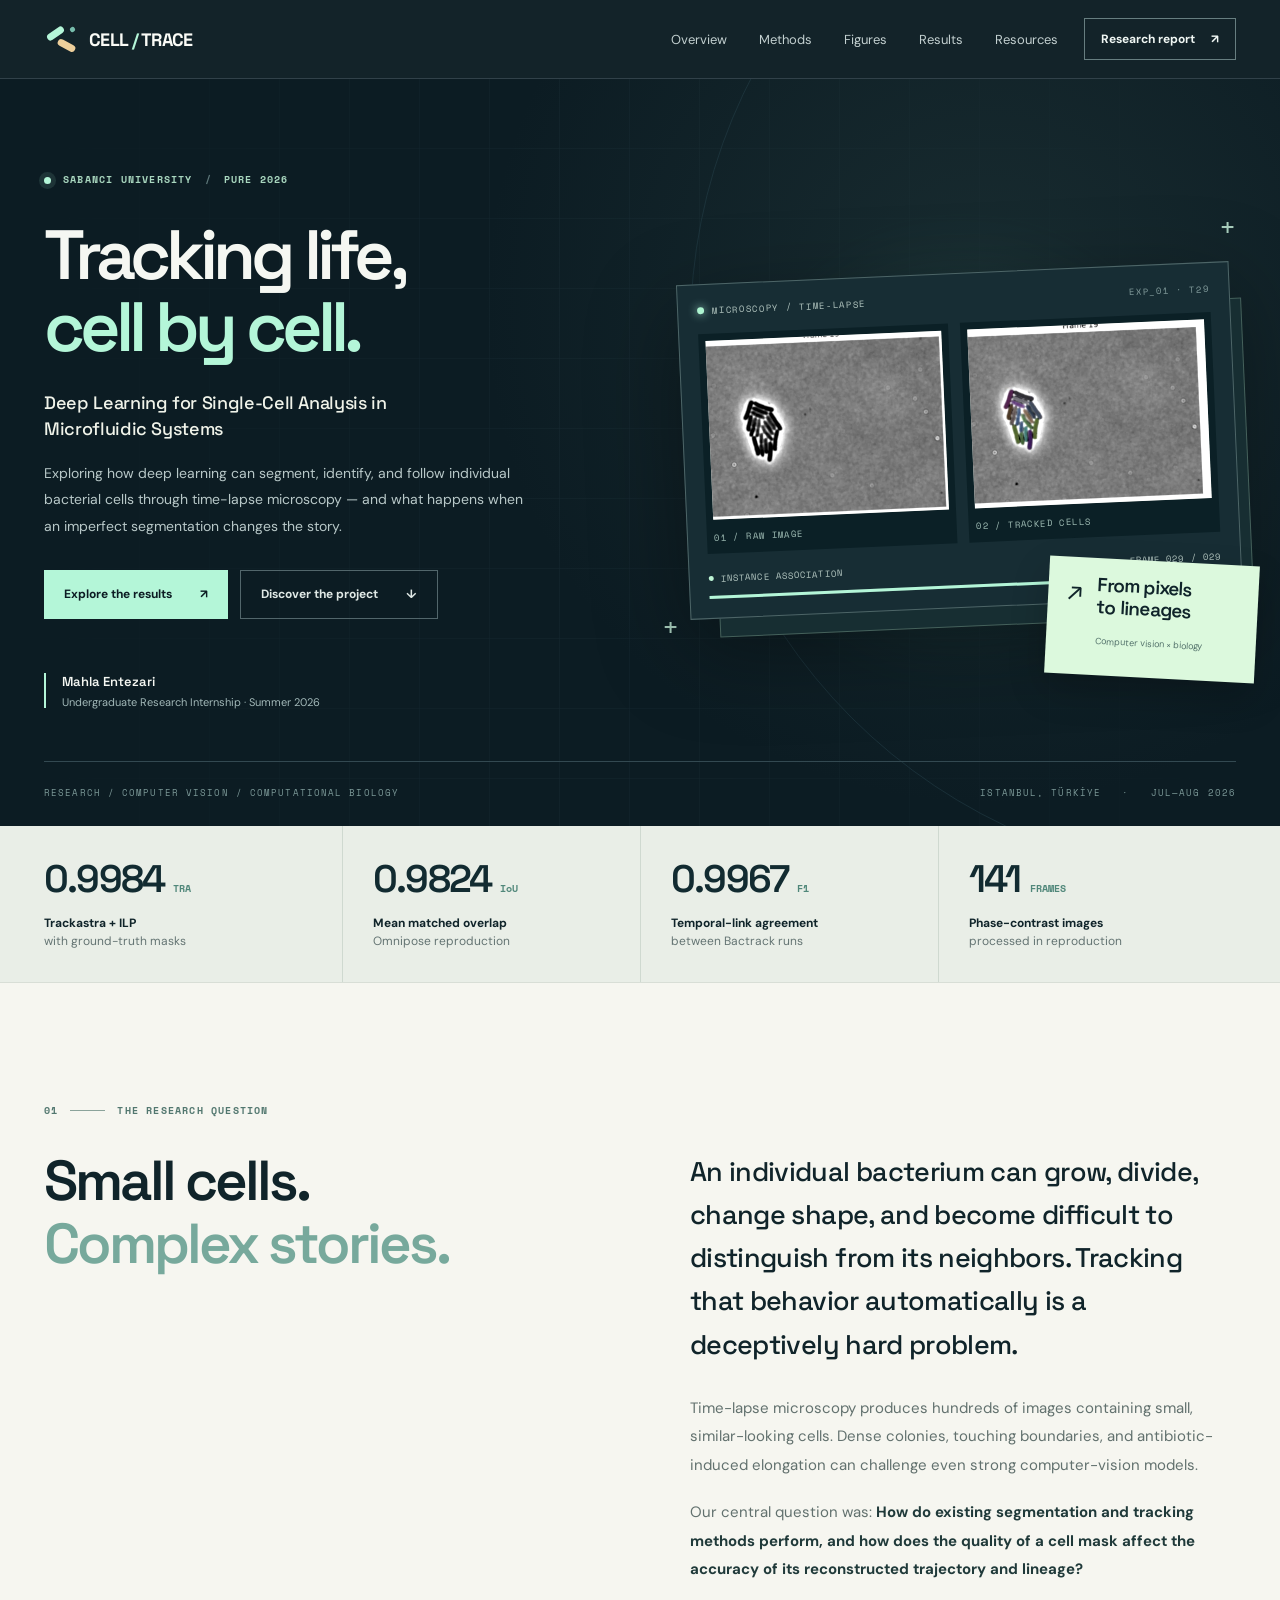
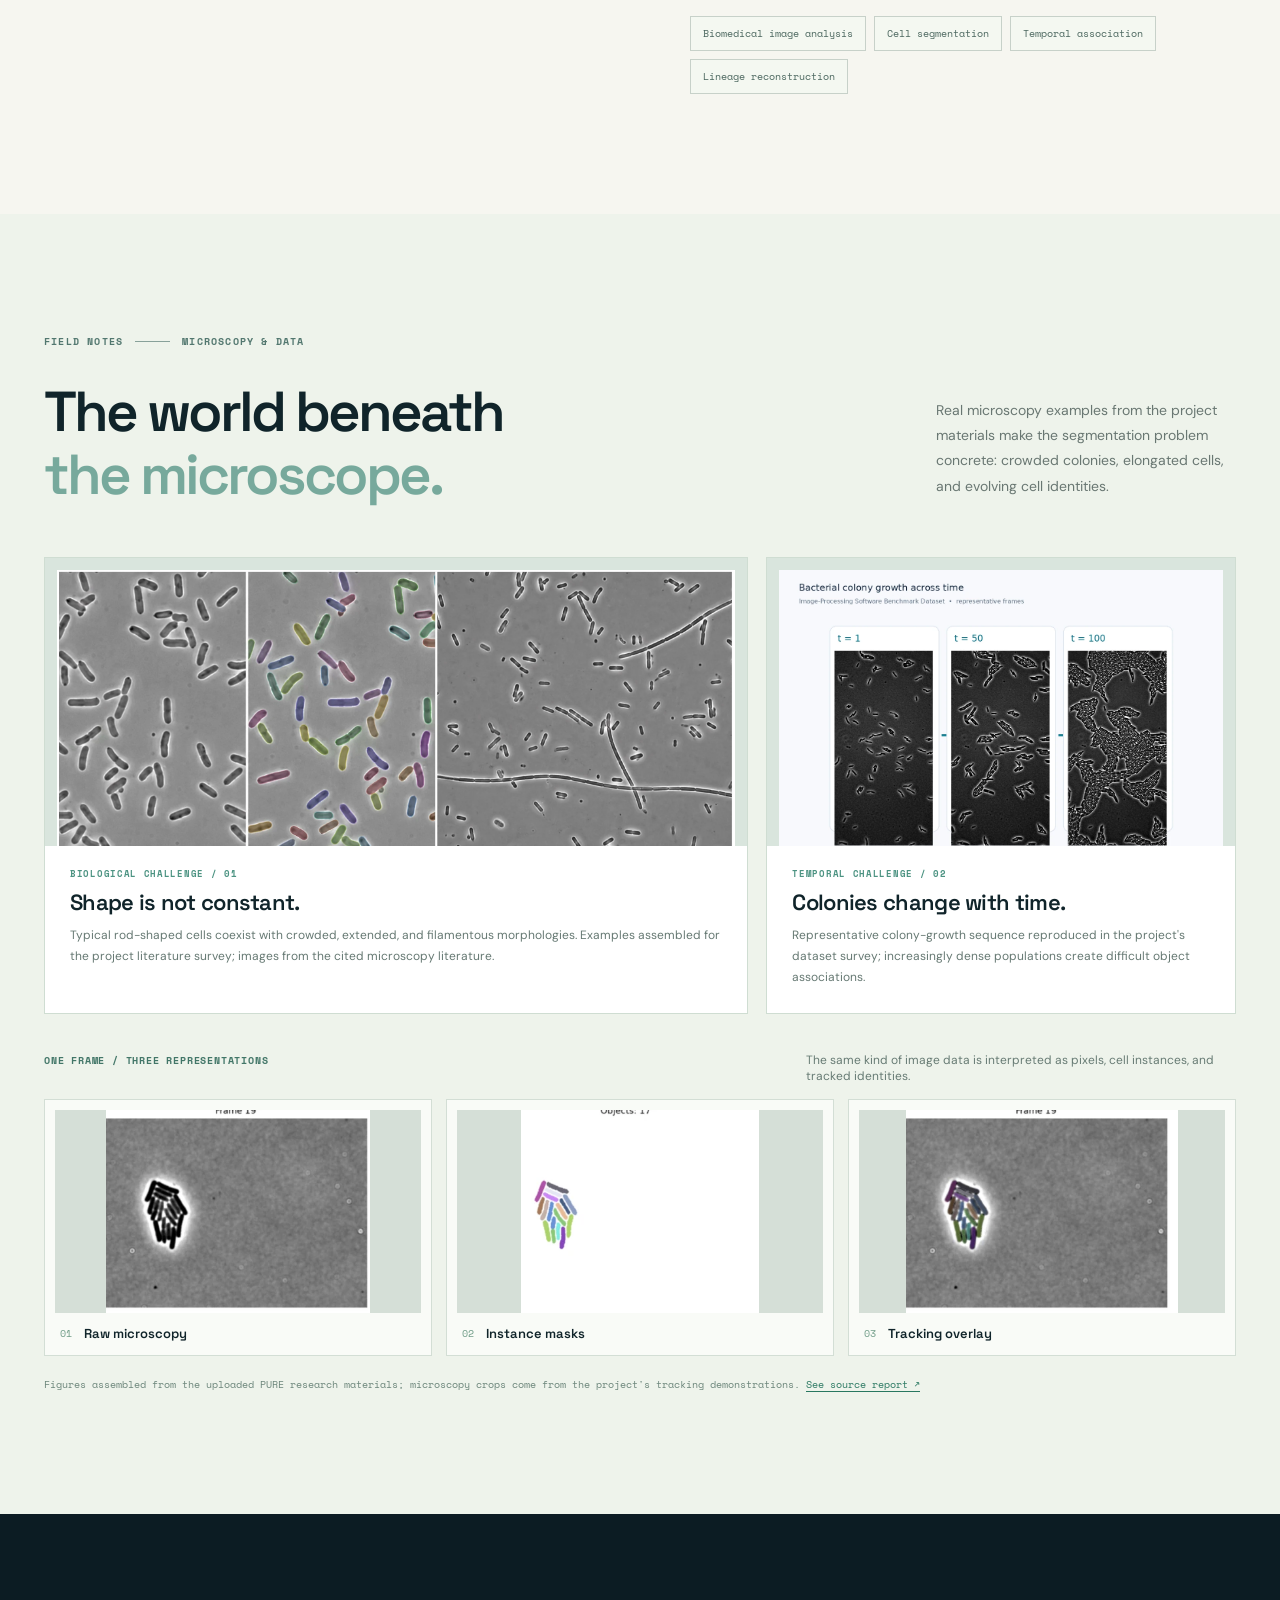
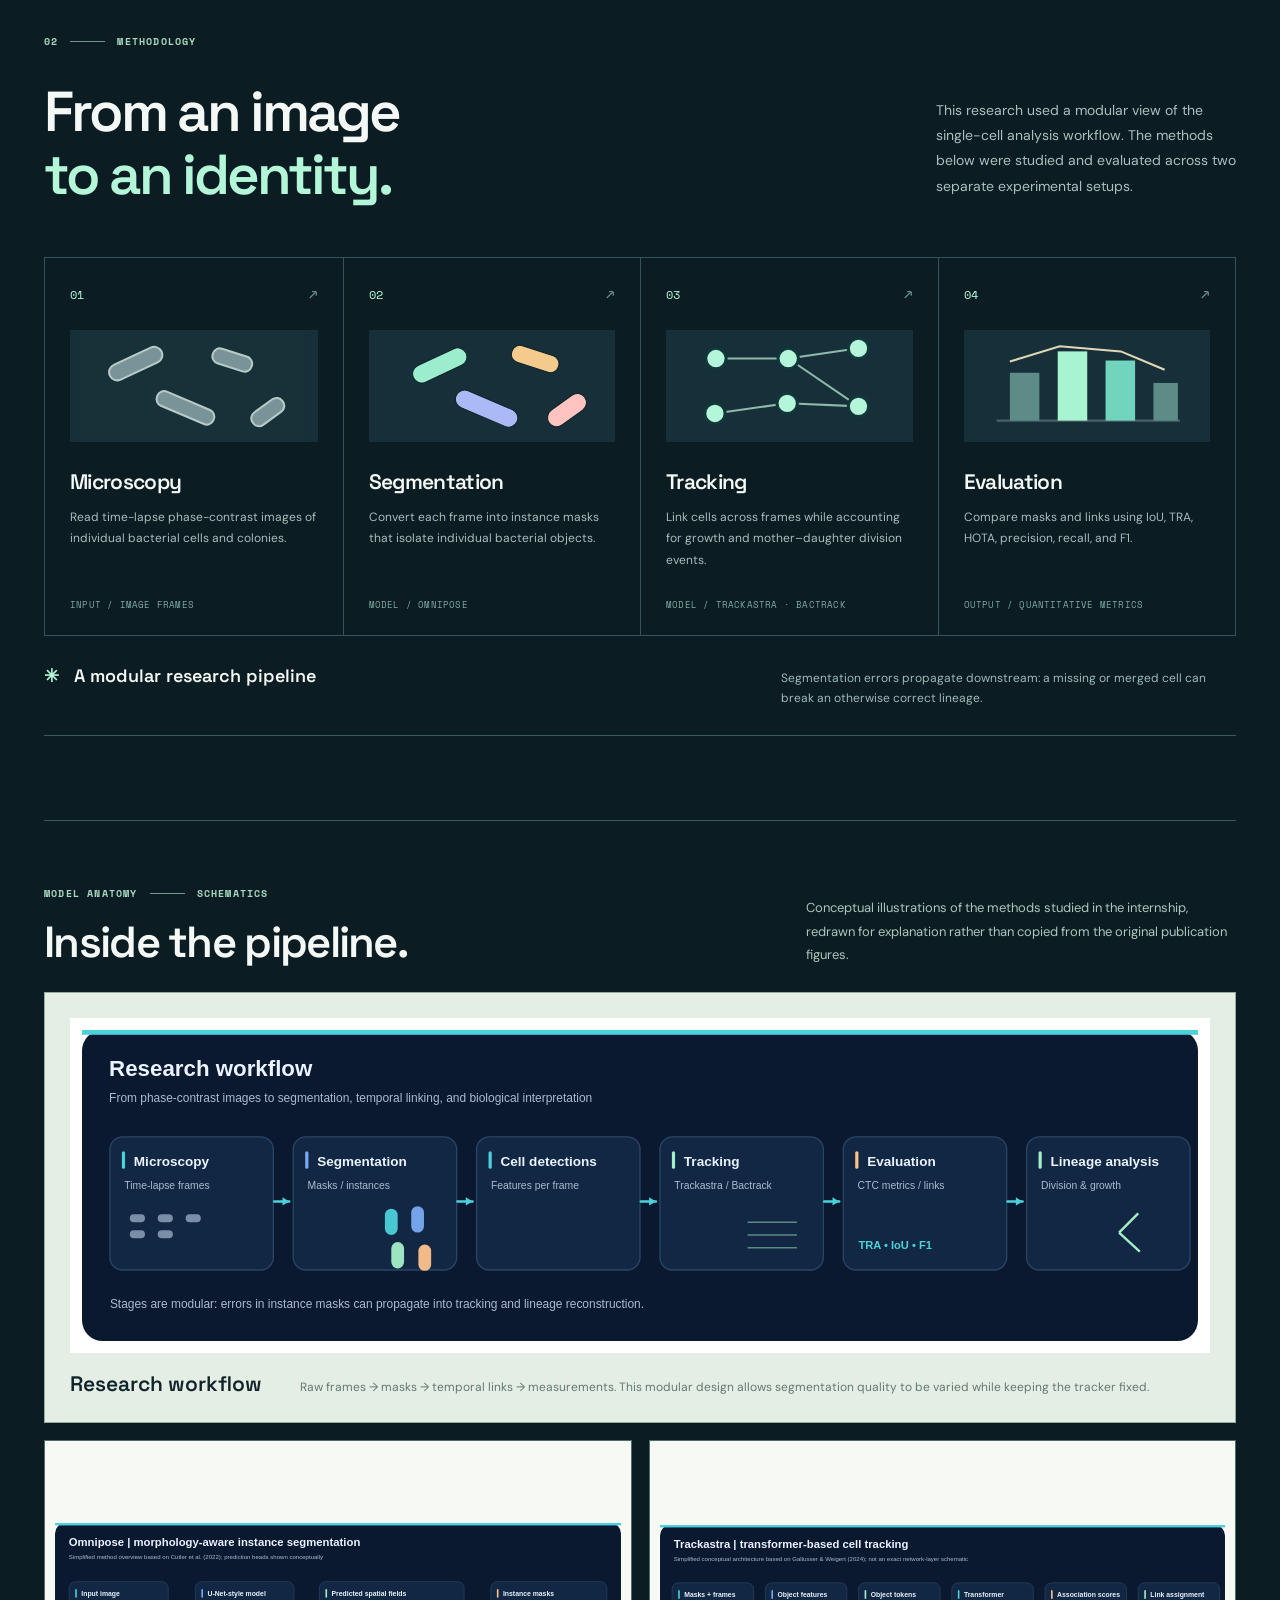
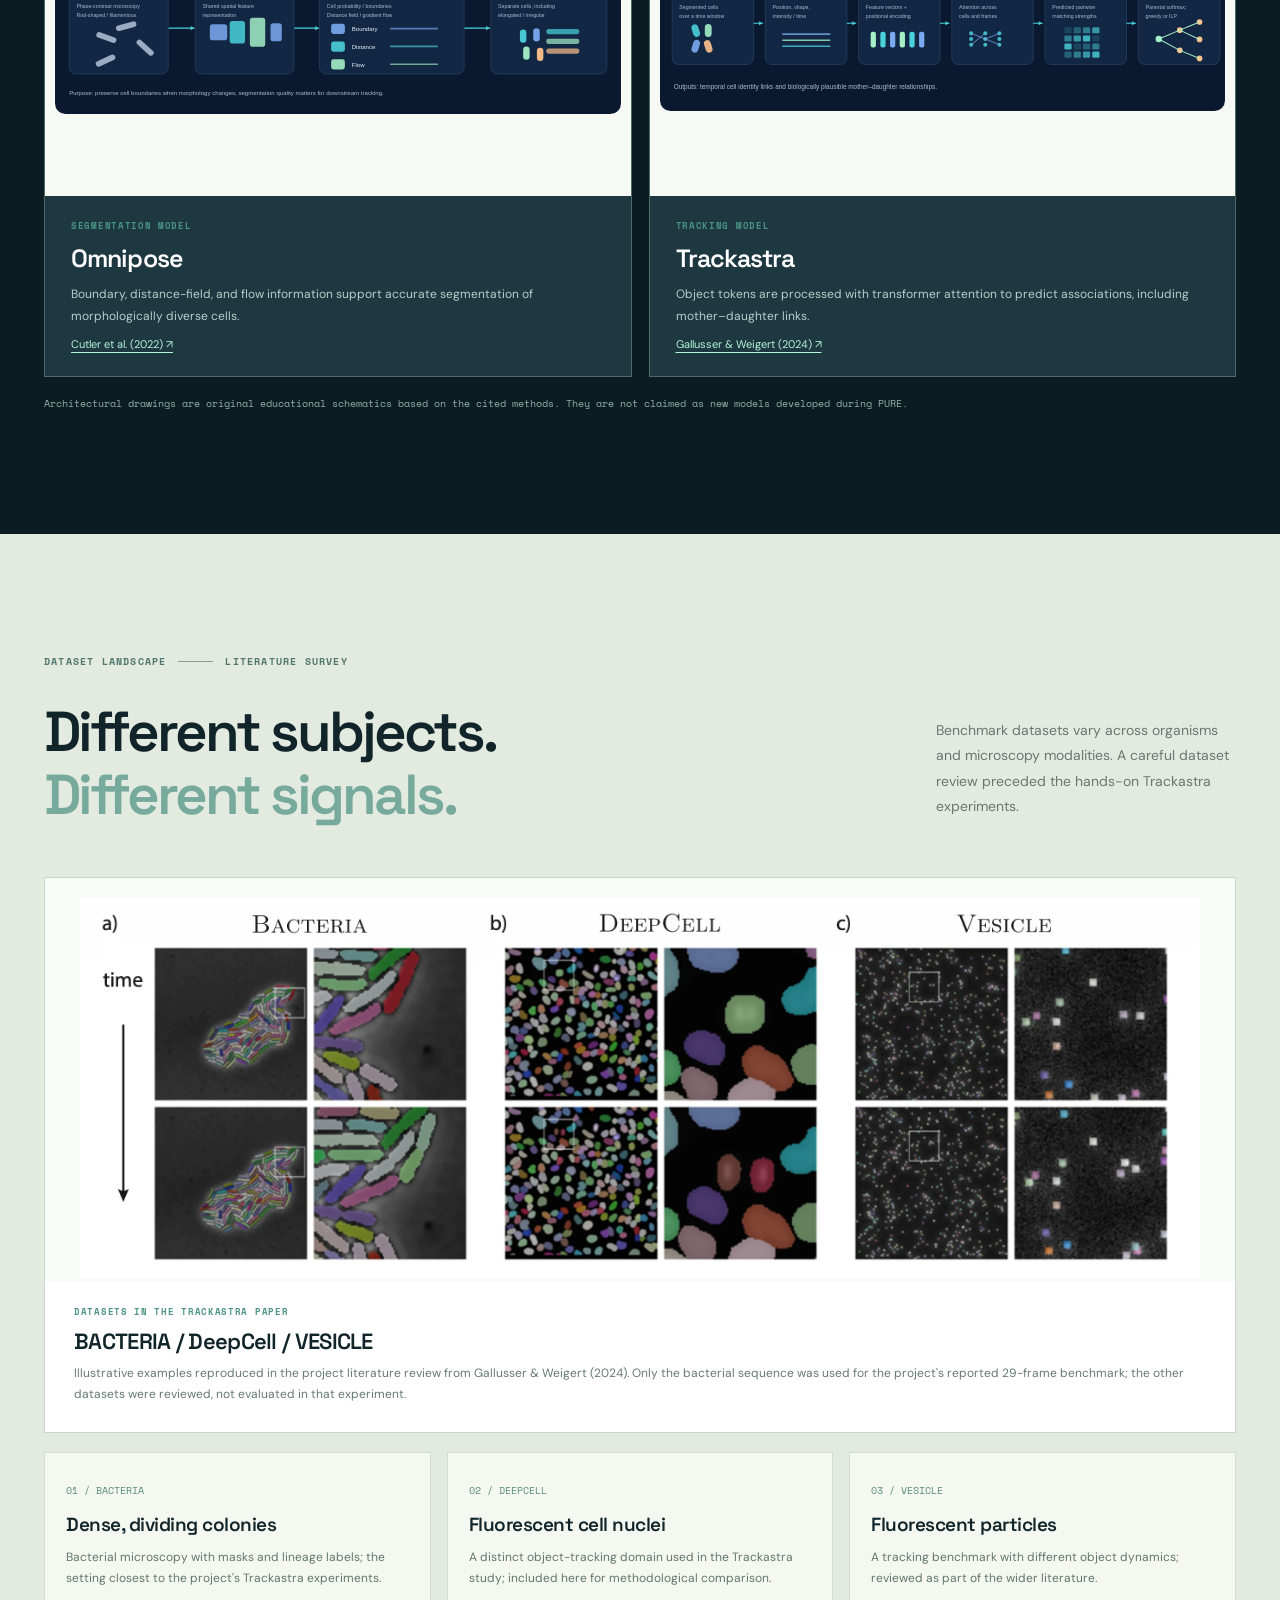
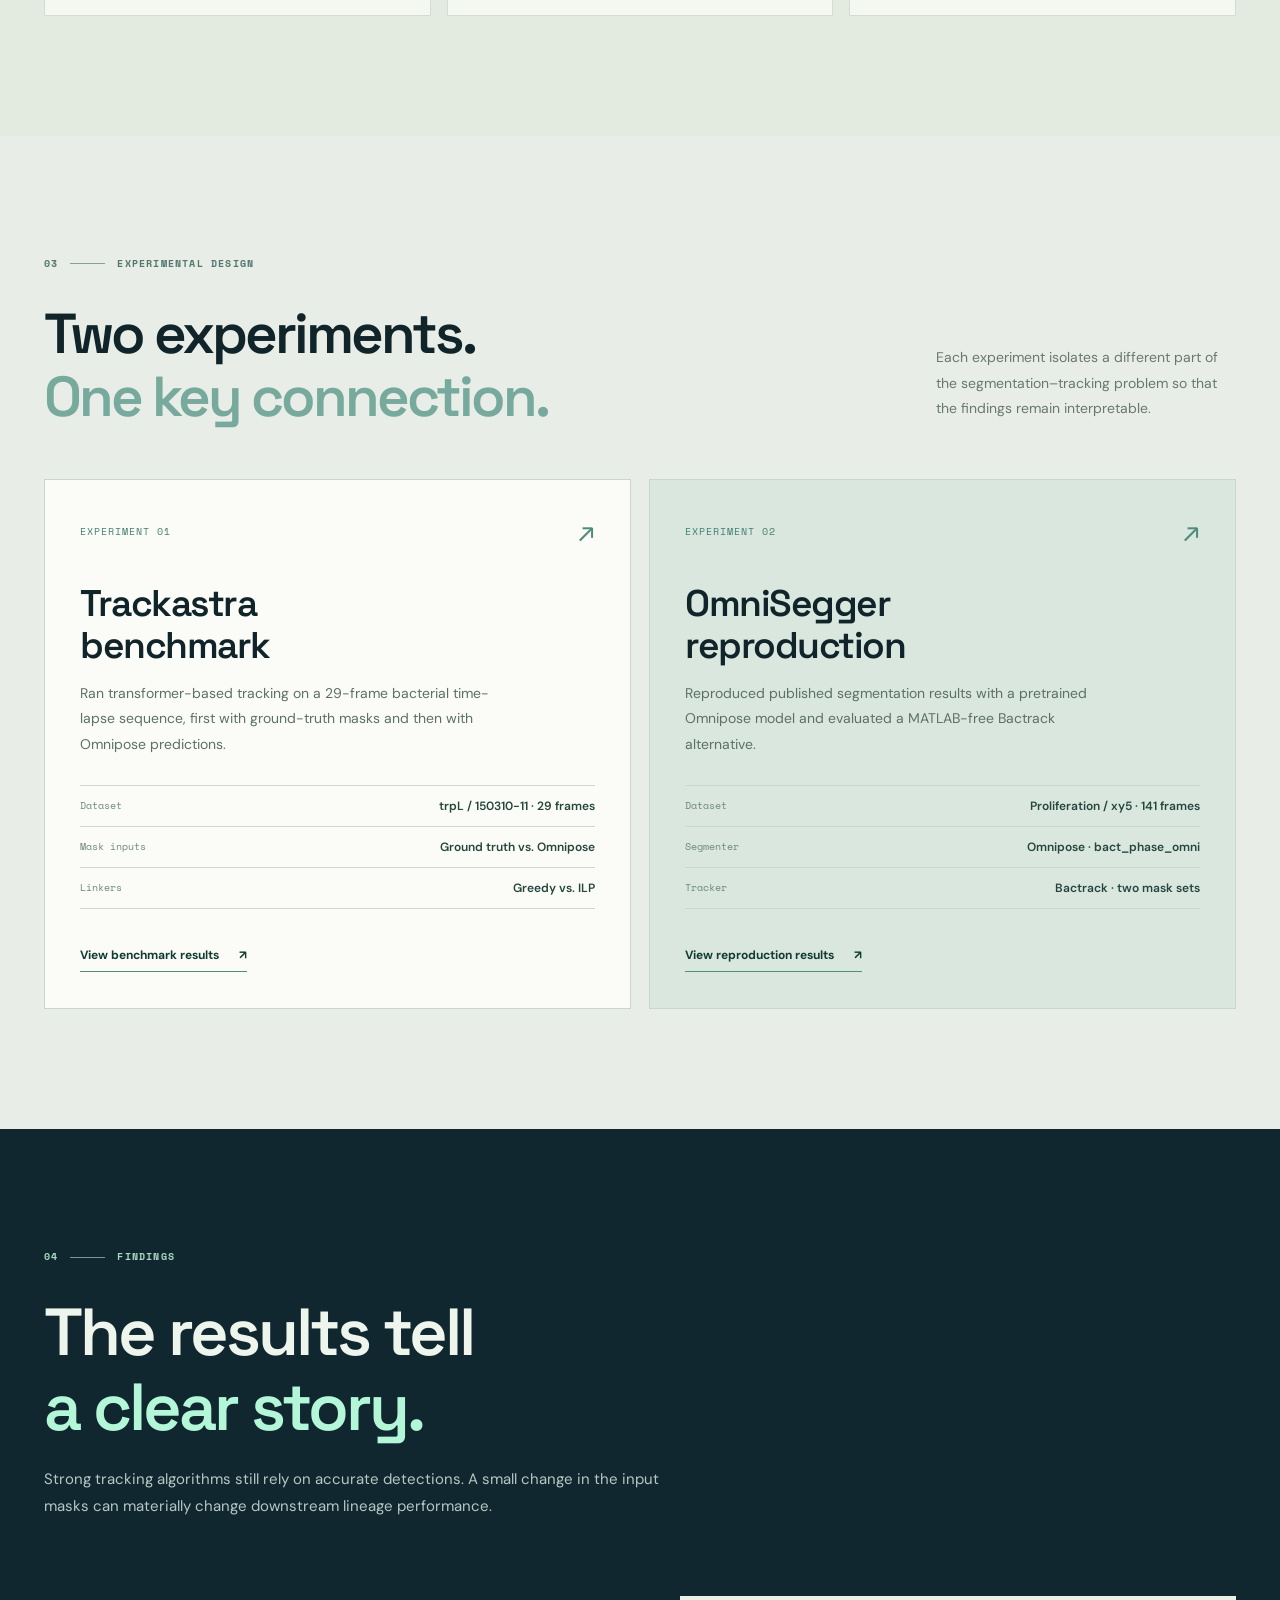
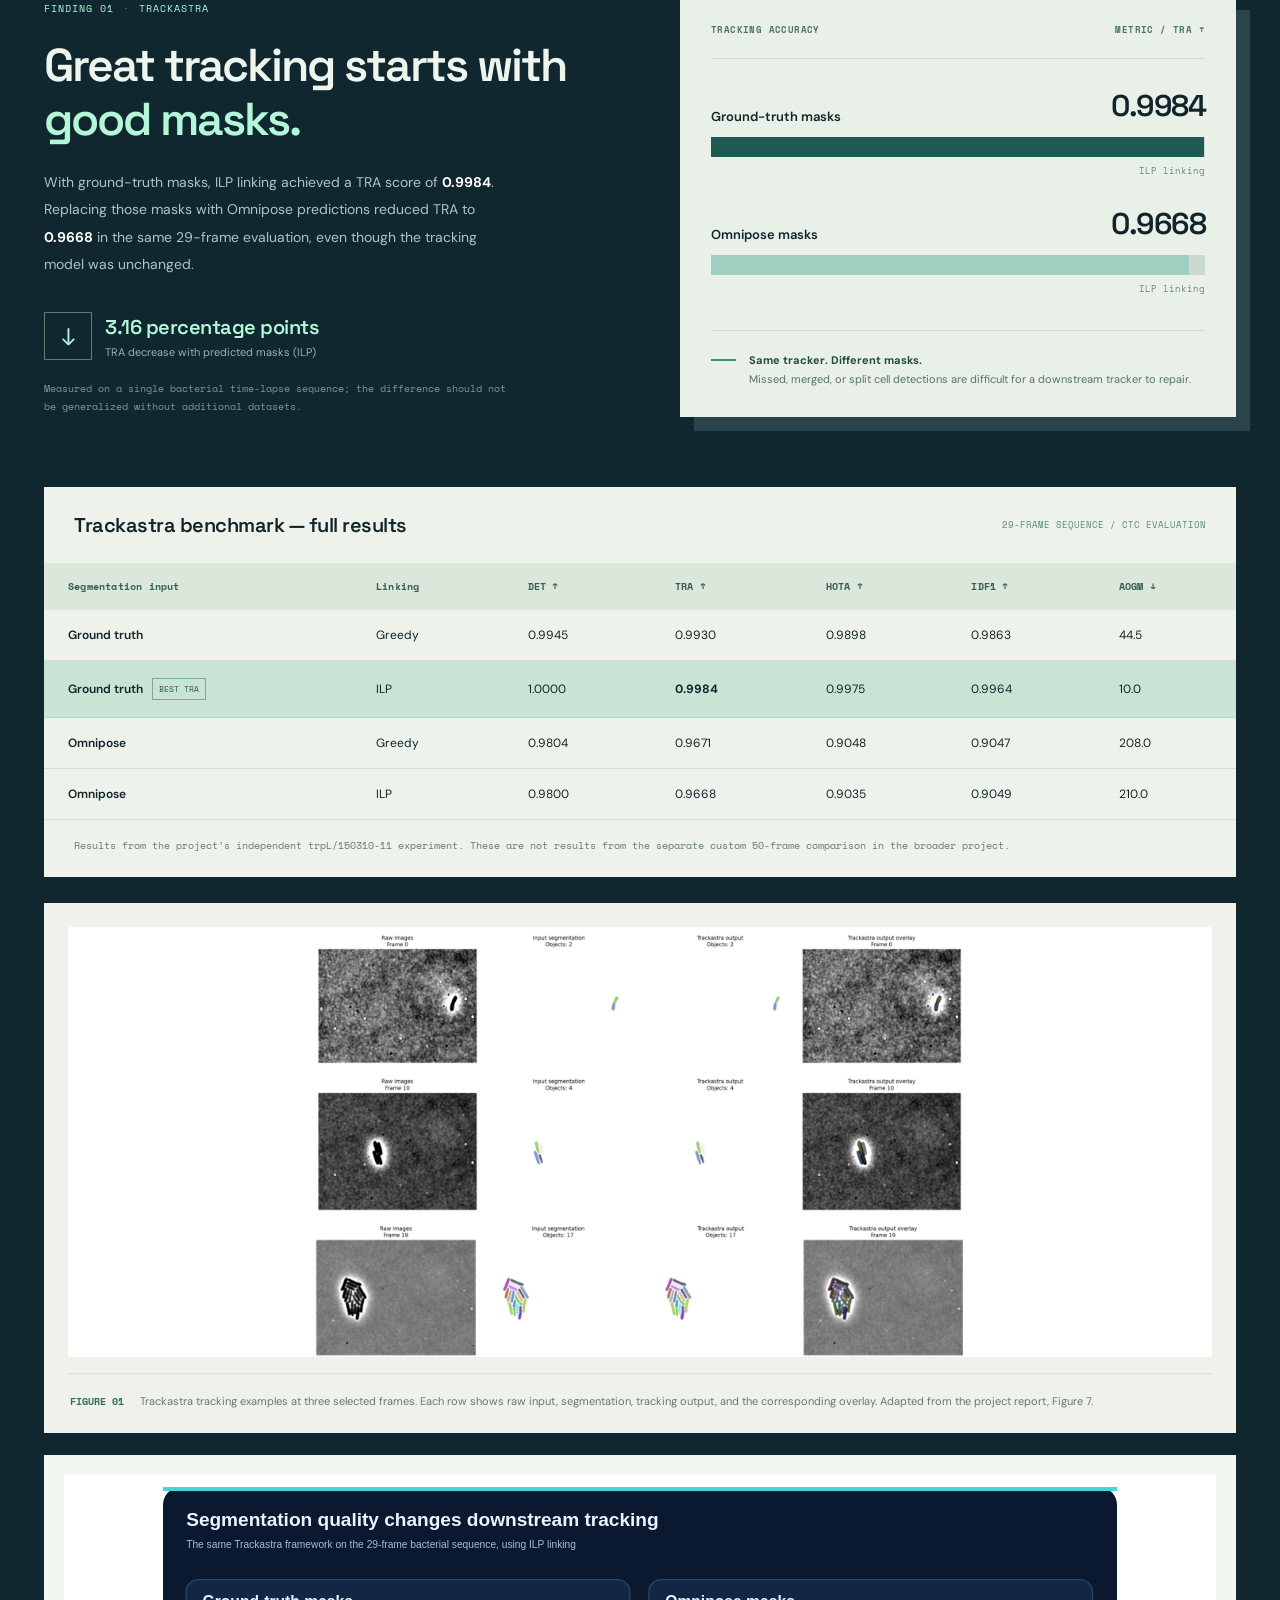
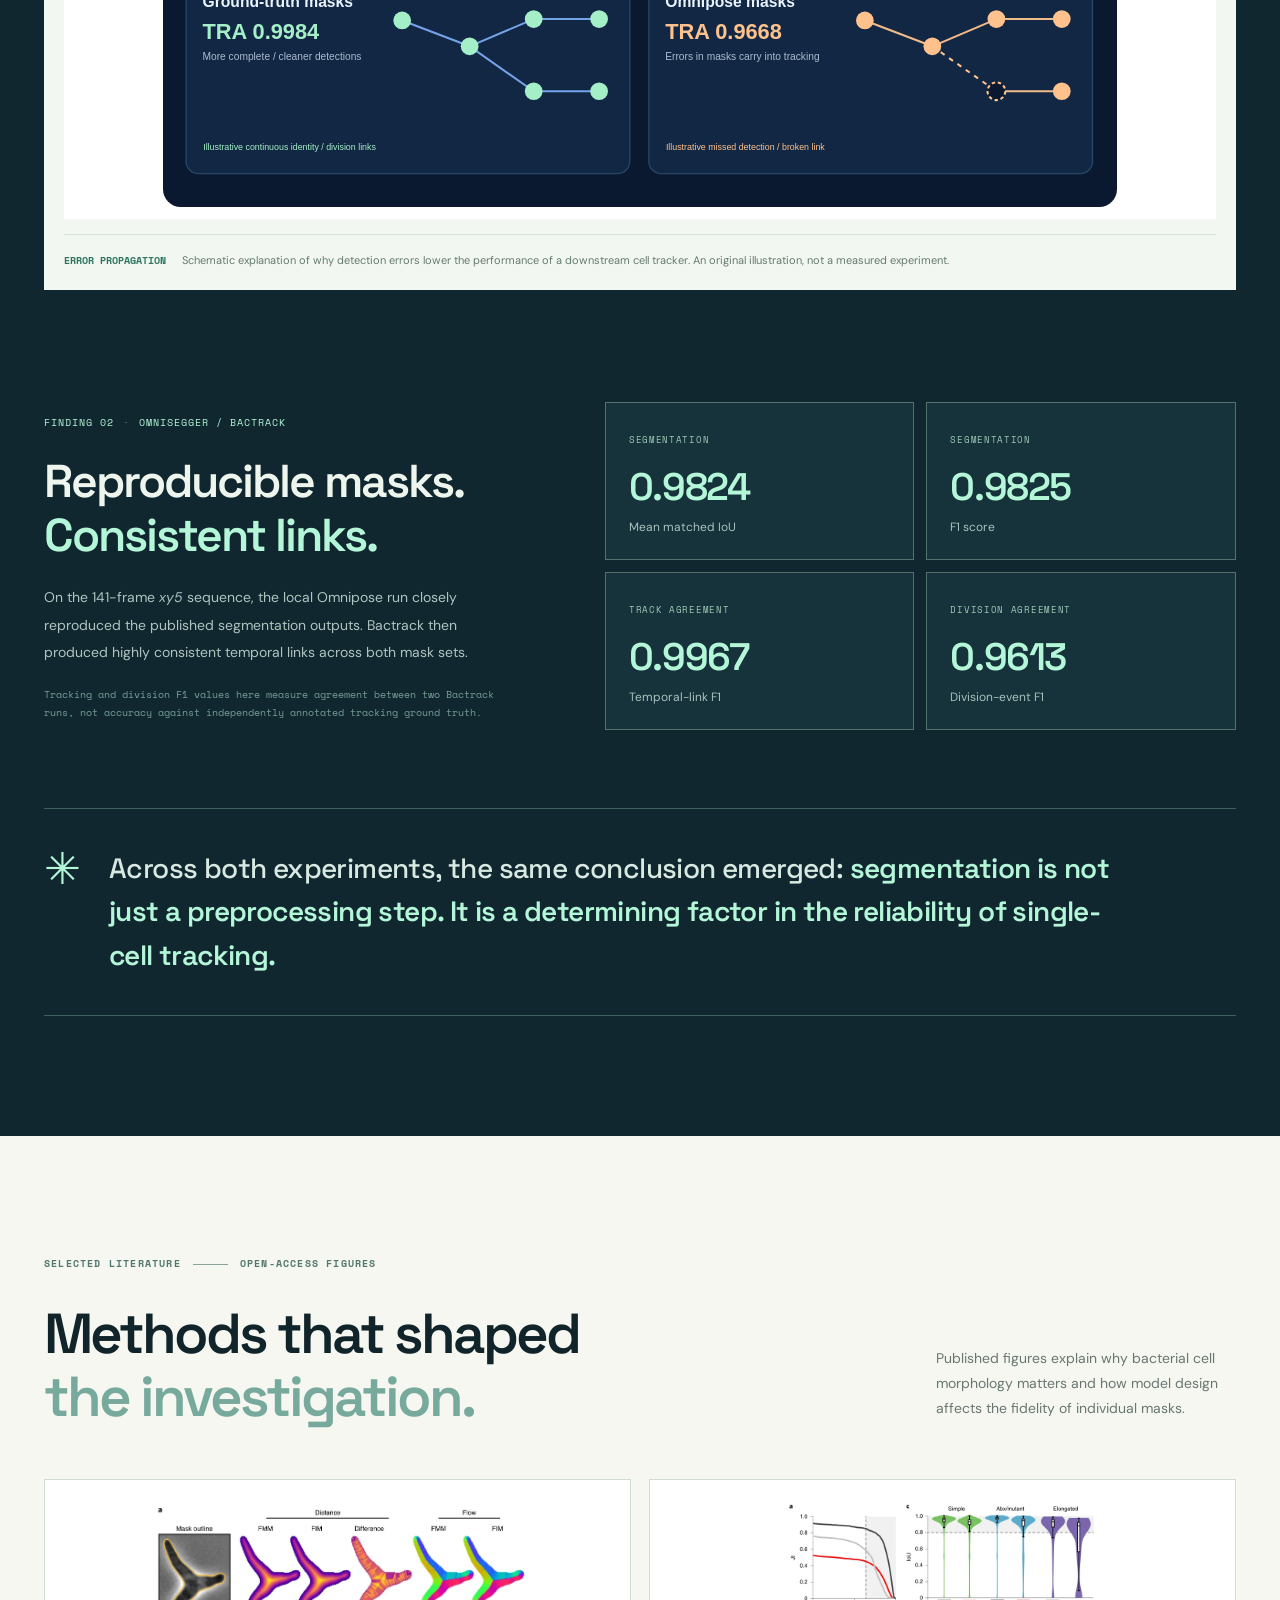
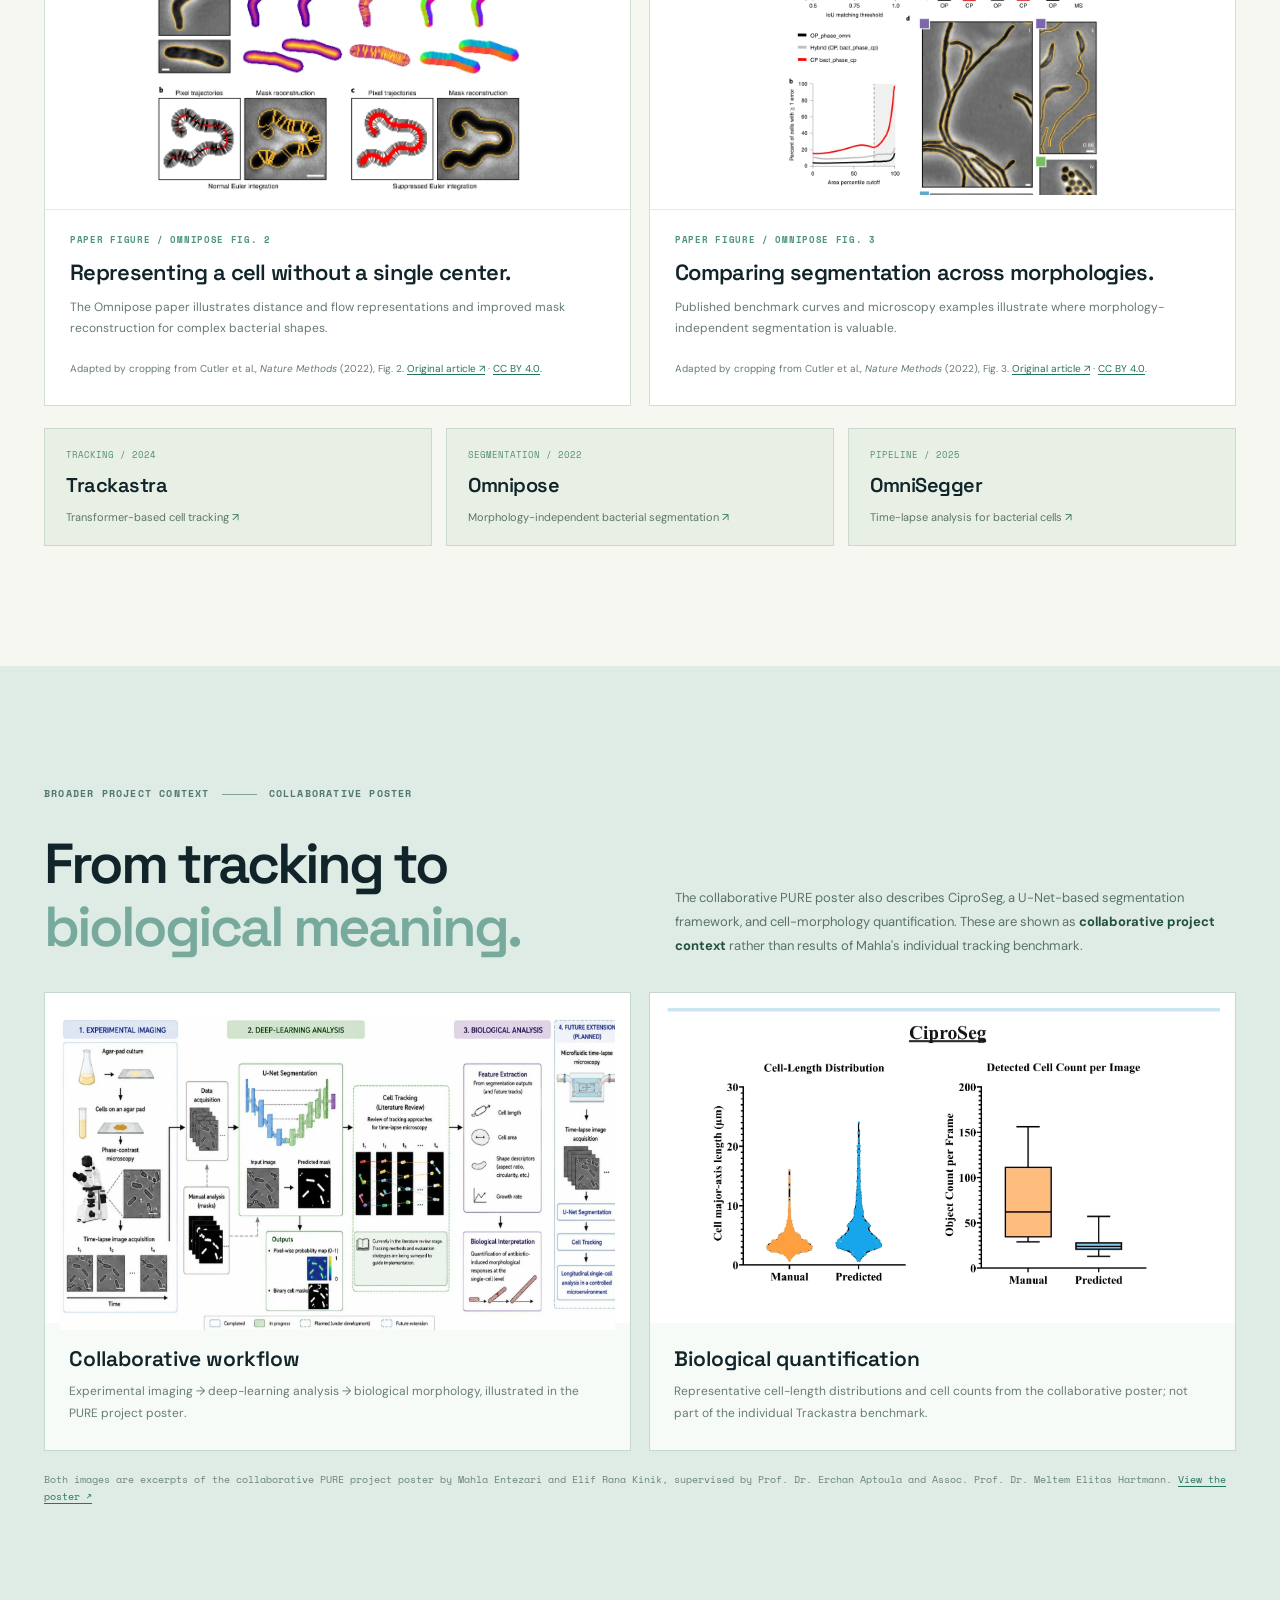
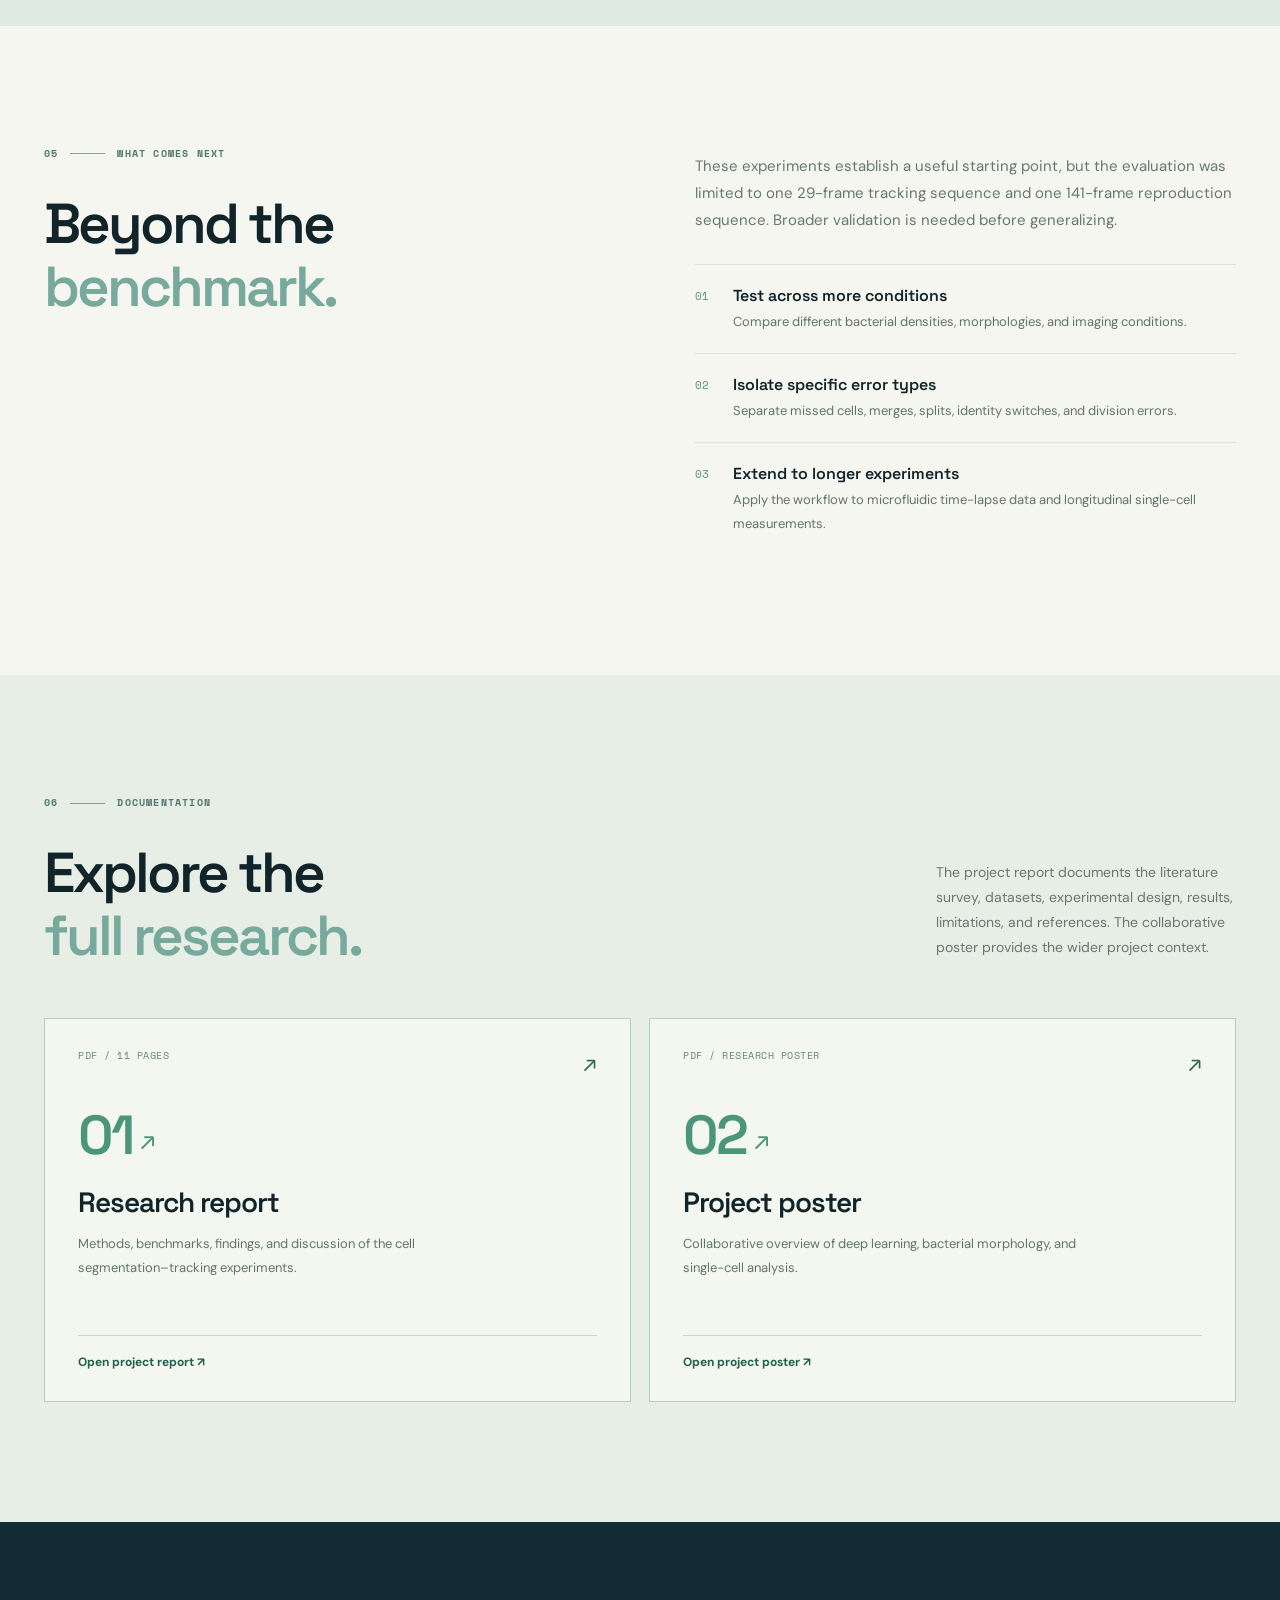
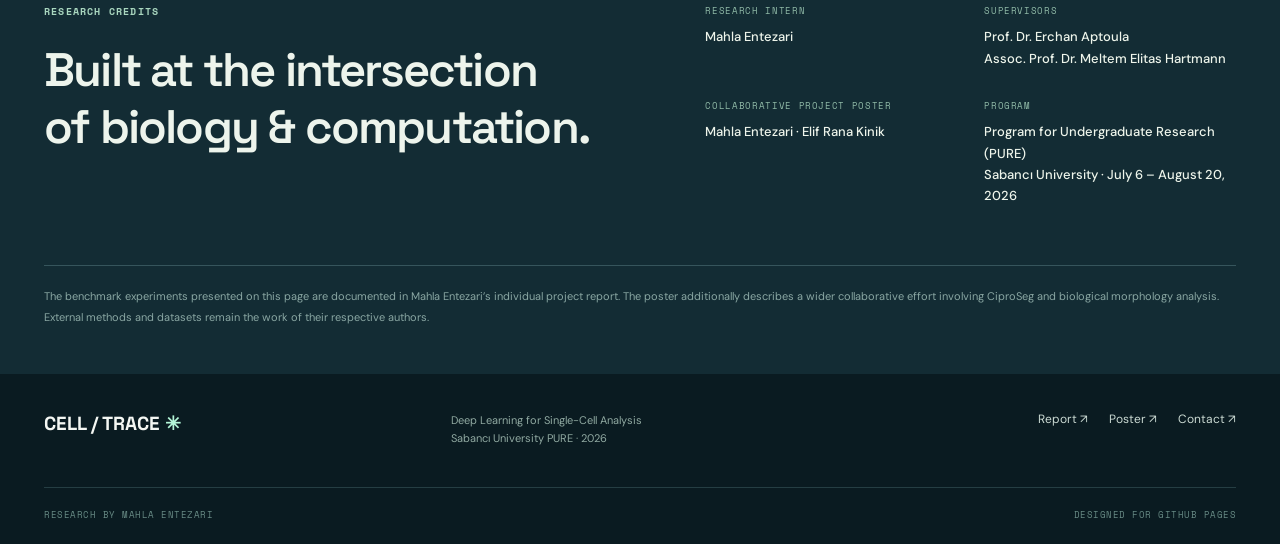
<file: index.html>
<!DOCTYPE html>
<html lang="en">
<head>
  <meta charset="UTF-8">
  <meta name="viewport" content="width=device-width, initial-scale=1">
  <meta name="theme-color" content="#0c1c23">
  <meta name="description" content="Deep Learning for Single-Cell Analysis in Microfluidic Systems — a 2026 Sabancı University PURE research project exploring bacterial cell segmentation, transformer-based tracking, and lineage analysis.">
  <meta name="author" content="Mahla Entezari">
  <meta property="og:type" content="website">
  <meta property="og:title" content="Deep Learning for Single-Cell Analysis | Mahla Entezari">
  <meta property="og:description" content="A computational microscopy research project: bacterial segmentation, Trackastra benchmarking, and OmniSegger reproduction at Sabancı University PURE 2026.">
  <title>Deep Learning for Single-Cell Analysis | Mahla Entezari</title>
  <link rel="icon" type="image/svg+xml" href="assets/favicon.svg">
  <link rel="preconnect" href="https://fonts.googleapis.com">
  <link rel="preconnect" href="https://fonts.gstatic.com" crossorigin>
  <link href="https://fonts.googleapis.com/css2?family=DM+Sans:wght@400;500;600;700&family=Space+Grotesk:wght@400;500;600;700&family=Space+Mono:wght@400;700&display=swap" rel="stylesheet">
  <link rel="stylesheet" href="styles.css">
</head>
<body>
  <a class="skip-link" href="#main">Skip to content</a>

  <header class="site-header">
    <nav class="nav shell" aria-label="Main navigation">
      <a href="#top" class="brand" aria-label="Single-cell project, back to top">
        <span class="brand-icon" aria-hidden="true"><span></span><span></span><span></span></span>
        <span class="brand-text">CELL<span> / </span>TRACE</span>
      </a>
      <div class="nav-links">
        <a href="#overview">Overview</a>
        <a href="#methods">Methods</a>
        <a href="#visuals">Figures</a>
        <a href="#results">Results</a>
        <a href="#resources">Resources</a>
      </div>
      <details class="mobile-menu">
        <summary>Menu <span aria-hidden="true">+</span></summary>
        <div class="mobile-menu-links">
          <a href="#overview">Overview</a>
          <a href="#methods">Methods</a>
          <a href="#visuals">Figures</a>
          <a href="#papers">Papers</a>
          <a href="#results">Results</a>
          <a href="#resources">Resources</a>
          <a href="assets/research-report.pdf" target="_blank" rel="noopener">Research report ↗</a>
        </div>
      </details>
      <a class="nav-cta" href="assets/research-report.pdf" target="_blank" rel="noopener">Research report <span aria-hidden="true">↗</span></a>
    </nav>
  </header>

  <main id="main">
    <section class="hero" id="top" aria-labelledby="hero-title">
      <div class="hero-noise" aria-hidden="true"></div>
      <div class="shell hero-grid">
        <div class="hero-copy">
          <div class="eyebrow eyebrow-light"><span class="eyebrow-dot"></span> SABANCI UNIVERSITY <span class="eyebrow-divider">/</span> PURE 2026</div>
          <h1 id="hero-title">Tracking life,<br><em>cell by cell.</em></h1>
          <p class="hero-project-name">Deep Learning for Single-Cell Analysis in Microfluidic Systems</p>
          <p class="hero-description">Exploring how deep learning can segment, identify, and follow individual bacterial cells through time-lapse microscopy — and what happens when an imperfect segmentation changes the story.</p>
          <div class="hero-actions">
            <a class="button button-accent" href="#results">Explore the results <span aria-hidden="true">↗</span></a>
            <a class="button button-outline" href="#overview">Discover the project <span aria-hidden="true">↓</span></a>
          </div>
          <div class="hero-byline"><span class="byline-line" aria-hidden="true"></span><div><strong>Mahla Entezari</strong><span>Undergraduate Research Internship · Summer 2026</span></div></div>
        </div>

        <div class="hero-visual" aria-label="Scientific image panel showing raw and tracked bacterial microscopy frames from the project report">
          <div class="visual-halo" aria-hidden="true"></div>
          <div class="microscope-panel">
            <div class="panel-bar"><div class="panel-led"><span></span> MICROSCOPY / TIME-LAPSE</div><div class="panel-id">EXP_01 · T29</div></div>
            <div class="panel-images">
              <figure class="panel-image"><div class="panel-image-frame"><img src="assets/microscopy-raw.webp" alt="Raw microscopy frame showing a small growing bacterial colony" width="404" height="312"></div><figcaption>01 / RAW IMAGE</figcaption></figure>
              <figure class="panel-image"><div class="panel-image-frame"><img src="assets/microscopy-tracked.webp" alt="The same bacterial colony with colored tracking identities overlaid" width="416" height="312"></div><figcaption>02 / TRACKED CELLS</figcaption></figure>
            </div>
            <div class="panel-bottom"><span class="signal-indicator"><i></i> INSTANCE ASSOCIATION</span><span>FRAME 029 / 029</span></div>
            <div class="progress-track"><span></span></div>
          </div>
          <div class="floating-note"><span class="floating-symbol" aria-hidden="true">↗</span><div><strong>From pixels<br>to lineages</strong><span>Computer vision × biology</span></div></div>
          <div class="visual-crosshair crosshair-a" aria-hidden="true">+</div><div class="visual-crosshair crosshair-b" aria-hidden="true">+</div>
        </div>
      </div>
      <div class="shell hero-footer"><span>RESEARCH / COMPUTER VISION / COMPUTATIONAL BIOLOGY</span><span>ISTANBUL, TÜRKİYE &nbsp; · &nbsp; JUL—AUG 2026</span></div>
    </section>

    <section class="metrics-section" aria-label="Selected project metrics">
      <div class="shell metrics-grid">
        <div class="metric"><div class="metric-value">0.9984<span class="metric-plus">TRA</span></div><p>Trackastra + ILP<br><span>with ground-truth masks</span></p></div>
        <div class="metric"><div class="metric-value">0.9824<span class="metric-plus">IoU</span></div><p>Mean matched overlap<br><span>Omnipose reproduction</span></p></div>
        <div class="metric"><div class="metric-value">0.9967<span class="metric-plus">F1</span></div><p>Temporal-link agreement<br><span>between Bactrack runs</span></p></div>
        <div class="metric"><div class="metric-value">141<span class="metric-plus">FRAMES</span></div><p>Phase-contrast images<br><span>processed in reproduction</span></p></div>
      </div>
    </section>

    <section class="section overview" id="overview" aria-labelledby="overview-title">
      <div class="shell section-grid">
        <div class="section-intro"><div class="eyebrow">01 <span class="eyebrow-rule"></span> THE RESEARCH QUESTION</div><h2 id="overview-title">Small cells.<br><span>Complex stories.</span></h2></div>
        <div class="overview-body"><p class="lead">An individual bacterium can grow, divide, change shape, and become difficult to distinguish from its neighbors. Tracking that behavior automatically is a deceptively hard problem.</p><p>Time-lapse microscopy produces hundreds of images containing small, similar-looking cells. Dense colonies, touching boundaries, and antibiotic-induced elongation can challenge even strong computer-vision models.</p><p>Our central question was: <strong>How do existing segmentation and tracking methods perform, and how does the quality of a cell mask affect the accuracy of its reconstructed trajectory and lineage?</strong></p><div class="research-tags" aria-label="Research themes"><span>Biomedical image analysis</span><span>Cell segmentation</span><span>Temporal association</span><span>Lineage reconstruction</span></div></div>
      </div>
    </section>


    <section class="section visual-atlas-section" id="visuals" aria-labelledby="visuals-title">
      <div class="shell">
        <div class="section-heading">
          <div><div class="eyebrow">FIELD NOTES <span class="eyebrow-rule"></span> MICROSCOPY &amp; DATA</div><h2 id="visuals-title">The world beneath<br><span>the microscope.</span></h2></div>
          <p>Real microscopy examples from the project materials make the segmentation problem concrete: crowded colonies, elongated cells, and evolving cell identities.</p>
        </div>
        <div class="atlas-grid">
          <figure class="visual-card visual-card-feature">
            <a class="figure-image-link" href="assets/bacterial-morphologies.webp" target="_blank" rel="noopener" aria-label="Open enlarged examples of bacterial cell morphology"><img src="assets/bacterial-morphologies.webp" loading="lazy" decoding="async" width="2074" height="892" alt="Phase-contrast microscopy examples showing rod-shaped, segmented, touching, and highly elongated bacterial cells"></a>
            <figcaption><span class="visual-kicker">BIOLOGICAL CHALLENGE / 01</span><strong>Shape is not constant.</strong><span>Typical rod-shaped cells coexist with crowded, extended, and filamentous morphologies. Examples assembled for the project literature survey; images from the cited microscopy literature.</span></figcaption>
          </figure>
          <figure class="visual-card">
            <a class="figure-image-link" href="assets/colony-growth-timelapse.webp" target="_blank" rel="noopener" aria-label="Open enlarged bacterial colony time-lapse comparison"><img src="assets/colony-growth-timelapse.webp" loading="lazy" decoding="async" width="1160" height="725" alt="Three representative time-lapse frames illustrating how a bacterial colony becomes more densely packed over time"></a>
            <figcaption><span class="visual-kicker">TEMPORAL CHALLENGE / 02</span><strong>Colonies change with time.</strong><span>Representative colony-growth sequence reproduced in the project's dataset survey; increasingly dense populations create difficult object associations.</span></figcaption>
          </figure>
        </div>
        <div class="microtask-heading"><span>ONE FRAME / THREE REPRESENTATIONS</span><p>The same kind of image data is interpreted as pixels, cell instances, and tracked identities.</p></div>
        <div class="microtask-grid">
          <figure><a href="assets/microscopy-raw.webp" target="_blank" rel="noopener"><img src="assets/microscopy-raw.webp" loading="lazy" decoding="async" width="404" height="312" alt="Grayscale microscopy frame of bacterial cell colony"></a><figcaption><span>01</span> Raw microscopy</figcaption></figure>
          <figure><a href="assets/microscopy-masks.webp" target="_blank" rel="noopener"><img src="assets/microscopy-masks.webp" loading="lazy" decoding="async" width="364" height="312" alt="Colored instance segmentation masks separating bacteria in the same frame"></a><figcaption><span>02</span> Instance masks</figcaption></figure>
          <figure><a href="assets/microscopy-tracked.webp" target="_blank" rel="noopener"><img src="assets/microscopy-tracked.webp" loading="lazy" decoding="async" width="416" height="312" alt="Tracking overlay with colored cell identities on a grayscale microscopy frame"></a><figcaption><span>03</span> Tracking overlay</figcaption></figure>
        </div>
        <p class="asset-credit">Figures assembled from the uploaded PURE research materials; microscopy crops come from the project's tracking demonstrations. <a href="assets/research-report.pdf" target="_blank" rel="noopener">See source report ↗</a></p>
      </div>
    </section>

    <section class="section methods-section" id="methods" aria-labelledby="methods-title">
      <div class="shell">
        <div class="section-heading section-heading-on-dark"><div><div class="eyebrow eyebrow-light">02 <span class="eyebrow-rule"></span> METHODOLOGY</div><h2 id="methods-title">From an image<br><span>to an identity.</span></h2></div><p>This research used a modular view of the single-cell analysis workflow. The methods below were studied and evaluated across two separate experimental setups.</p></div>
        <div class="method-flow" aria-label="Conceptual segmentation and tracking workflow">
          <article class="flow-card"><div class="flow-num">01 <span class="flow-arrow" aria-hidden="true">↗</span></div><div class="flow-art flow-art-image"><svg viewBox="0 0 220 110" role="img" aria-label="Illustration of phase-contrast bacteria"><rect x="0" y="0" width="220" height="110" fill="#173139"/><g fill="#88a5a8" stroke="#d3e2df" stroke-width="2" opacity=".86"><rect x="25" y="25" width="56" height="16" rx="8" transform="rotate(-25 53 33)"/><rect x="128" y="22" width="40" height="15" rx="7" transform="rotate(18 148 29)"/><rect x="72" y="69" width="60" height="15" rx="7" transform="rotate(23 102 76)"/><rect x="165" y="73" width="36" height="15" rx="7" transform="rotate(-36 183 81)"/></g></svg></div><h3>Microscopy</h3><p>Read time-lapse phase-contrast images of individual bacterial cells and colonies.</p><div class="flow-meta">INPUT / IMAGE FRAMES</div></article>
          <article class="flow-card"><div class="flow-num">02 <span class="flow-arrow" aria-hidden="true">↗</span></div><div class="flow-art"><svg viewBox="0 0 220 110" role="img" aria-label="Illustration of distinct cell segmentation masks"><g stroke="#0e2328" stroke-width="1"><rect x="30" y="26" width="57" height="18" rx="9" transform="rotate(-25 58 35)" fill="#9bedcd"/><rect x="128" y="20" width="48" height="17" rx="8" transform="rotate(18 152 29)" fill="#f5cb8d"/><rect x="72" y="68" width="65" height="18" rx="9" transform="rotate(23 104 77)" fill="#acb9f7"/><rect x="162" y="70" width="43" height="18" rx="9" transform="rotate(-36 183 79)" fill="#ffc4bf"/></g></svg></div><h3>Segmentation</h3><p>Convert each frame into instance masks that isolate individual bacterial objects.</p><div class="flow-meta">MODEL / OMNIPOSE</div></article>
          <article class="flow-card"><div class="flow-num">03 <span class="flow-arrow" aria-hidden="true">↗</span></div><div class="flow-art"><svg viewBox="0 0 220 110" role="img" aria-label="Illustration of temporal connections between cells"><g stroke="#8dbaa9" stroke-width="2" fill="none"><path d="M38 28 L109 28 L178 18"/><path d="M109 28 L178 75"/><path d="M37 82 L108 72 L179 75"/></g><g fill="#b4f6d9" stroke="#12363a" stroke-width="3"><circle cx="38" cy="28" r="10"/><circle cx="109" cy="28" r="10"/><circle cx="178" cy="18" r="10"/><circle cx="178" cy="75" r="10"/><circle cx="37" cy="82" r="10"/><circle cx="108" cy="72" r="10"/></g></svg></div><h3>Tracking</h3><p>Link cells across frames while accounting for growth and mother–daughter division events.</p><div class="flow-meta">MODEL / TRACKASTRA · BACTRACK</div></article>
          <article class="flow-card"><div class="flow-num">04 <span class="flow-arrow" aria-hidden="true">↗</span></div><div class="flow-art"><svg viewBox="0 0 220 110" role="img" aria-label="Illustration of measured tracking accuracy"><path d="M21 89H201" stroke="#49626b" stroke-width="2"/><rect x="34" y="42" width="29" height="47" fill="#5d8b87"/><rect x="81" y="21" width="29" height="68" fill="#a8f3d0"/><rect x="128" y="30" width="29" height="59" fill="#70d5bc"/><rect x="175" y="52" width="24" height="37" fill="#5d8b87"/><path d="M34 31L83 16L143 21L186 39" stroke="#dfd8b4" stroke-width="2" fill="none"/></svg></div><h3>Evaluation</h3><p>Compare masks and links using IoU, TRA, HOTA, precision, recall, and F1.</p><div class="flow-meta">OUTPUT / QUANTITATIVE METRICS</div></article>
        </div>
        <div class="methods-bottom"><span><span class="bottom-accent" aria-hidden="true">✳</span> A modular research pipeline</span><p>Segmentation errors propagate downstream: a missing or merged cell can break an otherwise correct lineage.</p></div>

        <div class="architecture-block" aria-labelledby="architecture-title">
          <div class="architecture-intro"><div><div class="eyebrow eyebrow-light">MODEL ANATOMY <span class="eyebrow-rule"></span> SCHEMATICS</div><h3 id="architecture-title">Inside the pipeline.</h3></div><p>Conceptual illustrations of the methods studied in the internship, redrawn for explanation rather than copied from the original publication figures.</p></div>
          <figure class="architecture-main">
            <a href="assets/research-workflow.svg" target="_blank" rel="noopener" aria-label="Open full-resolution research workflow diagram"><img src="assets/research-workflow.svg" loading="lazy" width="1200" height="430" alt="Conceptual research workflow linking microscopy, segmentation, temporal tracking, and evaluation"></a>
            <figcaption><strong>Research workflow</strong><span>Raw frames → masks → temporal links → measurements. This modular design allows segmentation quality to be varied while keeping the tracker fixed.</span></figcaption>
          </figure>
          <div class="architecture-grid">
            <figure class="architecture-card">
              <a href="assets/omnipose-concept.svg" target="_blank" rel="noopener"><img src="assets/omnipose-concept.svg" loading="lazy" width="1200" height="520" alt="Original conceptual drawing of the Omnipose model pipeline, including image input, learned boundary and distance/flow information, and instance mask reconstruction"></a>
              <figcaption><span class="visual-kicker">SEGMENTATION MODEL</span><strong>Omnipose</strong><p>Boundary, distance-field, and flow information support accurate segmentation of morphologically diverse cells.</p><a href="https://doi.org/10.1038/s41592-022-01639-4" target="_blank" rel="noopener">Cutler et al. (2022) ↗</a></figcaption>
            </figure>
            <figure class="architecture-card">
              <a href="assets/trackastra-architecture.svg" target="_blank" rel="noopener"><img src="assets/trackastra-architecture.svg" loading="lazy" width="1200" height="520" alt="Original conceptual drawing of Trackastra with object tokens, encoder decoder transformer, pairwise association matrix and ILP linking"></a>
              <figcaption><span class="visual-kicker">TRACKING MODEL</span><strong>Trackastra</strong><p>Object tokens are processed with transformer attention to predict associations, including mother–daughter links.</p><a href="https://arxiv.org/abs/2405.15700" target="_blank" rel="noopener">Gallusser &amp; Weigert (2024) ↗</a></figcaption>
            </figure>
          </div>
          <p class="architecture-note">Architectural drawings are original educational schematics based on the cited methods. They are not claimed as new models developed during PURE.</p>
        </div>
      </div>
    </section>


    <section class="section dataset-section" id="datasets" aria-labelledby="datasets-title">
      <div class="shell">
        <div class="section-heading"><div><div class="eyebrow">DATASET LANDSCAPE <span class="eyebrow-rule"></span> LITERATURE SURVEY</div><h2 id="datasets-title">Different subjects.<br><span>Different signals.</span></h2></div><p>Benchmark datasets vary across organisms and microscopy modalities. A careful dataset review preceded the hands-on Trackastra experiments.</p></div>
        <figure class="dataset-hero"><a class="figure-image-link" href="assets/trackastra-dataset-examples.webp" target="_blank" rel="noopener"><img src="assets/trackastra-dataset-examples.webp" loading="lazy" decoding="async" width="2586" height="878" alt="Comparison of three benchmark data types used in the Trackastra literature: bacterial microscopy and tracks, fluorescent cell nuclei in DeepCell, and synthetic vesicle tracking"></a><figcaption><span class="visual-kicker">DATASETS IN THE TRACKASTRA PAPER</span><strong>BACTERIA / DeepCell / VESICLE</strong><span>Illustrative examples reproduced in the project literature review from Gallusser &amp; Weigert (2024). Only the bacterial sequence was used for the project's reported 29-frame benchmark; the other datasets were reviewed, not evaluated in that experiment.</span></figcaption></figure>
        <div class="dataset-details">
          <div><span>01 / BACTERIA</span><h3>Dense, dividing colonies</h3><p>Bacterial microscopy with masks and lineage labels; the setting closest to the project's Trackastra experiments.</p></div>
          <div><span>02 / DEEPCELL</span><h3>Fluorescent cell nuclei</h3><p>A distinct object-tracking domain used in the Trackastra study; included here for methodological comparison.</p></div>
          <div><span>03 / VESICLE</span><h3>Fluorescent particles</h3><p>A tracking benchmark with different object dynamics; reviewed as part of the wider literature.</p></div>
        </div>
      </div>
    </section>

    <section class="section experiment-section" aria-labelledby="experiments-title">
      <div class="shell"><div class="section-heading"><div><div class="eyebrow">03 <span class="eyebrow-rule"></span> EXPERIMENTAL DESIGN</div><h2 id="experiments-title">Two experiments.<br><span>One key connection.</span></h2></div><p>Each experiment isolates a different part of the segmentation–tracking problem so that the findings remain interpretable.</p></div>
      <div class="experiments-grid">
        <article class="experiment-card"><div class="experiment-card-top"><span class="experiment-label">EXPERIMENT 01</span><span class="experiment-icon" aria-hidden="true">↗</span></div><h3>Trackastra<br>benchmark</h3><p>Ran transformer-based tracking on a 29-frame bacterial time-lapse sequence, first with ground-truth masks and then with Omnipose predictions.</p><dl><div><dt>Dataset</dt><dd>trpL / 150310-11 · 29 frames</dd></div><div><dt>Mask inputs</dt><dd>Ground truth vs. Omnipose</dd></div><div><dt>Linkers</dt><dd>Greedy vs. ILP</dd></div></dl><a href="#trackastra-results" class="inline-link">View benchmark results <span aria-hidden="true">↗</span></a></article>
        <article class="experiment-card experiment-card-soft"><div class="experiment-card-top"><span class="experiment-label">EXPERIMENT 02</span><span class="experiment-icon" aria-hidden="true">↗</span></div><h3>OmniSegger<br>reproduction</h3><p>Reproduced published segmentation results with a pretrained Omnipose model and evaluated a MATLAB-free Bactrack alternative.</p><dl><div><dt>Dataset</dt><dd>Proliferation / xy5 · 141 frames</dd></div><div><dt>Segmenter</dt><dd>Omnipose · bact_phase_omni</dd></div><div><dt>Tracker</dt><dd>Bactrack · two mask sets</dd></div></dl><a href="#omnisegger-results" class="inline-link">View reproduction results <span aria-hidden="true">↗</span></a></article>
      </div></div>
    </section>

    <section class="section results-section" id="results" aria-labelledby="results-title">
      <div class="shell">
        <div class="results-header"><div class="eyebrow eyebrow-light">04 <span class="eyebrow-rule"></span> FINDINGS</div><h2 id="results-title">The results tell<br><span>a clear story.</span></h2><p>Strong tracking algorithms still rely on accurate detections. A small change in the input masks can materially change downstream lineage performance.</p></div>
        <div class="result-feature" id="trackastra-results">
          <div class="result-feature-copy"><span class="number-tag">FINDING 01 <span class="number-tag-dot">·</span> TRACKASTRA</span><h3>Great tracking starts with <em>good masks.</em></h3><p>With ground-truth masks, ILP linking achieved a TRA score of <strong>0.9984</strong>. Replacing those masks with Omnipose predictions reduced TRA to <strong>0.9668</strong> in the same 29-frame evaluation, even though the tracking model was unchanged.</p><div class="delta"><span class="delta-symbol" aria-hidden="true">↓</span><div><strong>3.16 percentage points</strong><span>TRA decrease with predicted masks (ILP)</span></div></div><p class="fine-print">Measured on a single bacterial time-lapse sequence; the difference should not be generalized without additional datasets.</p></div>
          <div class="comparison-widget" aria-label="TRA scores for Trackastra with ILP: 0.9984 using ground-truth masks and 0.9668 using Omnipose masks"><div class="comparison-widget-top"><span>TRACKING ACCURACY</span><span>METRIC / TRA ↑</span></div><div class="comparison-row"><div class="comparison-label"><span>Ground-truth masks</span><strong>0.9984</strong></div><div class="comparison-track"><span class="bar bar-gt" style="--bar-width:99.84%"></span></div><span class="comparison-caption">ILP linking</span></div><div class="comparison-row"><div class="comparison-label"><span>Omnipose masks</span><strong>0.9668</strong></div><div class="comparison-track"><span class="bar bar-pred" style="--bar-width:96.68%"></span></div><span class="comparison-caption">ILP linking</span></div><div class="comparison-note"><span class="note-line" aria-hidden="true"></span><p><strong>Same tracker. Different masks.</strong><br>Missed, merged, or split cell detections are difficult for a downstream tracker to repair.</p></div></div>
        </div>
        <div class="table-card"><div class="table-card-heading"><h3>Trackastra benchmark — full results</h3><span>29-FRAME SEQUENCE / CTC EVALUATION</span></div><div class="table-scroll"><table><caption class="sr-only">Trackastra tracking benchmark using ground-truth and Omnipose masks with greedy and integer linear programming linking</caption><thead><tr><th scope="col">Segmentation input</th><th scope="col">Linking</th><th scope="col">DET ↑</th><th scope="col">TRA ↑</th><th scope="col">HOTA ↑</th><th scope="col">IDF1 ↑</th><th scope="col">AOGM ↓</th></tr></thead><tbody><tr><td>Ground truth</td><td>Greedy</td><td>0.9945</td><td>0.9930</td><td>0.9898</td><td>0.9863</td><td>44.5</td></tr><tr class="table-best"><td>Ground truth <span class="tiny-chip">BEST TRA</span></td><td>ILP</td><td>1.0000</td><td><strong>0.9984</strong></td><td>0.9975</td><td>0.9964</td><td>10.0</td></tr><tr><td>Omnipose</td><td>Greedy</td><td>0.9804</td><td>0.9671</td><td>0.9048</td><td>0.9047</td><td>208.0</td></tr><tr><td>Omnipose</td><td>ILP</td><td>0.9800</td><td>0.9668</td><td>0.9035</td><td>0.9049</td><td>210.0</td></tr></tbody></table></div><p class="table-footnote">Results from the project’s independent trpL/150310-11 experiment. These are not results from the separate custom 50-frame comparison in the broader project.</p></div>
        <figure class="tracking-figure"><img src="assets/tracking-comparison.webp" loading="lazy" alt="Three time points from a tracking experiment, each showing raw bacterial microscopy, input masks, tracked objects, and an overlay of tracking identities on the original image" width="1684" height="1084"><figcaption><span>FIGURE 01</span> Trackastra tracking examples at three selected frames. Each row shows raw input, segmentation, tracking output, and the corresponding overlay. Adapted from the project report, Figure 7.</figcaption></figure>

        <figure class="result-diagram"><a href="assets/segmentation-tracking-effect.svg" target="_blank" rel="noopener"><img src="assets/segmentation-tracking-effect.svg" loading="lazy" width="1200" height="410" alt="Conceptual comparison showing how missed and merged segmentation masks lead to gaps, incorrect associations and lineage tracking errors"></a><figcaption><span>ERROR PROPAGATION</span> Schematic explanation of why detection errors lower the performance of a downstream cell tracker. An original illustration, not a measured experiment.</figcaption></figure>
        <div class="second-results" id="omnisegger-results"><div><span class="number-tag">FINDING 02 <span class="number-tag-dot">·</span> OMNISEGGER / BACTRACK</span><h3>Reproducible masks.<br><em>Consistent links.</em></h3><p>On the 141-frame <em>xy5</em> sequence, the local Omnipose run closely reproduced the published segmentation outputs. Bactrack then produced highly consistent temporal links across both mask sets.</p><p class="fine-print">Tracking and division F1 values here measure agreement between two Bactrack runs, not accuracy against independently annotated tracking ground truth.</p></div><div class="outcome-grid"><div class="outcome"><span>SEGMENTATION</span><strong>0.9824</strong><p>Mean matched IoU</p></div><div class="outcome"><span>SEGMENTATION</span><strong>0.9825</strong><p>F1 score</p></div><div class="outcome"><span>TRACK AGREEMENT</span><strong>0.9967</strong><p>Temporal-link F1</p></div><div class="outcome"><span>DIVISION AGREEMENT</span><strong>0.9613</strong><p>Division-event F1</p></div></div></div>
        <div class="results-takeaway"><span class="asterisk" aria-hidden="true">✳</span><p>Across both experiments, the same conclusion emerged: <strong>segmentation is not just a preprocessing step. It is a determining factor in the reliability of single-cell tracking.</strong></p></div>
      </div>
    </section>


    <section class="section literature-section" id="papers" aria-labelledby="papers-title">
      <div class="shell">
        <div class="section-heading"><div><div class="eyebrow">SELECTED LITERATURE <span class="eyebrow-rule"></span> OPEN-ACCESS FIGURES</div><h2 id="papers-title">Methods that shaped<br><span>the investigation.</span></h2></div><p>Published figures explain why bacterial cell morphology matters and how model design affects the fidelity of individual masks.</p></div>
        <div class="literature-grid">
          <figure class="literature-figure"><a class="figure-image-link" href="assets/omnipose-paper-figure2.webp" target="_blank" rel="noopener"><img src="assets/omnipose-paper-figure2.webp" loading="lazy" decoding="async" width="1219" height="645" alt="Original Omnipose figure depicting boundary distance and flow representations and comparisons between standard and suppressed Euler integration for bacterial mask reconstruction"></a><figcaption><span class="visual-kicker">PAPER FIGURE / OMNIPOSE FIG. 2</span><strong>Representing a cell without a single center.</strong><span>The Omnipose paper illustrates distance and flow representations and improved mask reconstruction for complex bacterial shapes.</span><small>Adapted by cropping from Cutler et al., <em>Nature Methods</em> (2022), Fig. 2. <a href="https://doi.org/10.1038/s41592-022-01639-4" target="_blank" rel="noopener">Original article ↗</a> · <a href="https://creativecommons.org/licenses/by/4.0/" target="_blank" rel="noopener">CC BY 4.0</a>.</small></figcaption></figure>
          <figure class="literature-figure"><a class="figure-image-link" href="assets/omnipose-paper-figure3.webp" target="_blank" rel="noopener"><img src="assets/omnipose-paper-figure3.webp" loading="lazy" decoding="async" width="1206" height="781" alt="Original Omnipose research figure comparing segmentation performance curves and showing segmentation boundaries for elongated and mixed bacterial morphologies"></a><figcaption><span class="visual-kicker">PAPER FIGURE / OMNIPOSE FIG. 3</span><strong>Comparing segmentation across morphologies.</strong><span>Published benchmark curves and microscopy examples illustrate where morphology-independent segmentation is valuable.</span><small>Adapted by cropping from Cutler et al., <em>Nature Methods</em> (2022), Fig. 3. <a href="https://doi.org/10.1038/s41592-022-01639-4" target="_blank" rel="noopener">Original article ↗</a> · <a href="https://creativecommons.org/licenses/by/4.0/" target="_blank" rel="noopener">CC BY 4.0</a>.</small></figcaption></figure>
        </div>
        <div class="paper-links" aria-label="Related research papers">
          <a href="https://arxiv.org/abs/2405.15700" target="_blank" rel="noopener"><span>TRACKING / 2024</span><strong>Trackastra</strong><span>Transformer-based cell tracking <i aria-hidden="true">↗</i></span></a>
          <a href="https://doi.org/10.1038/s41592-022-01639-4" target="_blank" rel="noopener"><span>SEGMENTATION / 2022</span><strong>Omnipose</strong><span>Morphology-independent bacterial segmentation <i aria-hidden="true">↗</i></span></a>
          <a href="https://doi.org/10.1371/journal.pcbi.1013088" target="_blank" rel="noopener"><span>PIPELINE / 2025</span><strong>OmniSegger</strong><span>Time-lapse analysis for bacterial cells <i aria-hidden="true">↗</i></span></a>
        </div>
      </div>
    </section>

    <section class="section collaboration-section" aria-labelledby="collaboration-title">
      <div class="shell">
        <div class="collaboration-head"><div><div class="eyebrow">BROADER PROJECT CONTEXT <span class="eyebrow-rule"></span> COLLABORATIVE POSTER</div><h2 id="collaboration-title">From tracking to<br><span>biological meaning.</span></h2></div><p>The collaborative PURE poster also describes CiproSeg, a U-Net-based segmentation framework, and cell-morphology quantification. These are shown as <strong>collaborative project context</strong> rather than results of Mahla's individual tracking benchmark.</p></div>
        <div class="collaboration-grid">
          <figure><a href="assets/ciproseg-workflow-context.webp" target="_blank" rel="noopener"><img src="assets/ciproseg-workflow-context.webp" loading="lazy" decoding="async" width="1639" height="1378" alt="Collaborative PURE project poster workflow illustrating microscopy acquisition, U-Net segmentation and downstream biological morphology analysis"></a><figcaption><strong>Collaborative workflow</strong><span>Experimental imaging → deep-learning analysis → biological morphology, illustrated in the PURE project poster.</span></figcaption></figure>
          <figure><a href="assets/ciproseg-morphology-plots.webp" target="_blank" rel="noopener"><img src="assets/ciproseg-morphology-plots.webp" loading="lazy" decoding="async" width="1617" height="899" alt="Plots from collaborative CiproSeg poster comparing manual and predicted cell-length distributions and object counts per frame"></a><figcaption><strong>Biological quantification</strong><span>Representative cell-length distributions and cell counts from the collaborative poster; not part of the individual Trackastra benchmark.</span></figcaption></figure>
        </div>
        <p class="asset-credit">Both images are excerpts of the collaborative PURE project poster by Mahla Entezari and Elif Rana Kinik, supervised by Prof. Dr. Erchan Aptoula and Assoc. Prof. Dr. Meltem Elitas Hartmann. <a href="assets/project-poster.pdf" target="_blank" rel="noopener">View the poster ↗</a></p>
      </div>
    </section>

    <section class="section next-section" aria-labelledby="next-title"><div class="shell next-grid"><div><div class="eyebrow">05 <span class="eyebrow-rule"></span> WHAT COMES NEXT</div><h2 id="next-title">Beyond the<br><span>benchmark.</span></h2></div><div class="next-content"><p>These experiments establish a useful starting point, but the evaluation was limited to one 29-frame tracking sequence and one 141-frame reproduction sequence. Broader validation is needed before generalizing.</p><div class="next-list"><div><span>01</span><p><strong>Test across more conditions</strong> Compare different bacterial densities, morphologies, and imaging conditions.</p></div><div><span>02</span><p><strong>Isolate specific error types</strong> Separate missed cells, merges, splits, identity switches, and division errors.</p></div><div><span>03</span><p><strong>Extend to longer experiments</strong> Apply the workflow to microfluidic time-lapse data and longitudinal single-cell measurements.</p></div></div></div></div></section>

    <section class="section resources-section" id="resources" aria-labelledby="resources-title"><div class="shell"><div class="section-heading"><div><div class="eyebrow">06 <span class="eyebrow-rule"></span> DOCUMENTATION</div><h2 id="resources-title">Explore the<br><span>full research.</span></h2></div><p>The project report documents the literature survey, datasets, experimental design, results, limitations, and references. The collaborative poster provides the wider project context.</p></div><div class="resource-grid"><a class="resource-card" href="assets/research-report.pdf" target="_blank" rel="noopener"><div class="resource-top"><span>PDF / 11 PAGES</span><span class="resource-arrow" aria-hidden="true">↗</span></div><div class="resource-icon" aria-hidden="true">01<span>↗</span></div><h3>Research report</h3><p>Methods, benchmarks, findings, and discussion of the cell segmentation–tracking experiments.</p><span class="resource-action">Open project report ↗</span></a><a class="resource-card" href="assets/project-poster.pdf" target="_blank" rel="noopener"><div class="resource-top"><span>PDF / RESEARCH POSTER</span><span class="resource-arrow" aria-hidden="true">↗</span></div><div class="resource-icon" aria-hidden="true">02<span>↗</span></div><h3>Project poster</h3><p>Collaborative overview of deep learning, bacterial morphology, and single-cell analysis.</p><span class="resource-action">Open project poster ↗</span></a></div></div></section>

    <section class="credits-section" aria-labelledby="credits-title"><div class="shell credits-grid"><div><div class="eyebrow eyebrow-light">RESEARCH CREDITS</div><h2 id="credits-title">Built at the intersection<br>of biology & computation.</h2></div><div class="credits-details"><div><span>RESEARCH INTERN</span><strong>Mahla Entezari</strong></div><div><span>SUPERVISORS</span><strong>Prof. Dr. Erchan Aptoula<br>Assoc. Prof. Dr. Meltem Elitas Hartmann</strong></div><div><span>COLLABORATIVE PROJECT POSTER</span><strong>Mahla Entezari · Elif Rana Kinik</strong></div><div><span>PROGRAM</span><strong>Program for Undergraduate Research (PURE)<br>Sabancı University · July 6 – August 20, 2026</strong></div></div></div><div class="shell credit-note">The benchmark experiments presented on this page are documented in Mahla Entezari’s individual project report. The poster additionally describes a wider collaborative effort involving CiproSeg and biological morphology analysis. External methods and datasets remain the work of their respective authors.</div></section>
  </main>

  <footer class="site-footer"><div class="shell footer-inner"><a class="footer-logo" href="#top">CELL / TRACE <span>✳</span></a><p>Deep Learning for Single-Cell Analysis<br>Sabancı University PURE · 2026</p><div class="footer-links"><a href="assets/research-report.pdf" target="_blank" rel="noopener">Report ↗</a><a href="assets/project-poster.pdf" target="_blank" rel="noopener">Poster ↗</a><a href="mailto:MahlaEntezariii@gmail.com">Contact ↗</a></div></div><div class="shell footer-bottom"><span>RESEARCH BY MAHLA ENTEZARI</span><span>DESIGNED FOR GITHUB PAGES</span></div></footer>
</body>
</html>
</file>
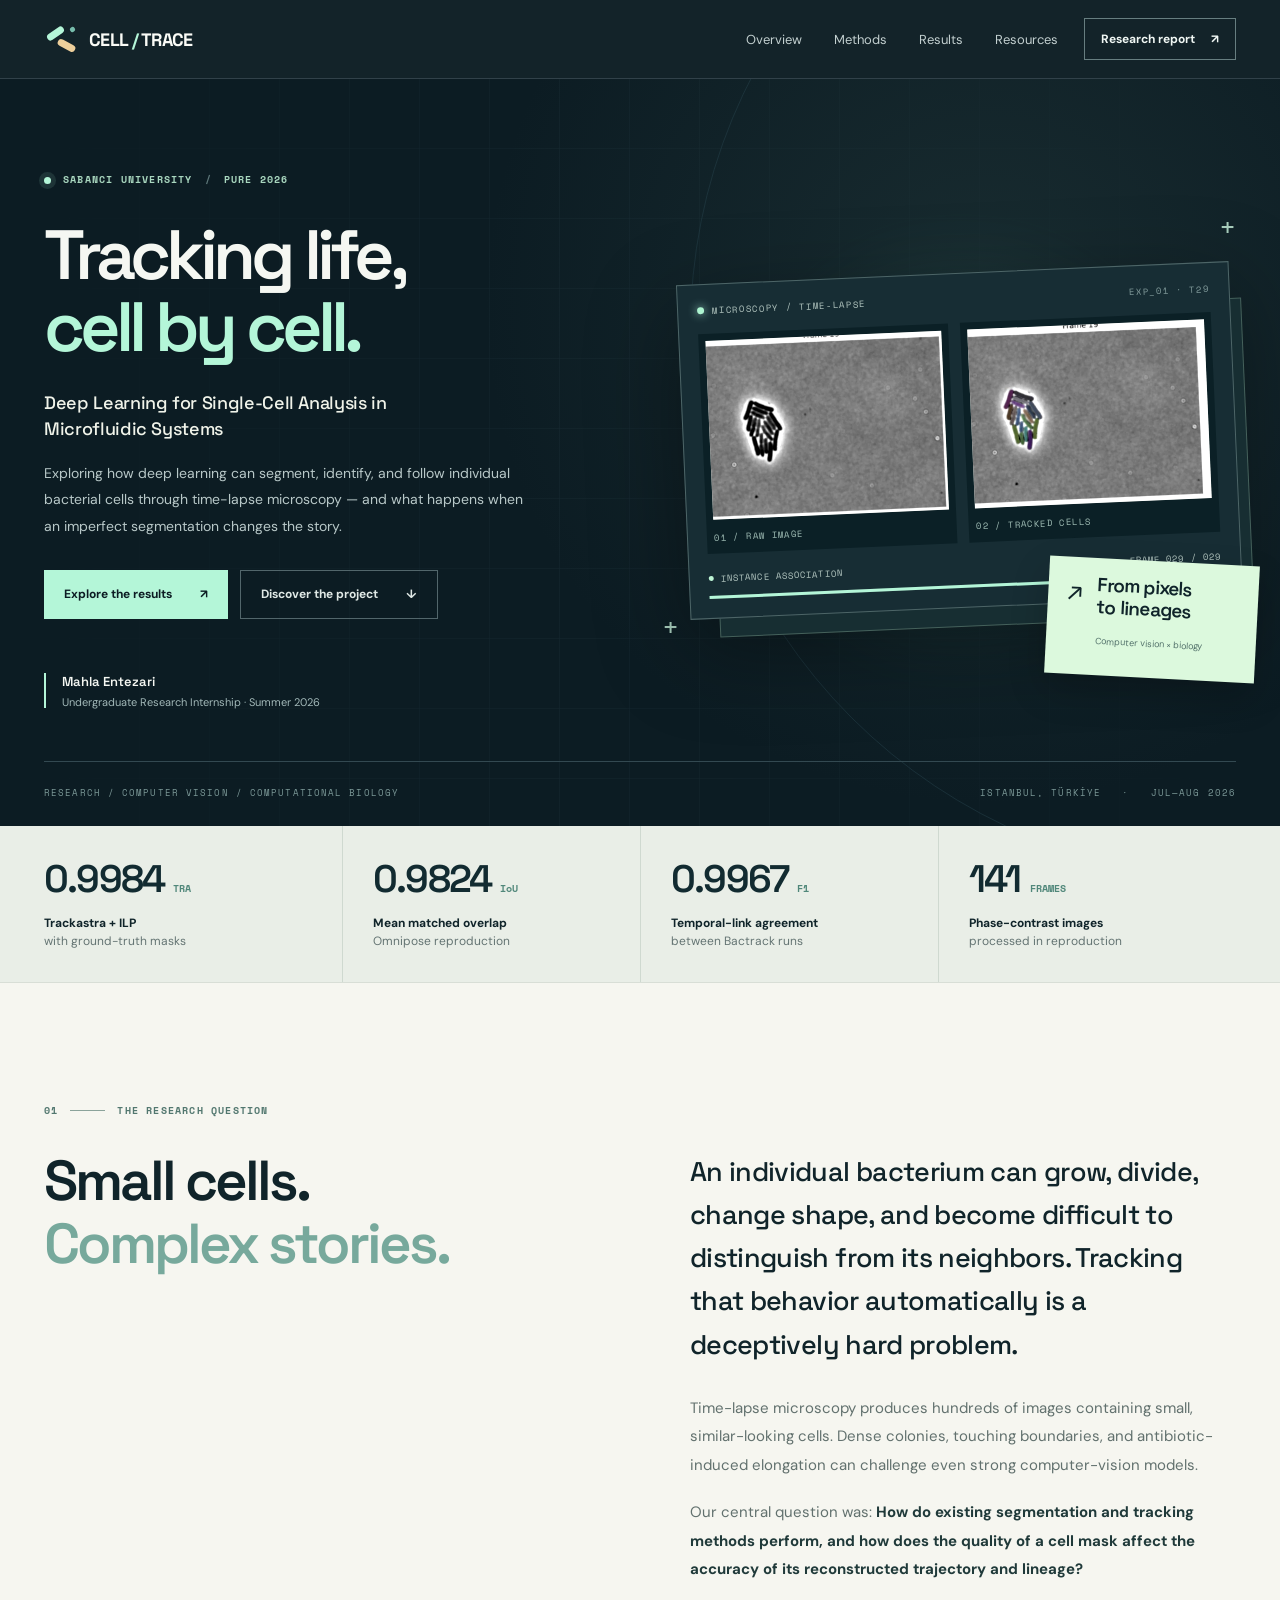
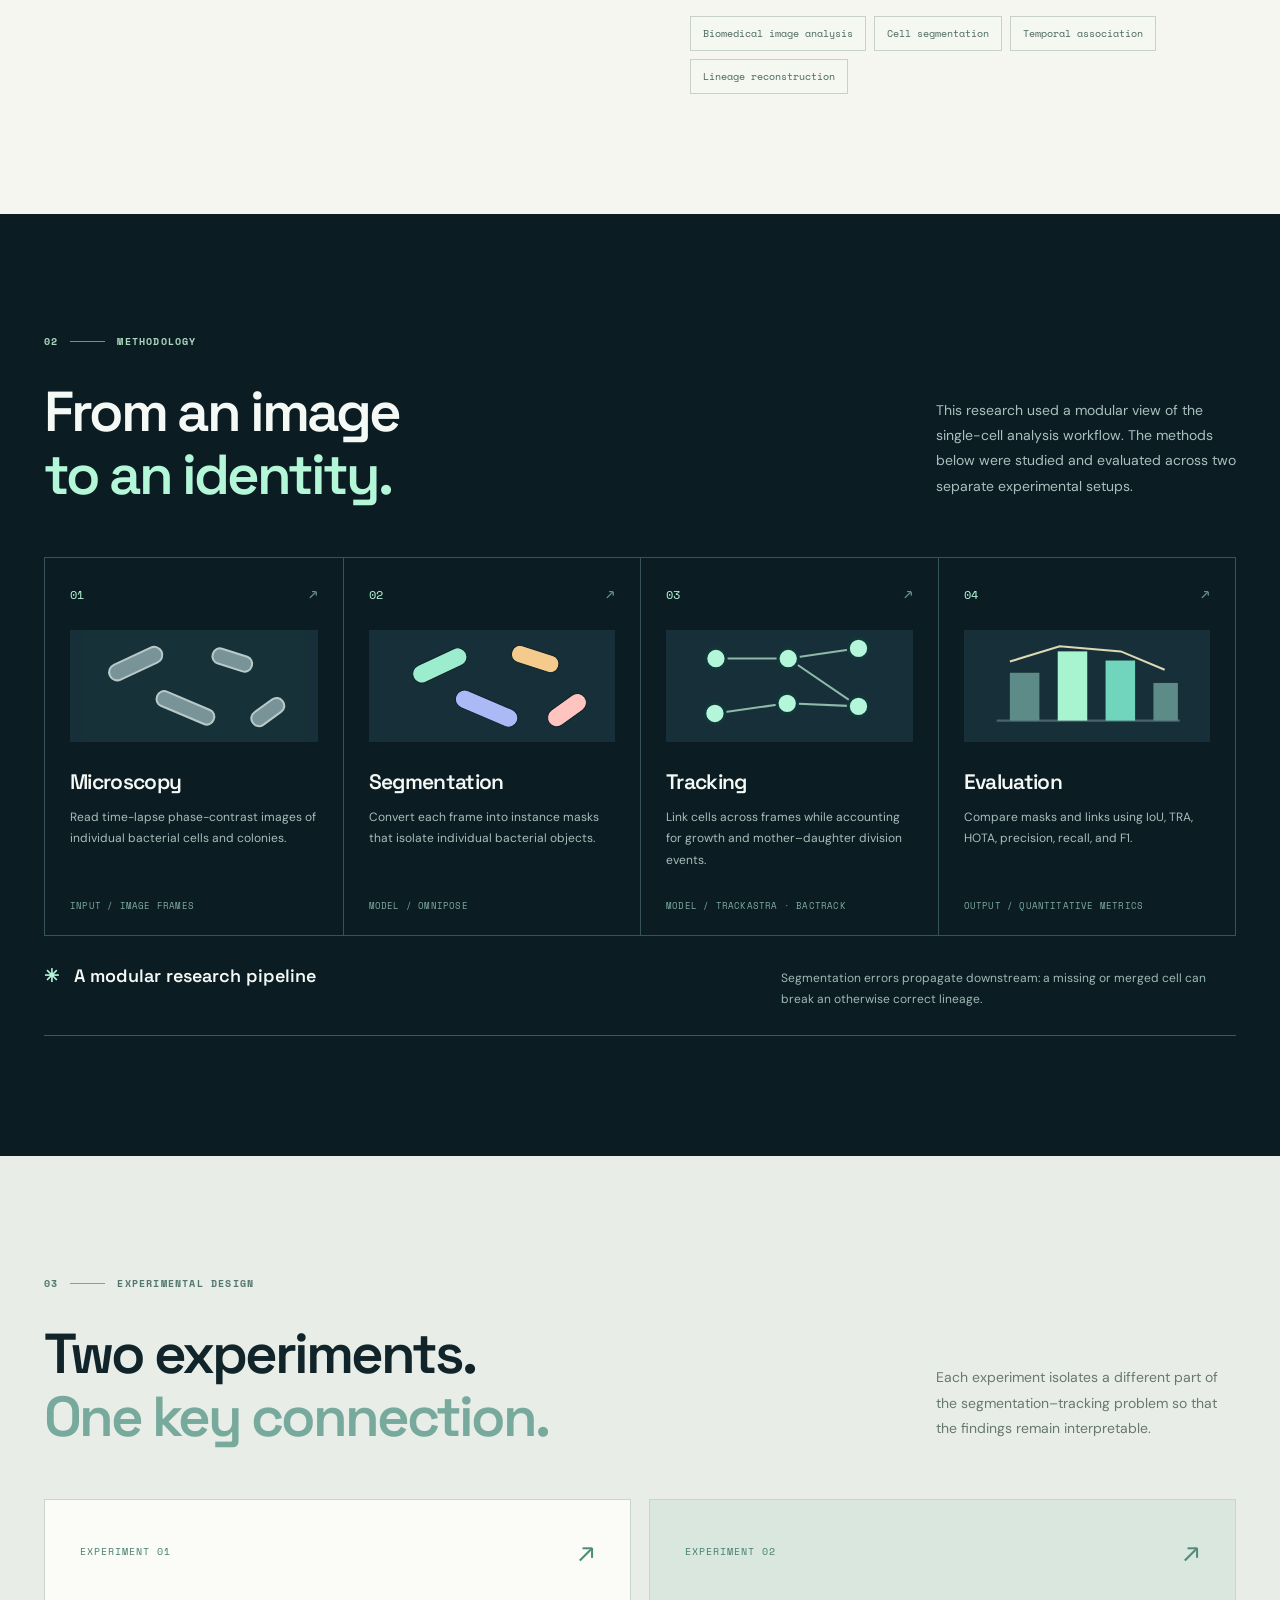
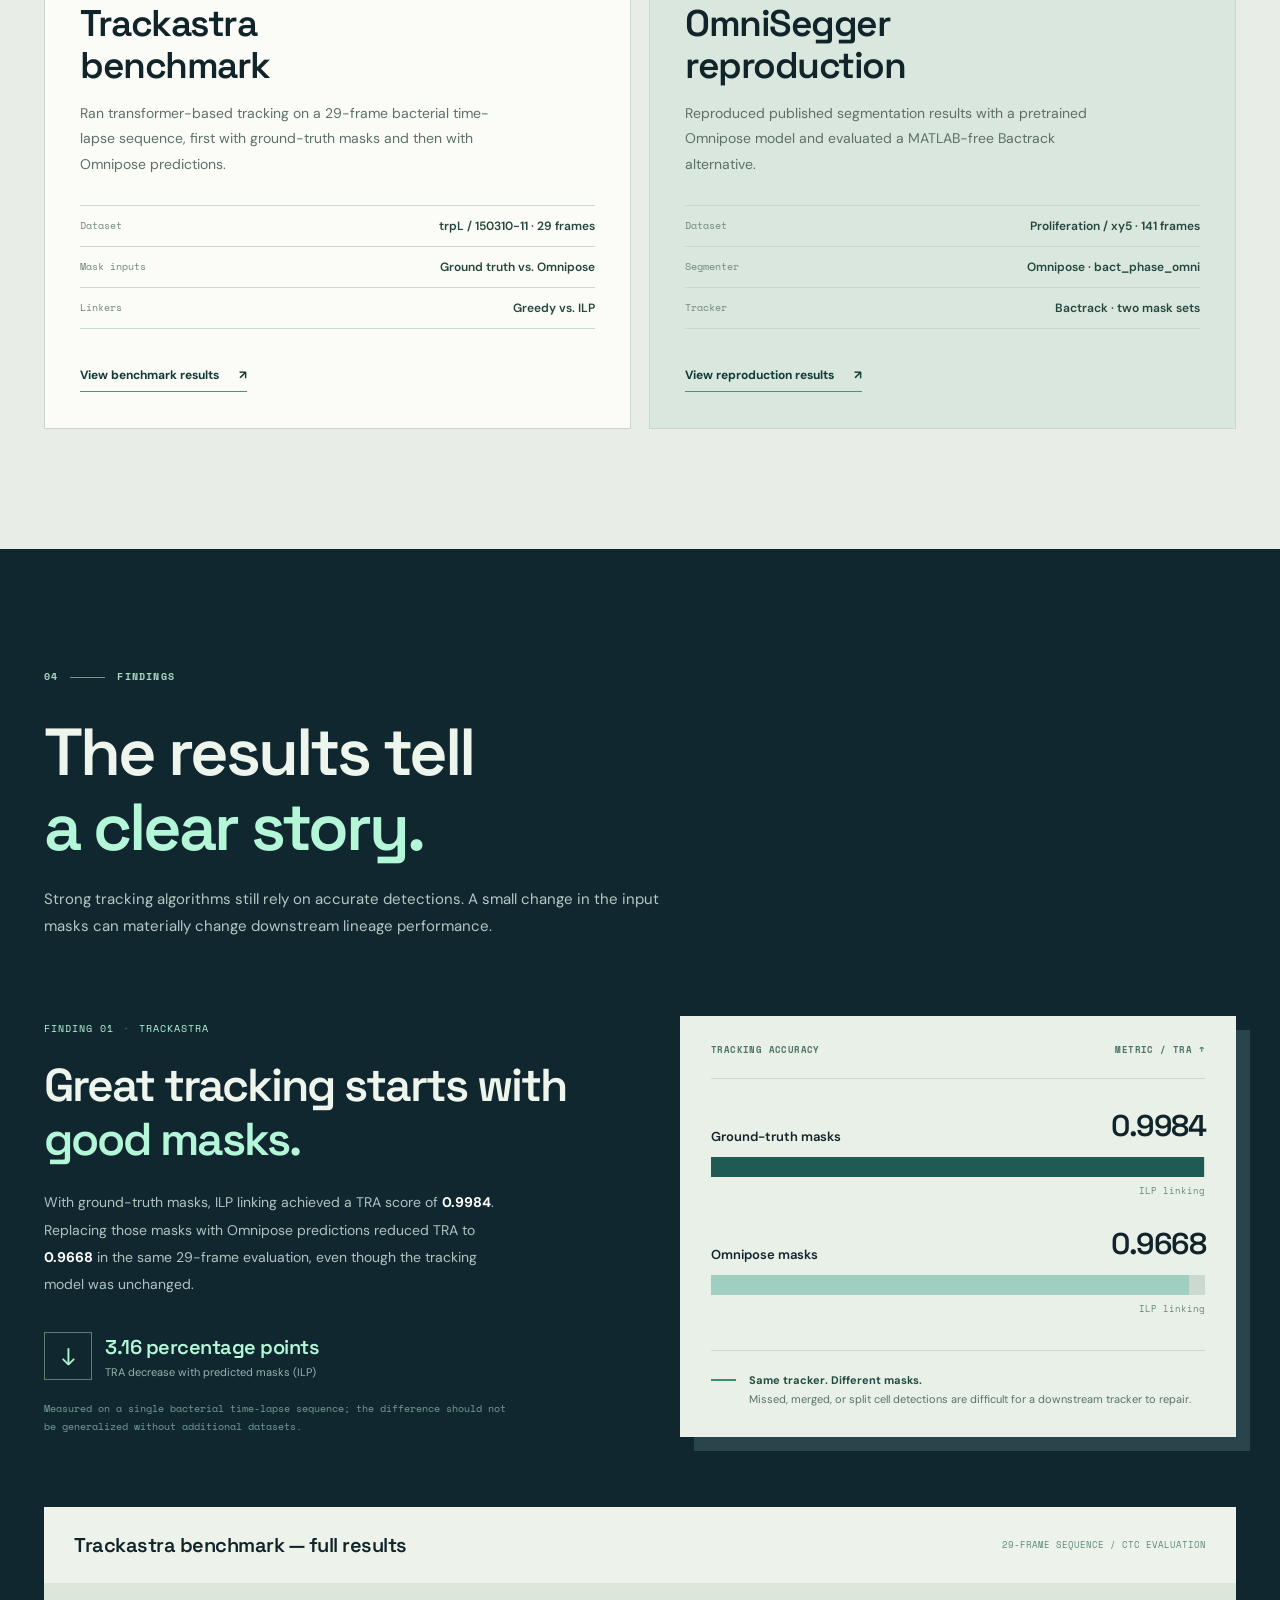
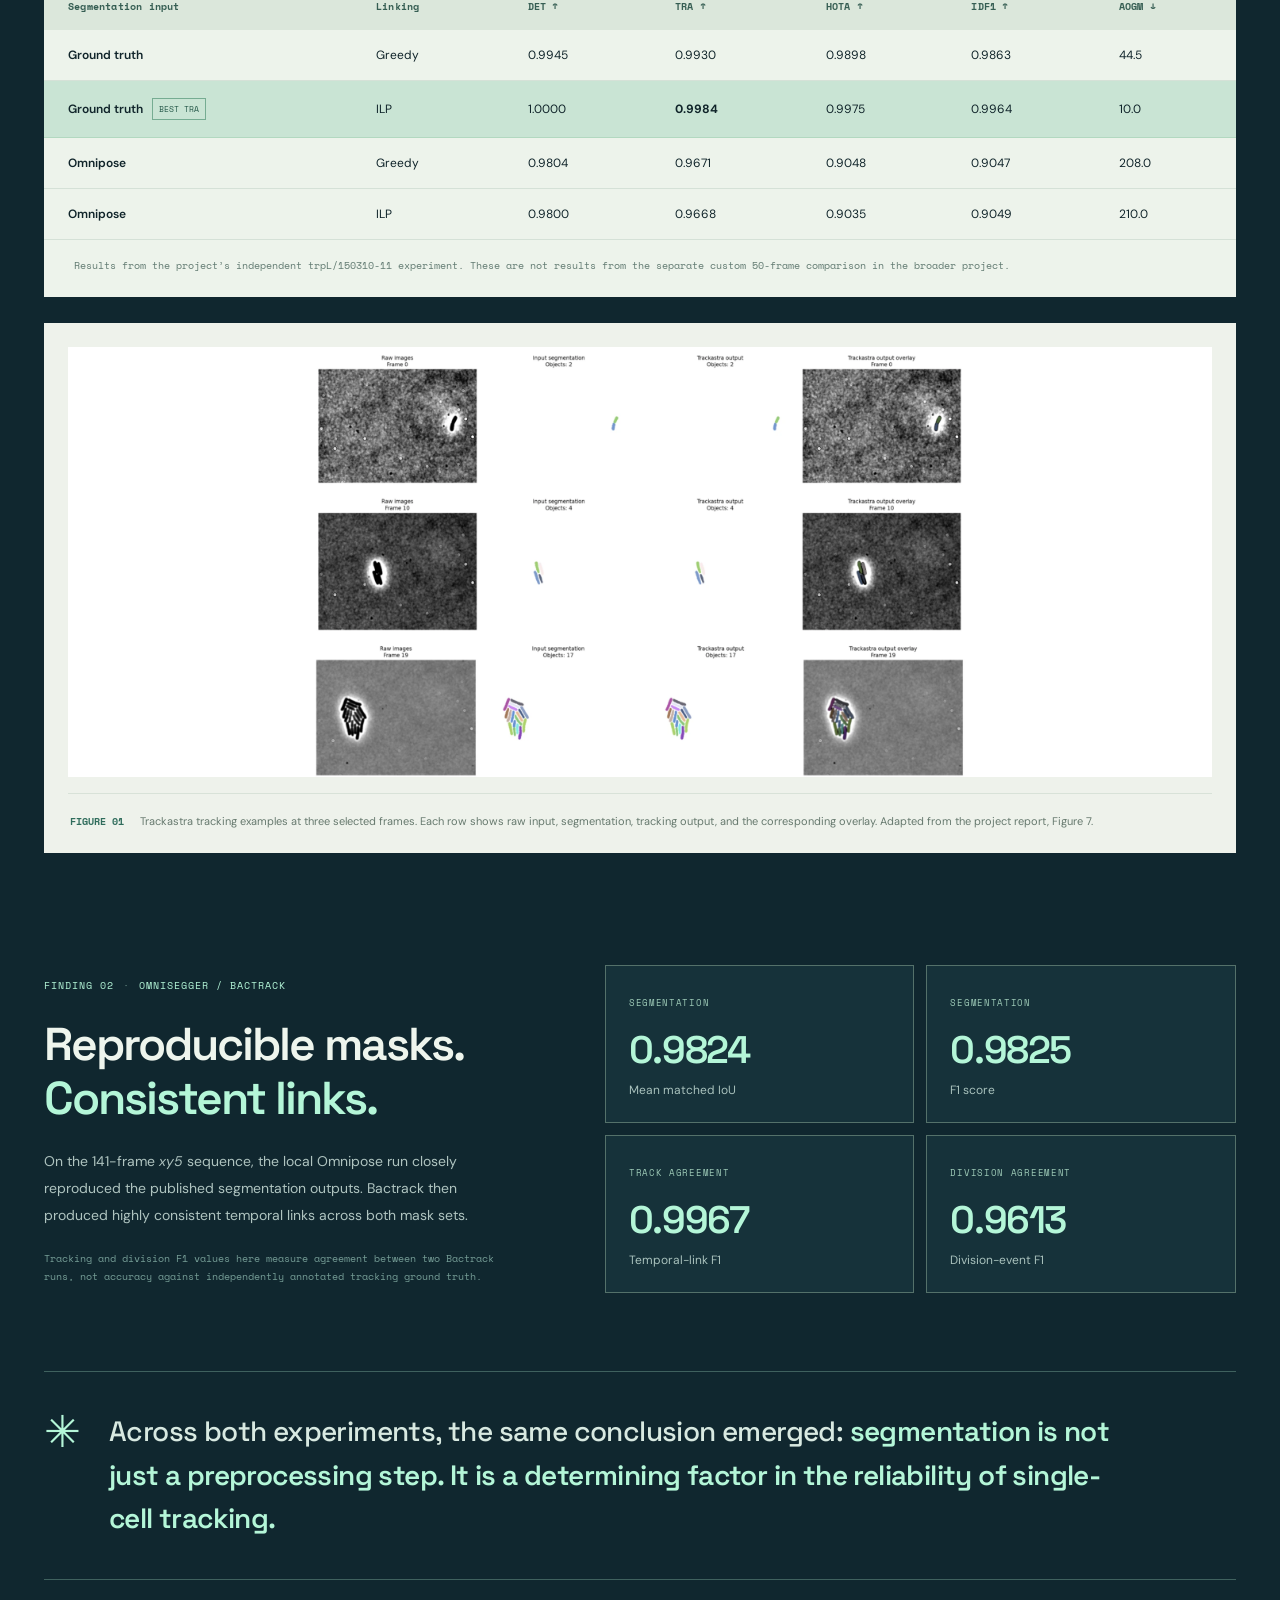
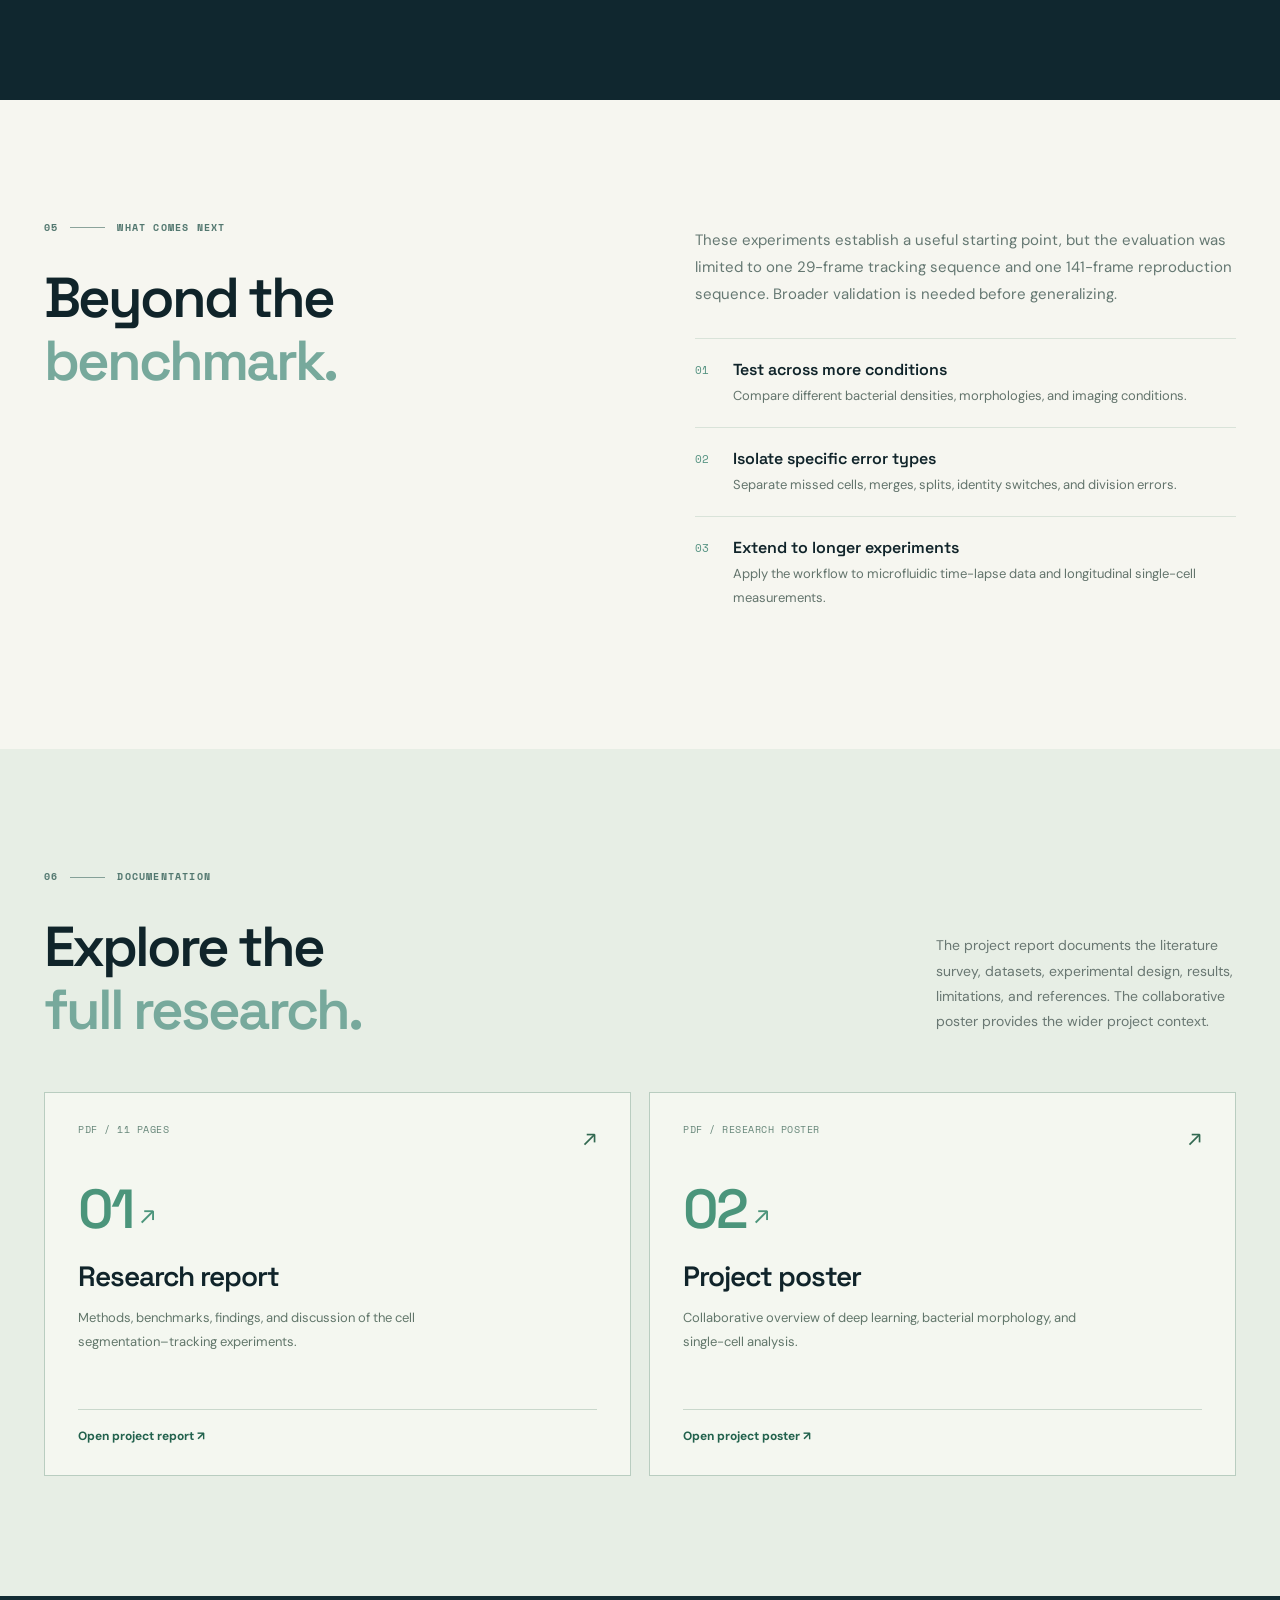
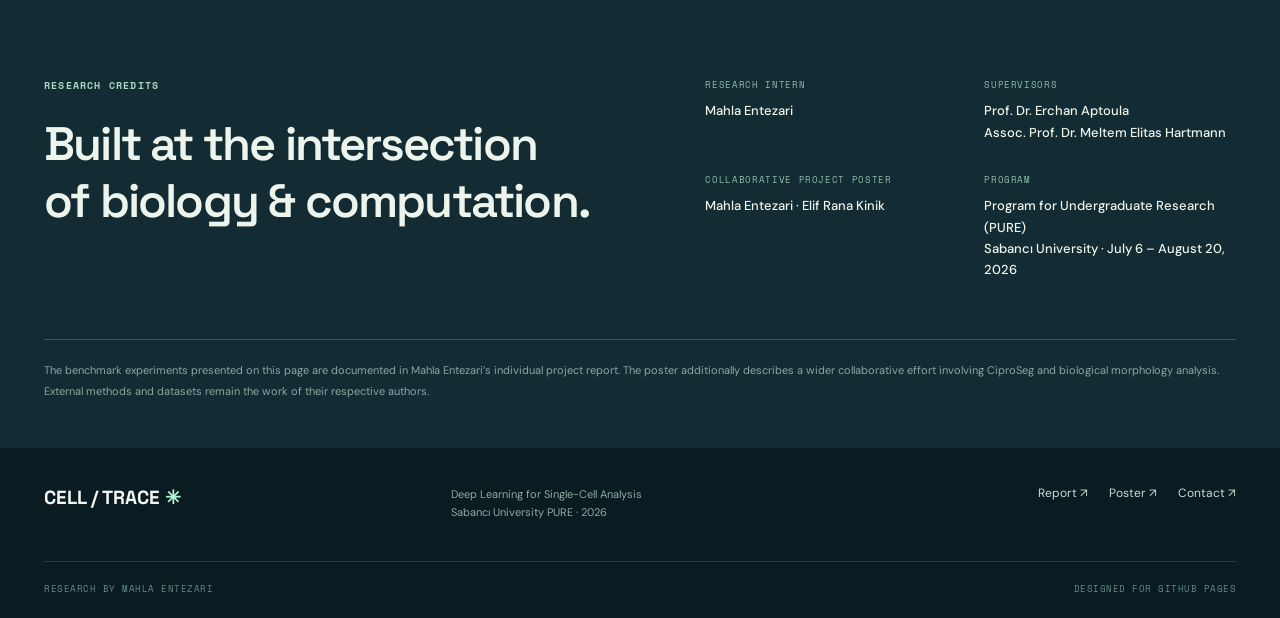
<file: pure-single-cell-github-pages/index.html>
<!DOCTYPE html>
<html lang="en">
<head>
  <meta charset="UTF-8">
  <meta name="viewport" content="width=device-width, initial-scale=1">
  <meta name="theme-color" content="#0c1c23">
  <meta name="description" content="Deep Learning for Single-Cell Analysis in Microfluidic Systems — a 2026 Sabancı University PURE research project exploring bacterial cell segmentation, transformer-based tracking, and lineage analysis.">
  <meta name="author" content="Mahla Entezari">
  <meta property="og:type" content="website">
  <meta property="og:title" content="Deep Learning for Single-Cell Analysis | Mahla Entezari">
  <meta property="og:description" content="A computational microscopy research project: bacterial segmentation, Trackastra benchmarking, and OmniSegger reproduction at Sabancı University PURE 2026.">
  <title>Deep Learning for Single-Cell Analysis | Mahla Entezari</title>
  <link rel="icon" type="image/svg+xml" href="assets/favicon.svg">
  <link rel="preconnect" href="https://fonts.googleapis.com">
  <link rel="preconnect" href="https://fonts.gstatic.com" crossorigin>
  <link href="https://fonts.googleapis.com/css2?family=DM+Sans:wght@400;500;600;700&family=Space+Grotesk:wght@400;500;600;700&family=Space+Mono:wght@400;700&display=swap" rel="stylesheet">
  <link rel="stylesheet" href="styles.css">
</head>
<body>
  <a class="skip-link" href="#main">Skip to content</a>

  <header class="site-header">
    <nav class="nav shell" aria-label="Main navigation">
      <a href="#top" class="brand" aria-label="Single-cell project, back to top">
        <span class="brand-icon" aria-hidden="true"><span></span><span></span><span></span></span>
        <span class="brand-text">CELL<span> / </span>TRACE</span>
      </a>
      <div class="nav-links">
        <a href="#overview">Overview</a>
        <a href="#methods">Methods</a>
        <a href="#results">Results</a>
        <a href="#resources">Resources</a>
      </div>
      <details class="mobile-menu">
        <summary>Menu <span aria-hidden="true">+</span></summary>
        <div class="mobile-menu-links">
          <a href="#overview">Overview</a>
          <a href="#methods">Methods</a>
          <a href="#results">Results</a>
          <a href="#resources">Resources</a>
          <a href="assets/research-report.pdf" target="_blank" rel="noopener">Research report ↗</a>
        </div>
      </details>
      <a class="nav-cta" href="assets/research-report.pdf" target="_blank" rel="noopener">Research report <span aria-hidden="true">↗</span></a>
    </nav>
  </header>

  <main id="main">
    <section class="hero" id="top" aria-labelledby="hero-title">
      <div class="hero-noise" aria-hidden="true"></div>
      <div class="shell hero-grid">
        <div class="hero-copy">
          <div class="eyebrow eyebrow-light"><span class="eyebrow-dot"></span> SABANCI UNIVERSITY <span class="eyebrow-divider">/</span> PURE 2026</div>
          <h1 id="hero-title">Tracking life,<br><em>cell by cell.</em></h1>
          <p class="hero-project-name">Deep Learning for Single-Cell Analysis in Microfluidic Systems</p>
          <p class="hero-description">Exploring how deep learning can segment, identify, and follow individual bacterial cells through time-lapse microscopy — and what happens when an imperfect segmentation changes the story.</p>
          <div class="hero-actions">
            <a class="button button-accent" href="#results">Explore the results <span aria-hidden="true">↗</span></a>
            <a class="button button-outline" href="#overview">Discover the project <span aria-hidden="true">↓</span></a>
          </div>
          <div class="hero-byline"><span class="byline-line" aria-hidden="true"></span><div><strong>Mahla Entezari</strong><span>Undergraduate Research Internship · Summer 2026</span></div></div>
        </div>

        <div class="hero-visual" aria-label="Scientific image panel showing raw and tracked bacterial microscopy frames from the project report">
          <div class="visual-halo" aria-hidden="true"></div>
          <div class="microscope-panel">
            <div class="panel-bar"><div class="panel-led"><span></span> MICROSCOPY / TIME-LAPSE</div><div class="panel-id">EXP_01 · T29</div></div>
            <div class="panel-images">
              <figure class="panel-image"><div class="panel-image-frame"><img src="assets/microscopy-raw.webp" alt="Raw microscopy frame showing a small growing bacterial colony" width="404" height="312"></div><figcaption>01 / RAW IMAGE</figcaption></figure>
              <figure class="panel-image"><div class="panel-image-frame"><img src="assets/microscopy-tracked.webp" alt="The same bacterial colony with colored tracking identities overlaid" width="416" height="312"></div><figcaption>02 / TRACKED CELLS</figcaption></figure>
            </div>
            <div class="panel-bottom"><span class="signal-indicator"><i></i> INSTANCE ASSOCIATION</span><span>FRAME 029 / 029</span></div>
            <div class="progress-track"><span></span></div>
          </div>
          <div class="floating-note"><span class="floating-symbol" aria-hidden="true">↗</span><div><strong>From pixels<br>to lineages</strong><span>Computer vision × biology</span></div></div>
          <div class="visual-crosshair crosshair-a" aria-hidden="true">+</div><div class="visual-crosshair crosshair-b" aria-hidden="true">+</div>
        </div>
      </div>
      <div class="shell hero-footer"><span>RESEARCH / COMPUTER VISION / COMPUTATIONAL BIOLOGY</span><span>ISTANBUL, TÜRKİYE &nbsp; · &nbsp; JUL—AUG 2026</span></div>
    </section>

    <section class="metrics-section" aria-label="Selected project metrics">
      <div class="shell metrics-grid">
        <div class="metric"><div class="metric-value">0.9984<span class="metric-plus">TRA</span></div><p>Trackastra + ILP<br><span>with ground-truth masks</span></p></div>
        <div class="metric"><div class="metric-value">0.9824<span class="metric-plus">IoU</span></div><p>Mean matched overlap<br><span>Omnipose reproduction</span></p></div>
        <div class="metric"><div class="metric-value">0.9967<span class="metric-plus">F1</span></div><p>Temporal-link agreement<br><span>between Bactrack runs</span></p></div>
        <div class="metric"><div class="metric-value">141<span class="metric-plus">FRAMES</span></div><p>Phase-contrast images<br><span>processed in reproduction</span></p></div>
      </div>
    </section>

    <section class="section overview" id="overview" aria-labelledby="overview-title">
      <div class="shell section-grid">
        <div class="section-intro"><div class="eyebrow">01 <span class="eyebrow-rule"></span> THE RESEARCH QUESTION</div><h2 id="overview-title">Small cells.<br><span>Complex stories.</span></h2></div>
        <div class="overview-body"><p class="lead">An individual bacterium can grow, divide, change shape, and become difficult to distinguish from its neighbors. Tracking that behavior automatically is a deceptively hard problem.</p><p>Time-lapse microscopy produces hundreds of images containing small, similar-looking cells. Dense colonies, touching boundaries, and antibiotic-induced elongation can challenge even strong computer-vision models.</p><p>Our central question was: <strong>How do existing segmentation and tracking methods perform, and how does the quality of a cell mask affect the accuracy of its reconstructed trajectory and lineage?</strong></p><div class="research-tags" aria-label="Research themes"><span>Biomedical image analysis</span><span>Cell segmentation</span><span>Temporal association</span><span>Lineage reconstruction</span></div></div>
      </div>
    </section>

    <section class="section methods-section" id="methods" aria-labelledby="methods-title">
      <div class="shell">
        <div class="section-heading section-heading-on-dark"><div><div class="eyebrow eyebrow-light">02 <span class="eyebrow-rule"></span> METHODOLOGY</div><h2 id="methods-title">From an image<br><span>to an identity.</span></h2></div><p>This research used a modular view of the single-cell analysis workflow. The methods below were studied and evaluated across two separate experimental setups.</p></div>
        <div class="method-flow" aria-label="Conceptual segmentation and tracking workflow">
          <article class="flow-card"><div class="flow-num">01 <span class="flow-arrow" aria-hidden="true">↗</span></div><div class="flow-art flow-art-image"><svg viewBox="0 0 220 110" role="img" aria-label="Illustration of phase-contrast bacteria"><rect x="0" y="0" width="220" height="110" fill="#173139"/><g fill="#88a5a8" stroke="#d3e2df" stroke-width="2" opacity=".86"><rect x="25" y="25" width="56" height="16" rx="8" transform="rotate(-25 53 33)"/><rect x="128" y="22" width="40" height="15" rx="7" transform="rotate(18 148 29)"/><rect x="72" y="69" width="60" height="15" rx="7" transform="rotate(23 102 76)"/><rect x="165" y="73" width="36" height="15" rx="7" transform="rotate(-36 183 81)"/></g></svg></div><h3>Microscopy</h3><p>Read time-lapse phase-contrast images of individual bacterial cells and colonies.</p><div class="flow-meta">INPUT / IMAGE FRAMES</div></article>
          <article class="flow-card"><div class="flow-num">02 <span class="flow-arrow" aria-hidden="true">↗</span></div><div class="flow-art"><svg viewBox="0 0 220 110" role="img" aria-label="Illustration of distinct cell segmentation masks"><g stroke="#0e2328" stroke-width="1"><rect x="30" y="26" width="57" height="18" rx="9" transform="rotate(-25 58 35)" fill="#9bedcd"/><rect x="128" y="20" width="48" height="17" rx="8" transform="rotate(18 152 29)" fill="#f5cb8d"/><rect x="72" y="68" width="65" height="18" rx="9" transform="rotate(23 104 77)" fill="#acb9f7"/><rect x="162" y="70" width="43" height="18" rx="9" transform="rotate(-36 183 79)" fill="#ffc4bf"/></g></svg></div><h3>Segmentation</h3><p>Convert each frame into instance masks that isolate individual bacterial objects.</p><div class="flow-meta">MODEL / OMNIPOSE</div></article>
          <article class="flow-card"><div class="flow-num">03 <span class="flow-arrow" aria-hidden="true">↗</span></div><div class="flow-art"><svg viewBox="0 0 220 110" role="img" aria-label="Illustration of temporal connections between cells"><g stroke="#8dbaa9" stroke-width="2" fill="none"><path d="M38 28 L109 28 L178 18"/><path d="M109 28 L178 75"/><path d="M37 82 L108 72 L179 75"/></g><g fill="#b4f6d9" stroke="#12363a" stroke-width="3"><circle cx="38" cy="28" r="10"/><circle cx="109" cy="28" r="10"/><circle cx="178" cy="18" r="10"/><circle cx="178" cy="75" r="10"/><circle cx="37" cy="82" r="10"/><circle cx="108" cy="72" r="10"/></g></svg></div><h3>Tracking</h3><p>Link cells across frames while accounting for growth and mother–daughter division events.</p><div class="flow-meta">MODEL / TRACKASTRA · BACTRACK</div></article>
          <article class="flow-card"><div class="flow-num">04 <span class="flow-arrow" aria-hidden="true">↗</span></div><div class="flow-art"><svg viewBox="0 0 220 110" role="img" aria-label="Illustration of measured tracking accuracy"><path d="M21 89H201" stroke="#49626b" stroke-width="2"/><rect x="34" y="42" width="29" height="47" fill="#5d8b87"/><rect x="81" y="21" width="29" height="68" fill="#a8f3d0"/><rect x="128" y="30" width="29" height="59" fill="#70d5bc"/><rect x="175" y="52" width="24" height="37" fill="#5d8b87"/><path d="M34 31L83 16L143 21L186 39" stroke="#dfd8b4" stroke-width="2" fill="none"/></svg></div><h3>Evaluation</h3><p>Compare masks and links using IoU, TRA, HOTA, precision, recall, and F1.</p><div class="flow-meta">OUTPUT / QUANTITATIVE METRICS</div></article>
        </div>
        <div class="methods-bottom"><span><span class="bottom-accent" aria-hidden="true">✳</span> A modular research pipeline</span><p>Segmentation errors propagate downstream: a missing or merged cell can break an otherwise correct lineage.</p></div>
      </div>
    </section>

    <section class="section experiment-section" aria-labelledby="experiments-title">
      <div class="shell"><div class="section-heading"><div><div class="eyebrow">03 <span class="eyebrow-rule"></span> EXPERIMENTAL DESIGN</div><h2 id="experiments-title">Two experiments.<br><span>One key connection.</span></h2></div><p>Each experiment isolates a different part of the segmentation–tracking problem so that the findings remain interpretable.</p></div>
      <div class="experiments-grid">
        <article class="experiment-card"><div class="experiment-card-top"><span class="experiment-label">EXPERIMENT 01</span><span class="experiment-icon" aria-hidden="true">↗</span></div><h3>Trackastra<br>benchmark</h3><p>Ran transformer-based tracking on a 29-frame bacterial time-lapse sequence, first with ground-truth masks and then with Omnipose predictions.</p><dl><div><dt>Dataset</dt><dd>trpL / 150310-11 · 29 frames</dd></div><div><dt>Mask inputs</dt><dd>Ground truth vs. Omnipose</dd></div><div><dt>Linkers</dt><dd>Greedy vs. ILP</dd></div></dl><a href="#trackastra-results" class="inline-link">View benchmark results <span aria-hidden="true">↗</span></a></article>
        <article class="experiment-card experiment-card-soft"><div class="experiment-card-top"><span class="experiment-label">EXPERIMENT 02</span><span class="experiment-icon" aria-hidden="true">↗</span></div><h3>OmniSegger<br>reproduction</h3><p>Reproduced published segmentation results with a pretrained Omnipose model and evaluated a MATLAB-free Bactrack alternative.</p><dl><div><dt>Dataset</dt><dd>Proliferation / xy5 · 141 frames</dd></div><div><dt>Segmenter</dt><dd>Omnipose · bact_phase_omni</dd></div><div><dt>Tracker</dt><dd>Bactrack · two mask sets</dd></div></dl><a href="#omnisegger-results" class="inline-link">View reproduction results <span aria-hidden="true">↗</span></a></article>
      </div></div>
    </section>

    <section class="section results-section" id="results" aria-labelledby="results-title">
      <div class="shell">
        <div class="results-header"><div class="eyebrow eyebrow-light">04 <span class="eyebrow-rule"></span> FINDINGS</div><h2 id="results-title">The results tell<br><span>a clear story.</span></h2><p>Strong tracking algorithms still rely on accurate detections. A small change in the input masks can materially change downstream lineage performance.</p></div>
        <div class="result-feature" id="trackastra-results">
          <div class="result-feature-copy"><span class="number-tag">FINDING 01 <span class="number-tag-dot">·</span> TRACKASTRA</span><h3>Great tracking starts with <em>good masks.</em></h3><p>With ground-truth masks, ILP linking achieved a TRA score of <strong>0.9984</strong>. Replacing those masks with Omnipose predictions reduced TRA to <strong>0.9668</strong> in the same 29-frame evaluation, even though the tracking model was unchanged.</p><div class="delta"><span class="delta-symbol" aria-hidden="true">↓</span><div><strong>3.16 percentage points</strong><span>TRA decrease with predicted masks (ILP)</span></div></div><p class="fine-print">Measured on a single bacterial time-lapse sequence; the difference should not be generalized without additional datasets.</p></div>
          <div class="comparison-widget" aria-label="TRA scores for Trackastra with ILP: 0.9984 using ground-truth masks and 0.9668 using Omnipose masks"><div class="comparison-widget-top"><span>TRACKING ACCURACY</span><span>METRIC / TRA ↑</span></div><div class="comparison-row"><div class="comparison-label"><span>Ground-truth masks</span><strong>0.9984</strong></div><div class="comparison-track"><span class="bar bar-gt" style="--bar-width:99.84%"></span></div><span class="comparison-caption">ILP linking</span></div><div class="comparison-row"><div class="comparison-label"><span>Omnipose masks</span><strong>0.9668</strong></div><div class="comparison-track"><span class="bar bar-pred" style="--bar-width:96.68%"></span></div><span class="comparison-caption">ILP linking</span></div><div class="comparison-note"><span class="note-line" aria-hidden="true"></span><p><strong>Same tracker. Different masks.</strong><br>Missed, merged, or split cell detections are difficult for a downstream tracker to repair.</p></div></div>
        </div>
        <div class="table-card"><div class="table-card-heading"><h3>Trackastra benchmark — full results</h3><span>29-FRAME SEQUENCE / CTC EVALUATION</span></div><div class="table-scroll"><table><caption class="sr-only">Trackastra tracking benchmark using ground-truth and Omnipose masks with greedy and integer linear programming linking</caption><thead><tr><th scope="col">Segmentation input</th><th scope="col">Linking</th><th scope="col">DET ↑</th><th scope="col">TRA ↑</th><th scope="col">HOTA ↑</th><th scope="col">IDF1 ↑</th><th scope="col">AOGM ↓</th></tr></thead><tbody><tr><td>Ground truth</td><td>Greedy</td><td>0.9945</td><td>0.9930</td><td>0.9898</td><td>0.9863</td><td>44.5</td></tr><tr class="table-best"><td>Ground truth <span class="tiny-chip">BEST TRA</span></td><td>ILP</td><td>1.0000</td><td><strong>0.9984</strong></td><td>0.9975</td><td>0.9964</td><td>10.0</td></tr><tr><td>Omnipose</td><td>Greedy</td><td>0.9804</td><td>0.9671</td><td>0.9048</td><td>0.9047</td><td>208.0</td></tr><tr><td>Omnipose</td><td>ILP</td><td>0.9800</td><td>0.9668</td><td>0.9035</td><td>0.9049</td><td>210.0</td></tr></tbody></table></div><p class="table-footnote">Results from the project’s independent trpL/150310-11 experiment. These are not results from the separate custom 50-frame comparison in the broader project.</p></div>
        <figure class="tracking-figure"><img src="assets/tracking-comparison.webp" loading="lazy" alt="Three time points from a tracking experiment, each showing raw bacterial microscopy, input masks, tracked objects, and an overlay of tracking identities on the original image" width="1684" height="1084"><figcaption><span>FIGURE 01</span> Trackastra tracking examples at three selected frames. Each row shows raw input, segmentation, tracking output, and the corresponding overlay. Adapted from the project report, Figure 7.</figcaption></figure>
        <div class="second-results" id="omnisegger-results"><div><span class="number-tag">FINDING 02 <span class="number-tag-dot">·</span> OMNISEGGER / BACTRACK</span><h3>Reproducible masks.<br><em>Consistent links.</em></h3><p>On the 141-frame <em>xy5</em> sequence, the local Omnipose run closely reproduced the published segmentation outputs. Bactrack then produced highly consistent temporal links across both mask sets.</p><p class="fine-print">Tracking and division F1 values here measure agreement between two Bactrack runs, not accuracy against independently annotated tracking ground truth.</p></div><div class="outcome-grid"><div class="outcome"><span>SEGMENTATION</span><strong>0.9824</strong><p>Mean matched IoU</p></div><div class="outcome"><span>SEGMENTATION</span><strong>0.9825</strong><p>F1 score</p></div><div class="outcome"><span>TRACK AGREEMENT</span><strong>0.9967</strong><p>Temporal-link F1</p></div><div class="outcome"><span>DIVISION AGREEMENT</span><strong>0.9613</strong><p>Division-event F1</p></div></div></div>
        <div class="results-takeaway"><span class="asterisk" aria-hidden="true">✳</span><p>Across both experiments, the same conclusion emerged: <strong>segmentation is not just a preprocessing step. It is a determining factor in the reliability of single-cell tracking.</strong></p></div>
      </div>
    </section>

    <section class="section next-section" aria-labelledby="next-title"><div class="shell next-grid"><div><div class="eyebrow">05 <span class="eyebrow-rule"></span> WHAT COMES NEXT</div><h2 id="next-title">Beyond the<br><span>benchmark.</span></h2></div><div class="next-content"><p>These experiments establish a useful starting point, but the evaluation was limited to one 29-frame tracking sequence and one 141-frame reproduction sequence. Broader validation is needed before generalizing.</p><div class="next-list"><div><span>01</span><p><strong>Test across more conditions</strong> Compare different bacterial densities, morphologies, and imaging conditions.</p></div><div><span>02</span><p><strong>Isolate specific error types</strong> Separate missed cells, merges, splits, identity switches, and division errors.</p></div><div><span>03</span><p><strong>Extend to longer experiments</strong> Apply the workflow to microfluidic time-lapse data and longitudinal single-cell measurements.</p></div></div></div></div></section>

    <section class="section resources-section" id="resources" aria-labelledby="resources-title"><div class="shell"><div class="section-heading"><div><div class="eyebrow">06 <span class="eyebrow-rule"></span> DOCUMENTATION</div><h2 id="resources-title">Explore the<br><span>full research.</span></h2></div><p>The project report documents the literature survey, datasets, experimental design, results, limitations, and references. The collaborative poster provides the wider project context.</p></div><div class="resource-grid"><a class="resource-card" href="assets/research-report.pdf" target="_blank" rel="noopener"><div class="resource-top"><span>PDF / 11 PAGES</span><span class="resource-arrow" aria-hidden="true">↗</span></div><div class="resource-icon" aria-hidden="true">01<span>↗</span></div><h3>Research report</h3><p>Methods, benchmarks, findings, and discussion of the cell segmentation–tracking experiments.</p><span class="resource-action">Open project report ↗</span></a><a class="resource-card" href="assets/project-poster.pdf" target="_blank" rel="noopener"><div class="resource-top"><span>PDF / RESEARCH POSTER</span><span class="resource-arrow" aria-hidden="true">↗</span></div><div class="resource-icon" aria-hidden="true">02<span>↗</span></div><h3>Project poster</h3><p>Collaborative overview of deep learning, bacterial morphology, and single-cell analysis.</p><span class="resource-action">Open project poster ↗</span></a></div></div></section>

    <section class="credits-section" aria-labelledby="credits-title"><div class="shell credits-grid"><div><div class="eyebrow eyebrow-light">RESEARCH CREDITS</div><h2 id="credits-title">Built at the intersection<br>of biology & computation.</h2></div><div class="credits-details"><div><span>RESEARCH INTERN</span><strong>Mahla Entezari</strong></div><div><span>SUPERVISORS</span><strong>Prof. Dr. Erchan Aptoula<br>Assoc. Prof. Dr. Meltem Elitas Hartmann</strong></div><div><span>COLLABORATIVE PROJECT POSTER</span><strong>Mahla Entezari · Elif Rana Kinik</strong></div><div><span>PROGRAM</span><strong>Program for Undergraduate Research (PURE)<br>Sabancı University · July 6 – August 20, 2026</strong></div></div></div><div class="shell credit-note">The benchmark experiments presented on this page are documented in Mahla Entezari’s individual project report. The poster additionally describes a wider collaborative effort involving CiproSeg and biological morphology analysis. External methods and datasets remain the work of their respective authors.</div></section>
  </main>

  <footer class="site-footer"><div class="shell footer-inner"><a class="footer-logo" href="#top">CELL / TRACE <span>✳</span></a><p>Deep Learning for Single-Cell Analysis<br>Sabancı University PURE · 2026</p><div class="footer-links"><a href="assets/research-report.pdf" target="_blank" rel="noopener">Report ↗</a><a href="assets/project-poster.pdf" target="_blank" rel="noopener">Poster ↗</a><a href="mailto:MahlaEntezariii@gmail.com">Contact ↗</a></div></div><div class="shell footer-bottom"><span>RESEARCH BY MAHLA ENTEZARI</span><span>DESIGNED FOR GITHUB PAGES</span></div></footer>
</body>
</html>
</file>
<file: styles.css>
:root {
  --ink:#10242a;
  --ink-soft:#475d60;
  --deep:#0c1c23;
  --deep-2:#112832;
  --deep-3:#19313a;
  --paper:#f6f6f0;
  --cream:#ecf0e7;
  --line:#d8ded6;
  --mint:#b4f6d8;
  --mint-dark:#3d967c;
  --sand:#eed7b7;
  --display:'Space Grotesk',Arial,sans-serif;
  --body:'DM Sans',Arial,sans-serif;
  --mono:'Space Mono',Consolas,monospace;
}
*,*::before,*::after{box-sizing:border-box}
html{scroll-behavior:smooth;scroll-padding-top:94px}
body{margin:0;font-family:var(--body);background:var(--paper);color:var(--ink);-webkit-font-smoothing:antialiased;text-rendering:optimizeLegibility}
a{color:inherit;text-decoration:none}
button,input{font:inherit}
img,svg{display:block;max-width:100%}
p,h1,h2,h3,h4,figure{margin:0}
::selection{background:var(--mint);color:var(--deep)}
:focus-visible{outline:3px solid #54d9b5;outline-offset:4px}
.shell{width:min(1200px,calc(100% - 88px));margin:0 auto}
.sr-only{border:0;clip:rect(0,0,0,0);height:1px;margin:-1px;overflow:hidden;padding:0;position:absolute;white-space:nowrap;width:1px}
.skip-link{position:fixed;z-index:100;left:14px;top:-80px;padding:13px 20px;background:var(--mint);font-weight:700;color:var(--ink)}
.skip-link:focus{top:12px}
.site-header{position:sticky;top:0;z-index:50;background:rgba(12,28,35,.97);border-bottom:1px solid #314149;backdrop-filter:blur(16px)}
.nav{height:78px;display:flex;align-items:center;justify-content:space-between;gap:26px}
.brand{display:inline-flex;align-items:center;gap:12px;white-space:nowrap}
.brand-icon{width:33px;height:33px;position:relative;display:block}
.brand-icon span{position:absolute;width:19px;height:7px;border-radius:6px;background:var(--mint);transform:rotate(-35deg);left:2px;top:7px}
.brand-icon span:nth-child(2){background:#edcf9b;transform:rotate(28deg);left:13px;top:19px}
.brand-icon span:nth-child(3){height:5px;width:5px;border-radius:50%;left:26px;top:4px;background:#77bdac}
.brand-text{font-family:var(--display);font-size:18px;letter-spacing:-.7px;font-weight:700;color:#fbfcf7}
.brand-text span{color:var(--mint)}
.nav-links{display:flex;gap:32px;align-items:center;margin-left:auto}
.nav-links a{font-size:13px;color:#c3d0d0;transition:color .2s}
.nav-links a:hover,.footer-links a:hover{color:var(--mint)}
.nav-cta{display:inline-flex;align-items:center;gap:16px;border:1px solid #677e80;padding:12px 16px;color:#f0f7f4;font-size:12px;font-weight:700;white-space:nowrap;transition:all .2s}
.nav-cta:hover{background:var(--mint);border-color:var(--mint);color:var(--deep)}
.mobile-menu{display:none;position:relative;color:#e4f2e9}
.mobile-menu summary{cursor:pointer;list-style:none;font-size:12px;font-weight:700;border:1px solid #607b78;padding:11px 13px;white-space:nowrap}
.mobile-menu summary::-webkit-details-marker{display:none}
.mobile-menu summary span{color:var(--mint);font-size:16px;margin-left:9px}
.mobile-menu[open] summary span{display:inline-block;transform:rotate(45deg)}
.mobile-menu-links{position:absolute;right:0;top:calc(100% + 14px);width:218px;background:#132e35;border:1px solid #607b78;box-shadow:0 20px 45px #08191fc9;display:flex;flex-direction:column;padding:10px;z-index:100}
.mobile-menu-links a{color:#e3eee9;font-size:13px;padding:12px;border-bottom:1px solid #35525a}
.mobile-menu-links a:last-child{border-bottom:none;color:var(--mint)}
.mobile-menu-links a:hover{background:#28474a}
.hero{position:relative;overflow:hidden;background:var(--deep);color:#f5f7f2;padding:89px 0 26px}
.hero::before{content:"";position:absolute;inset:0;opacity:.25;pointer-events:none;background-image:linear-gradient(to right,transparent calc(100% - 1px),#365059 100%),linear-gradient(to bottom,transparent calc(100% - 1px),#365059 100%);background-size:70px 70px;mask-image:linear-gradient(90deg,transparent,black 44%,transparent)}
.hero::after{content:"";position:absolute;border:1px solid #27434c;opacity:.5;border-radius:50%;width:1100px;height:1100px;right:-510px;top:-300px;pointer-events:none}
.hero-noise{position:absolute;inset:0;pointer-events:none;opacity:.3;background:radial-gradient(circle at 77% 30%,#36514f 0,transparent 45%)}
.hero-grid{display:grid;grid-template-columns:1.03fr 1fr;gap:70px;position:relative;z-index:1;align-items:center;min-height:545px}
.eyebrow{font:700 10px/1.6 var(--mono);letter-spacing:1.2px;color:#52776f;display:flex;align-items:center;gap:12px;text-transform:uppercase}
.eyebrow-light{color:#a9d7bf}
.eyebrow-dot{height:7px;width:7px;border-radius:50%;background:var(--mint);display:inline-block;box-shadow:0 0 0 5px #a5eed41d}
.eyebrow-divider{color:#5d7779}
.hero h1{font-family:var(--display);font-size:clamp(55px,5.45vw,88px);line-height:1.02;letter-spacing:-5px;margin:31px 0 28px;font-weight:600;max-width:740px}
.hero h1 em{color:var(--mint);font-style:normal}
.hero-project-name{font-family:var(--display);font-size:18px;line-height:1.45;letter-spacing:-.35px;font-weight:500;max-width:450px;color:#f0f3e9}
.hero-description{font-size:14px;line-height:1.9;color:#b8c8c8;max-width:492px;margin-top:18px}
.hero-actions{display:flex;flex-wrap:wrap;gap:12px;margin-top:30px}
.button{display:inline-flex;align-items:center;justify-content:space-between;gap:28px;padding:15px 20px;min-height:49px;font-size:12px;font-weight:700;transition:transform .2s,background .2s,border-color .2s}
.button:hover{transform:translateY(-2px)}
.button-accent{background:var(--mint);color:var(--deep)}
.button-accent:hover{background:#d2ffeb}
.button-outline{border:1px solid #52666b;color:#e0e9e6}
.button-outline:hover{border-color:var(--mint)}
.hero-byline{display:flex;align-items:center;gap:16px;margin-top:54px}
.byline-line{height:35px;width:2px;background:var(--mint)}
.hero-byline div{display:flex;flex-direction:column;gap:5px}
.hero-byline strong{font-family:var(--display);font-size:13px;font-weight:600}
.hero-byline span:last-child{font-size:11px;color:#a2b8b8}
.hero-visual{height:470px;position:relative;display:flex;align-items:center}
.visual-halo{position:absolute;inset:30px 0 10px 5px;background:radial-gradient(circle,#386c65 0,transparent 65%);filter:blur(28px);opacity:.48}
.microscope-panel{width:100%;position:relative;z-index:2;padding:19px;background:#172d34;border:1px solid #4d6567;box-shadow:20px 28px 0 -10px #172e32,20px 28px 0 -9px #45615b,0 30px 90px #0006;transform:rotate(-2.5deg)}
.panel-bar,.panel-bottom,.comparison-widget-top{display:flex;justify-content:space-between;align-items:center;font:9px var(--mono);letter-spacing:.7px;color:#b3c6c0;gap:10px}
.panel-led{display:flex;align-items:center;gap:8px}
.panel-led span{width:7px;height:7px;border-radius:100%;background:#adf4d0;box-shadow:0 0 10px #b0eeda}
.panel-id{color:#839c9c}
.panel-images{display:grid;grid-template-columns:1fr 1fr;gap:12px;margin-top:17px}
.panel-image{background:#0b2026;padding:7px 7px 10px;min-width:0}
.panel-image-frame{background:#d4d8d4;aspect-ratio:1.32;overflow:hidden}
.panel-image-frame img{width:100%;height:100%;object-fit:cover;filter:contrast(1.08)}
.panel-image figcaption{font:9px var(--mono);letter-spacing:.4px;color:#a1beb6;margin-top:11px}
.panel-bottom{margin-top:18px;letter-spacing:.1px}
.signal-indicator{display:inline-flex;align-items:center;gap:7px}
.signal-indicator i{height:5px;width:5px;border-radius:50%;background:#bdf5d5}
.progress-track{height:3px;background:#35514f;margin-top:11px}
.progress-track>span{height:100%;width:87%;display:block;background:var(--mint)}
.floating-note{position:absolute;right:-21px;bottom:-2px;z-index:3;background:#dcf9dd;color:var(--ink);width:210px;min-height:117px;padding:16px 19px;box-shadow:0 16px 37px #0003;display:flex;align-items:flex-start;gap:14px;transform:rotate(3deg)}
.floating-note strong{font:600 19px/1.15 var(--display);letter-spacing:-.8px;display:block;margin-bottom:10px}
.floating-note div>span{font-size:9px;color:#53726b;white-space:nowrap}
.floating-symbol{font:26px var(--display)}
.visual-crosshair{position:absolute;color:#a9cfbe;font:28px var(--mono);z-index:1}
.crosshair-a{top:0;right:0}.crosshair-b{bottom:29px;left:-21px}
.hero-footer{display:flex;position:relative;z-index:1;justify-content:space-between;gap:20px;border-top:1px solid #334951;padding-top:24px;margin-top:48px;color:#7c9998;font:9px/1.6 var(--mono);letter-spacing:1.1px}
.metrics-section{background:#e9eee7;border-bottom:1px solid var(--line)}
.metrics-grid{display:grid;grid-template-columns:repeat(4,1fr)}
.metric{padding:34px 24px 32px 0}
.metric+.metric{border-left:1px solid #cfd9d0;padding-left:30px}
.metric-value{font:600 clamp(29px,3vw,45px)/1 var(--display);letter-spacing:-1.8px;color:#122b31;white-space:nowrap;display:flex;align-items:baseline;gap:9px}
.metric-plus{font:700 10px var(--mono);letter-spacing:0;color:#50877a}
.metric p{font-size:12px;line-height:1.5;font-weight:700;margin-top:15px}
.metric p span{color:#647473;font-weight:400}
.section{padding:120px 0}
.section-grid{display:grid;grid-template-columns:1fr 1fr;gap:100px}
.eyebrow-rule{width:35px;height:1px;background:currentColor;opacity:.65}
h2{font:600 clamp(42px,4.4vw,69px)/1.12 var(--display);letter-spacing:-3px;margin-top:30px}
h2 span{color:#77a99c}
.overview{background:var(--paper)}
.overview-body{padding-top:47px;max-width:553px}
.overview-body p{font-size:15px;line-height:1.9;color:#62716e;margin-bottom:19px}
.overview-body p strong{color:#203a3a;font-weight:700}
.overview-body .lead{font:500 clamp(19px,2.15vw,27px)/1.6 var(--display);letter-spacing:-.65px;color:var(--ink);margin-bottom:28px}
.research-tags{display:flex;flex-wrap:wrap;gap:8px;margin-top:32px}
.research-tags span{font:10px var(--mono);padding:9px 12px;border:1px solid #c7d1c9;color:#49655d;background:#f4f8f1}
.methods-section{background:var(--deep);color:#f4f9f5}
.section-heading{display:flex;justify-content:space-between;gap:75px;align-items:end;margin-bottom:51px}
.section-heading>div{max-width:700px}
.section-heading>p{width:300px;max-width:100%;line-height:1.8;font-size:14px;color:#697772;padding-bottom:7px}
.section-heading-on-dark h2 span{color:var(--mint)}
.section-heading-on-dark>p{color:#a9c1bc}
.method-flow{display:grid;grid-template-columns:repeat(4,1fr);border:1px solid #34535b}
.flow-card{padding:24px 25px 23px;min-width:0;display:flex;flex-direction:column;min-height:365px}
.flow-card+.flow-card{border-left:1px solid #34535b}
.flow-num{display:flex;align-items:center;justify-content:space-between;color:var(--mint);font:12px var(--mono)}
.flow-arrow{color:#6d928e;font-size:17px}
.flow-art{height:112px;display:flex;align-items:center;justify-content:center;background:#172f38;margin:23px 0 26px;overflow:hidden}
.flow-art svg{width:100%;height:100%}
.flow-card h3{font:600 21px var(--display);letter-spacing:-.65px}
.flow-card p{font-size:12px;line-height:1.8;color:#a8beba;margin-top:12px;flex:1}
.flow-meta{font:9px/1.5 var(--mono);color:#7faba1;letter-spacing:.2px;margin-top:27px}
.methods-bottom{border-bottom:1px solid #3a5b5d;padding:28px 0 0;display:flex;justify-content:space-between;gap:20px;align-items:baseline}
.methods-bottom>span{font:600 18px var(--display);white-space:nowrap}
.bottom-accent{color:var(--mint);margin-right:10px}
.methods-bottom>p{font-size:12px;line-height:1.7;color:#9dbab5;max-width:455px;padding-bottom:26px}
.experiment-section{background:#e8eee7}
.experiments-grid{display:grid;grid-template-columns:1fr 1fr;gap:18px}
.experiment-card{background:#fbfcf7;border:1px solid #cad5cd;min-height:530px;padding:33px 35px 36px;display:flex;flex-direction:column}
.experiment-card-soft{background:#d9e7df}
.experiment-card-top{display:flex;justify-content:space-between;align-items:center}
.experiment-label{font:10px var(--mono);color:#467f71;letter-spacing:1px}
.experiment-icon{font:28px var(--display);font-weight:400;color:#508a7b}
.experiment-card h3{font:600 clamp(27px,2.9vw,40px)/1.12 var(--display);letter-spacing:-1.5px;margin:34px 0 15px}
.experiment-card>p{font-size:14px;line-height:1.8;color:#5c7069;max-width:420px}
.experiment-card dl{margin:28px 0 29px;border-top:1px solid #ccd8cd}
.experiment-card dl div{display:flex;gap:12px;align-items:flex-start;justify-content:space-between;border-bottom:1px solid #ccd8cd;padding:12px 0}
.experiment-card dt{font:10px var(--mono);color:#6f877d;white-space:nowrap}
.experiment-card dd{margin:0;text-align:right;font:600 12px var(--body);color:#24463e}
.inline-link{display:inline-flex;align-items:center;gap:20px;align-self:flex-start;font:700 12px var(--body);color:#123b32;border-bottom:1px solid #508f7b;padding:0 0 8px;margin-top:auto}
.inline-link:hover{color:#478971}
.results-section{background:#10272f;color:#eef5ed}
.results-header{max-width:790px;margin-bottom:76px}
.results-header h2{font-size:clamp(45px,5.2vw,80px)}
.results-header h2 span{color:var(--mint)}
.results-header>p{color:#b4c8c4;font-size:15px;line-height:1.8;max-width:650px;margin-top:22px}
.result-feature{display:grid;grid-template-columns:1fr 1fr;gap:80px;align-items:center;margin-bottom:67px}
.number-tag{display:inline-flex;align-items:center;gap:9px;font:10px var(--mono);letter-spacing:1px;color:var(--mint)}
.number-tag-dot{color:#6c928b}
.result-feature-copy h3,.second-results h3{font:600 clamp(32px,3.6vw,51px)/1.17 var(--display);letter-spacing:-2px;margin:22px 0}
.result-feature-copy h3 em,.second-results h3 em{font-style:normal;color:var(--mint)}
.result-feature-copy>p,.second-results>div>p{font-size:14px;line-height:1.95;color:#afc4c0;max-width:475px}
.result-feature-copy>p strong{color:#fff}
.delta{display:flex;gap:13px;align-items:center;margin:34px 0 20px}
.delta-symbol{display:grid;place-items:center;border:1px solid #5b806f;color:var(--mint);width:48px;height:48px;font:24px var(--display)}
.delta>div{display:flex;flex-direction:column;gap:5px}
.delta strong{font:600 20px var(--display);letter-spacing:-.5px;color:var(--mint)}
.delta div>span{font-size:11px;color:#93b5ad}
.fine-print{font:10px/1.8 var(--mono)!important;color:#769e97!important}
.comparison-widget{background:#e9f0e8;color:var(--ink);padding:27px 31px;box-shadow:14px 14px 0 #29444b}
.comparison-widget-top{color:#4a7468;font-weight:700;letter-spacing:.4px;padding-bottom:22px;border-bottom:1px solid #ccdbd0}
.comparison-row{padding-top:27px}
.comparison-label{display:flex;justify-content:space-between;gap:12px;align-items:end;font-size:13px;font-weight:600;margin-bottom:12px}
.comparison-label strong{font:600 30px var(--display);letter-spacing:-1.5px}
.comparison-track{background:#cbd9d1;height:20px;padding:0;overflow:hidden}
.bar{display:block;width:var(--bar-width);height:100%}
.bar-gt{background:#205a54}
.bar-pred{background:#9ecfc0}
.comparison-caption{display:block;font:9px var(--mono);color:#64867a;text-align:right;margin-top:7px}
.comparison-note{display:flex;align-items:flex-start;gap:13px;margin-top:35px;padding-top:20px;border-top:1px solid #ccdbd0}
.note-line{height:2px;width:25px;flex:none;background:#3d8d76;margin-top:8px}
.comparison-note p{font-size:11px;line-height:1.75;color:#577268}
.comparison-note strong{color:#214b43}
.table-card{background:#edf3eb;color:var(--ink);margin-top:70px}
.table-card-heading{padding:25px 30px;display:flex;align-items:center;justify-content:space-between;gap:15px}
.table-card-heading h3{font:600 20px var(--display);letter-spacing:-.5px}
.table-card-heading span{font:9px var(--mono);color:#5e867b}
.table-scroll{overflow-x:auto;scrollbar-color:#a6bfb4 #e0e7df}
table{width:100%;border-collapse:collapse;font-size:12px;min-width:720px}
th{background:#dbe7db;text-align:left;padding:16px 24px;font:700 10px var(--mono);letter-spacing:.2px;color:#365e53;white-space:nowrap}
td{padding:17px 24px;border-bottom:1px solid #d5e1d7;white-space:nowrap;font-variant-numeric:tabular-nums}
td:first-child{font-weight:600}
.table-best{background:#c9e4d4}
.table-best td{border-bottom-color:#b2d8c0}
.tiny-chip{display:inline-block;font:8px var(--mono);color:#255849;border:1px solid #76ac92;padding:4px 6px;margin-left:6px;vertical-align:1px}
.table-footnote{padding:17px 30px 23px;font:10px/1.7 var(--mono);color:#607970}
.tracking-figure{background:#eef2eb;margin-top:26px;padding:24px 24px 19px;color:var(--ink)}
.tracking-figure img{width:100%;height:auto;max-height:430px;object-fit:contain;background:white}
.tracking-figure figcaption{display:flex;align-items:baseline;gap:16px;border-top:1px solid #d8e2d8;padding:18px 2px 4px;margin-top:16px;font:11px/1.7 var(--body);color:#66796e}
.tracking-figure figcaption span{font:10px var(--mono);font-weight:700;color:#306d5c;white-space:nowrap}
.second-results{display:grid;grid-template-columns:.87fr 1.13fr;gap:75px;align-items:center;margin:112px 0 78px}
.second-results h3{margin-top:24px}
.second-results>div>p+.fine-print{margin-top:20px}
.outcome-grid{display:grid;grid-template-columns:1fr 1fr;gap:12px}
.outcome{border:1px solid #54716a;padding:24px 23px;min-height:153px;background:#16323a}
.outcome>span{font:9px/1.5 var(--mono);color:#9dcab7;letter-spacing:.7px}
.outcome strong{display:block;font:600 clamp(29px,3vw,42px) var(--display);letter-spacing:-1.4px;color:var(--mint);margin-top:14px}
.outcome p{font-size:12px;color:#a9c2bd;margin-top:8px}
.results-takeaway{border-top:1px solid #3f615e;border-bottom:1px solid #3f615e;padding:38px 0;display:flex;gap:28px;align-items:flex-start}
.asterisk{color:var(--mint);font:44px/1 var(--display)}
.results-takeaway p{font:500 clamp(18px,2.2vw,28px)/1.55 var(--display);letter-spacing:-.6px;color:#d8e9e1;max-width:1010px}
.results-takeaway strong{color:var(--mint);font-weight:600}
.next-section{background:var(--paper)}
.next-grid{display:grid;grid-template-columns:1fr 1fr;gap:110px}
.next-content>p{font-size:15px;line-height:1.8;color:#657872;padding-top:7px}
.next-list{margin-top:30px}
.next-list>div{display:flex;gap:24px;border-top:1px solid #d9e3d9;padding:20px 0}
.next-list>div>span{font:11px var(--mono);color:#569382;padding-top:3px}
.next-list p{font-size:13px;line-height:1.8;color:#63746c}
.next-list strong{display:block;font:600 16px var(--display);color:var(--ink);margin-bottom:4px}
.resources-section{background:#e7eee5}
.resource-grid{display:grid;grid-template-columns:1fr 1fr;gap:18px}
.resource-card{min-height:384px;border:1px solid #b9cdc0;background:#f4f7f0;padding:29px 33px 31px;display:flex;flex-direction:column;transition:transform .2s,border-color .2s,box-shadow .2s}
.resource-card:hover{transform:translateY(-5px);border-color:#74aa93;box-shadow:0 12px 30px #172e2112}
.resource-top{display:flex;justify-content:space-between;font:10px var(--mono);color:#668679;letter-spacing:.5px}
.resource-arrow{font:23px var(--display);color:#326951}
.resource-icon{display:flex;align-items:end;gap:8px;font:600 55px/1 var(--display);letter-spacing:-3px;color:#4b957b;margin:30px 0 21px}
.resource-icon span{font:26px var(--display);margin-bottom:6px}
.resource-card h3{font:600 28px var(--display);letter-spacing:-1px}
.resource-card>p{font-size:13px;line-height:1.8;color:#61766a;max-width:415px;margin-top:12px}
.resource-action{font-size:12px;font-weight:700;color:#22624d;border-top:1px solid #c9d8cc;padding-top:18px;margin-top:auto}
.credits-section{background:#132c34;color:#edf4ec;padding:82px 0 46px}
.credits-grid{display:grid;grid-template-columns:1.05fr .95fr;gap:75px}
.credits-grid h2{font-size:clamp(28px,3.7vw,47px);letter-spacing:-1.8px;line-height:1.2;margin-top:22px}
.credits-details{display:grid;grid-template-columns:1fr 1fr;gap:30px 27px}
.credits-details>div{display:flex;flex-direction:column;gap:9px}
.credits-details span{font:9px var(--mono);color:#91bba8;letter-spacing:.65px}
.credits-details strong{font:500 13px/1.65 var(--body);color:#eef5eb}
.credit-note{border-top:1px solid #36555c;margin-top:58px;padding-top:20px;color:#8aa7a3;font-size:11px;line-height:1.9;max-width:1200px}
.site-footer{background:#0a1b21;color:#cbdad3;padding:37px 0 23px}
.footer-inner{display:grid;grid-template-columns:1fr 1fr 1fr;align-items:start;gap:30px}
.footer-logo{font:700 19px var(--display);color:#f4f7f3}
.footer-logo span{color:var(--mint)}
.footer-inner>p{font-size:11px;line-height:1.65;color:#91aaa2}
.footer-links{display:flex;justify-content:flex-end;flex-wrap:wrap;gap:21px;font-size:12px}
.footer-bottom{border-top:1px solid #253e43;display:flex;justify-content:space-between;gap:20px;margin-top:40px;padding-top:20px;font:9px var(--mono);letter-spacing:.5px;color:#688b85}
@media (max-width:1120px){
 .shell{width:min(1100px,calc(100% - 64px))}
 .hero-grid{gap:36px}
 .hero h1{font-size:clamp(52px,5.4vw,72px);letter-spacing:-3.6px}
 .hero-visual{height:430px}
 .result-feature{gap:44px}
 .second-results{gap:40px}
 .section-grid{gap:70px}
 .flow-card{padding:21px 18px}
 .flow-card h3{font-size:19px}
}
@media (max-width:840px){
 .nav-links{display:none}
 .mobile-menu{display:block;margin-left:auto}
 .nav{height:68px}
 .hero{padding-top:58px}
 .hero-grid{grid-template-columns:1fr;gap:50px}
 .hero h1{font-size:clamp(52px,8vw,81px)}
 .hero-copy{max-width:690px}
 .hero-description{max-width:630px}
 .hero-byline{margin-top:36px}
 .hero-visual{max-width:660px;width:100%;margin:0 auto;height:auto;min-height:365px;padding-bottom:16px}
 .microscope-panel{transform:rotate(-1deg)}
 .floating-note{right:-8px;bottom:-6px}
 .hero-footer{margin-top:55px}
 .metrics-grid{grid-template-columns:repeat(2,1fr)}
 .metric{padding:30px 20px 28px 0;border-bottom:1px solid #cfd9d0}
 .metric:nth-child(3){border-bottom:none}
 .metric:nth-child(4){border-bottom:none}
 .metric:nth-child(3){border-left:none;padding-left:0}
 .metric:nth-child(even){padding-left:25px;border-left:1px solid #cfd9d0}
 .section{padding:90px 0}
 .section-grid,.next-grid,.credits-grid{grid-template-columns:1fr;gap:28px}
 .overview-body{padding-top:5px;max-width:100%}
 .section-heading{align-items:start;flex-direction:column;gap:18px}
 .section-heading>p{width:600px}
 .method-flow{grid-template-columns:repeat(2,1fr)}
 .flow-card:nth-child(3){border-left:none;border-top:1px solid #34535b}
 .flow-card:nth-child(4){border-top:1px solid #34535b}
 .flow-card{min-height:310px}
 .result-feature,.second-results{grid-template-columns:1fr;gap:36px}
 .result-feature-copy>p,.second-results>div>p{max-width:740px}
 .second-results{margin:85px 0 70px}
 .comparison-widget{max-width:650px;width:100%}
 .credits-grid{gap:34px}
}
@media (max-width:600px){
 .shell{width:calc(100% - 38px)}
 .nav{height:64px;gap:8px}
 .brand-text{font-size:15px}
 .nav-cta{display:none}
 .hero{padding:45px 0 22px}
 .hero h1{font-size:clamp(47px,12vw,70px);letter-spacing:-3px;margin:23px 0}
 .hero-project-name{font-size:17px}
 .hero-description{font-size:13px}
 .hero-actions{gap:9px}
 .button{font-size:11px;gap:12px;padding:13px 14px}
 .hero-visual{min-height:300px}
 .microscope-panel{padding:11px;box-shadow:9px 13px 0 -4px #172e32,9px 13px 0 -3px #45615b,0 18px 48px #0006}
 .panel-bar,.panel-bottom{font-size:7px;gap:4px}
 .panel-images{gap:8px;margin-top:12px}
 .panel-image{padding:5px 5px 8px}
 .panel-image figcaption{font-size:7px}
 .floating-note{right:-4px;bottom:-2px;width:163px;min-height:88px;padding:11px 13px;gap:10px}
 .floating-note strong{font-size:16px;margin-bottom:6px}
 .floating-note div>span{font-size:8px}
 .floating-symbol{font-size:21px}
 .hero-footer{margin-top:33px;flex-direction:column;gap:6px;font-size:8px}
 .metrics-grid{grid-template-columns:1fr 1fr}
 .metric{padding:25px 6px 24px 0!important}
 .metric:nth-child(even){padding-left:14px!important}
 .metric-value{font-size:clamp(23px,6vw,35px);letter-spacing:-1px;gap:4px}
 .metric-plus{font-size:8px}
 .metric p{font-size:10px}
 .section{padding:72px 0}
 h2{font-size:clamp(38px,10vw,52px);letter-spacing:-1.9px}
 .section-heading{margin-bottom:32px}
 .section-heading>p,.overview-body p,.next-content>p{font-size:13px}
 .overview-body .lead{font-size:20px}
 .method-flow{grid-template-columns:1fr}
 .flow-card{min-height:270px!important;padding:23px!important}
 .flow-card+.flow-card{border-left:none;border-top:1px solid #34535b}
 .flow-art{height:95px;margin:15px 0 18px}
 .flow-card p{font-size:12px}
 .methods-bottom{flex-direction:column;gap:9px}
 .methods-bottom>p{padding-bottom:16px}
 .experiments-grid,.resource-grid{grid-template-columns:1fr}
 .experiment-card{min-height:480px;padding:28px 24px}
 .experiment-card h3{font-size:33px}
 .results-header{margin-bottom:55px}
 .results-header h2{font-size:clamp(43px,11vw,65px)}
 .results-header>p{font-size:13px}
 .result-feature-copy h3,.second-results h3{font-size:clamp(31px,8vw,44px)}
 .result-feature-copy>p,.second-results>div>p{font-size:13px}
 .delta strong{font-size:17px}
 .comparison-widget{padding:18px 15px;box-shadow:7px 7px 0 #29444b}
 .comparison-widget-top{font-size:8px}
 .comparison-label{font-size:11px}
 .comparison-label strong{font-size:25px}
 .table-card{margin-top:64px}
 .table-card-heading{padding:20px 15px;align-items:start;flex-direction:column;gap:8px}
 .table-card-heading h3{font-size:17px}
 th{padding:12px 16px}
 td{padding:14px 16px}
 .table-footnote{padding:14px 15px}
 .tracking-figure{padding:13px}
 .tracking-figure figcaption{display:block;font-size:10px}
 .tracking-figure figcaption span{display:block;margin-bottom:8px}
 .outcome{padding:19px 13px;min-height:145px}
 .outcome strong{font-size:clamp(25px,6.4vw,35px)}
 .outcome>span{font-size:8px}
 .outcome p{font-size:11px}
 .results-takeaway{gap:15px}
 .asterisk{font-size:28px}
 .results-takeaway p{font-size:18px}
 .next-list>div{gap:15px}
 .resource-card{min-height:355px;padding:23px}
 .credits-section{padding-top:72px}
 .credits-details{grid-template-columns:1fr;gap:24px}
 .credit-note{margin-top:40px}
 .footer-inner{grid-template-columns:1fr 1fr;row-gap:26px}
 .footer-inner>p{grid-column:1/-1;grid-row:2}
 .footer-links{gap:13px;font-size:11px}
 .footer-bottom{flex-direction:column;gap:9px}
}
@media (max-width:350px){.shell{width:calc(100% - 28px)}.nav-cta{font-size:9px}.brand-text{font-size:13px}.floating-note{width:141px}.floating-note strong{font-size:14px}}
@media (prefers-reduced-motion:reduce){html{scroll-behavior:auto}*,*::before,*::after{animation-duration:.01ms!important;transition-duration:.01ms!important}}
@media print{.site-header,.hero-actions,.floating-note,.site-footer{display:none!important}.hero,.methods-section,.results-section,.credits-section{background:#fff!important;color:#000!important}.hero::before,.hero::after{display:none}.shell{width:100%}.section{padding:32px 0}a{color:#000!important} .table-card,.tracking-figure{break-inside:avoid} .result-feature,.section-grid{display:block} .comparison-widget{box-shadow:none} .hero-visual{display:none}}

/* ── Visual research atlas and scientific figures ─────────────────────── */
.figure-image-link{display:block;overflow:hidden;background:#d9e5dd}
.figure-image-link img{width:100%;height:auto;display:block;transition:transform .35s ease}
.figure-image-link:hover img{transform:scale(1.025)}
.visual-atlas-section{background:#eef3eb}
.atlas-grid{display:grid;grid-template-columns:1.2fr .8fr;gap:18px}
.visual-card{background:#fff;border:1px solid #cfddd2;min-width:0;display:flex;flex-direction:column}
.visual-card .figure-image-link{height:288px;display:grid;place-items:center;padding:12px}
.visual-card-feature .figure-image-link{height:288px}
.visual-card .figure-image-link img{width:100%;height:100%;object-fit:contain}
.visual-card figcaption{padding:21px 25px 25px;display:flex;flex-direction:column;gap:9px;flex:1}
.visual-kicker{font:700 9px/1.5 var(--mono);letter-spacing:.7px;color:#4c9382}
.visual-card figcaption strong,.dataset-hero figcaption strong,.literature-figure figcaption strong{font:600 22px/1.2 var(--display);letter-spacing:-.7px}
.visual-card figcaption>span:last-child,.dataset-hero figcaption>span:last-child,.literature-figure figcaption>span:not(.visual-kicker){font-size:12px;color:#667973;line-height:1.75}
.microtask-heading{display:flex;justify-content:space-between;align-items:baseline;gap:20px;margin:38px 0 15px}
.microtask-heading>span{font:700 10px var(--mono);letter-spacing:.8px;color:#427668}
.microtask-heading p{font-size:12px;color:#677b74;max-width:430px}
.microtask-grid{display:grid;grid-template-columns:repeat(3,1fr);gap:14px}
.microtask-grid figure{border:1px solid #d3ded5;background:#f9fbf7;min-width:0;padding:10px}
.microtask-grid a{display:flex;align-items:center;justify-content:center;background:#d5dfd7;aspect-ratio:1.8;overflow:hidden}
.microtask-grid img{width:100%;height:100%;object-fit:contain}
.microtask-grid figcaption{display:flex;gap:12px;align-items:center;padding:12px 5px 3px;font:600 13px var(--display)}
.microtask-grid figcaption span{color:#6f9c87;font:10px var(--mono)}
.asset-credit{font:10px/1.75 var(--mono);color:#6a8479;margin-top:20px}
.asset-credit a{color:#287760;text-decoration:underline;text-underline-offset:3px}
.architecture-block{margin-top:84px;border-top:1px solid #3a5b5d;padding-top:65px}
.architecture-intro{display:flex;align-items:end;justify-content:space-between;gap:25px;margin-bottom:25px}
.architecture-intro h3{font:600 clamp(32px,3.4vw,47px)/1.1 var(--display);letter-spacing:-1.7px;margin-top:17px}
.architecture-intro p{font-size:13px;color:#abc7bc;max-width:430px;line-height:1.8}
.architecture-main{background:#e5eee4;color:var(--ink);padding:25px;border:1px solid #98ac9d}
.architecture-main>a{display:block;background:#fff;padding:12px}
.architecture-main img{width:100%;height:auto;max-height:370px;object-fit:contain}
.architecture-main figcaption{display:grid;grid-template-columns:210px 1fr;gap:20px;padding-top:17px;align-items:baseline}
.architecture-main figcaption strong{font:600 21px var(--display)}
.architecture-main figcaption span{font-size:12px;color:#63796f;line-height:1.7}
.architecture-grid{display:grid;grid-template-columns:1fr 1fr;gap:17px;margin-top:17px}
.architecture-card{min-width:0;background:#1d3840;border:1px solid #4e6d69;display:flex;flex-direction:column}
.architecture-card>a:first-child{display:flex;justify-content:center;align-items:center;aspect-ratio:1.65;background:#f7faf4;padding:10px}
.architecture-card img{width:100%;height:100%;object-fit:contain}
.architecture-card figcaption{padding:23px 26px 25px;display:flex;flex-direction:column;align-items:flex-start;gap:10px;flex:1}
.architecture-card figcaption strong{font:600 25px var(--display);letter-spacing:-.9px;color:#fff}
.architecture-card figcaption p{font-size:12px;line-height:1.8;color:#b6cfca;flex:1}
.architecture-card figcaption>a{font-size:11px;color:var(--mint);text-decoration:underline;text-underline-offset:4px}
.architecture-note{font:10px/1.85 var(--mono);color:#91b3a8;margin-top:18px}
.dataset-section{background:#e3ebe1}
.dataset-hero{background:#fff;border:1px solid #c9d7cb}
.dataset-hero>a{padding:20px 20px 4px;background:#f9fbf8}
.dataset-hero img{width:100%;height:auto;max-height:380px;object-fit:contain}
.dataset-hero figcaption{display:flex;flex-direction:column;gap:9px;padding:23px 29px 27px}
.dataset-details{display:grid;grid-template-columns:repeat(3,1fr);gap:16px;margin-top:19px}
.dataset-details>div{padding:25px 21px;background:#f5f8f1;border:1px solid #d2ded3}
.dataset-details>div>span{font:10px var(--mono);color:#588b7c}
.dataset-details h3{font:600 19px/1.25 var(--display);letter-spacing:-.5px;margin:14px 0 10px}
.dataset-details p{font-size:12px;line-height:1.8;color:#62766c}
.result-diagram{margin-top:22px;background:#f3f7f1;padding:20px;color:var(--ink)}
.result-diagram>a{display:block;background:#fff;padding:12px}
.result-diagram img{height:auto;max-height:320px;width:100%;object-fit:contain}
.result-diagram figcaption{display:flex;align-items:baseline;gap:16px;border-top:1px solid #d5e2d6;margin-top:15px;padding-top:16px;color:#647b6f;font-size:11px;line-height:1.7}
.result-diagram figcaption>span{color:#2c7561;white-space:nowrap;font:700 10px var(--mono)}
.literature-section{background:#f5f7f0}
.literature-grid{display:grid;grid-template-columns:1fr 1fr;gap:18px}
.literature-figure{background:#fff;border:1px solid #d1ded3;display:flex;flex-direction:column;min-width:0}
.literature-figure .figure-image-link{height:330px;background:#fff;display:flex;align-items:center;justify-content:center;padding:14px;border-bottom:1px solid #e6ece5}
.literature-figure .figure-image-link img{width:100%;height:100%;object-fit:contain}
.literature-figure figcaption{display:flex;flex-direction:column;align-items:flex-start;gap:12px;padding:23px 25px 27px;flex:1}
.literature-figure figcaption small{font-size:10px;line-height:1.65;color:#667b6f;margin-top:auto;padding-top:10px}
.literature-figure figcaption small a{color:#21735a;text-decoration:underline;text-underline-offset:2px}
.paper-links{display:grid;grid-template-columns:repeat(3,1fr);gap:14px;margin-top:22px}
.paper-links>a{border:1px solid #cad8ce;padding:19px 21px;display:flex;flex-direction:column;gap:11px;background:#e8f0e5;transition:background .2s}
.paper-links>a:hover{background:#d7e9d8}
.paper-links>a>span:first-child{font:9px var(--mono);color:#568d7b}
.paper-links strong{font:600 20px var(--display);letter-spacing:-.5px}
.paper-links>a>span:last-child{font-size:11px;line-height:1.6;color:#5d7568}
.paper-links i{color:#2f785e;font-style:normal}
.collaboration-section{background:#dfece6}
.collaboration-head{display:grid;grid-template-columns:1fr 1fr;gap:70px;align-items:end;margin-bottom:34px}
.collaboration-head p{color:#597367;font-size:13px;line-height:1.85}
.collaboration-head strong{color:#234f40}
.collaboration-grid{display:grid;grid-template-columns:1fr 1fr;gap:18px}
.collaboration-grid figure{background:#f7fbf7;border:1px solid #c5d9cd;min-width:0;display:flex;flex-direction:column}
.collaboration-grid a{height:330px;display:grid;place-items:center;padding:15px;background:#fff}
.collaboration-grid img{width:100%;height:100%;object-fit:contain}
.collaboration-grid figcaption{display:flex;flex-direction:column;gap:9px;padding:22px 24px 25px}
.collaboration-grid figcaption strong{font:600 21px var(--display)}
.collaboration-grid figcaption span{font-size:12px;color:#667e71;line-height:1.8}
@media (max-width:1000px){
 .nav-links{gap:17px}
 .atlas-grid{grid-template-columns:1fr 1fr}
 .visual-card .figure-image-link{height:225px}
 .architecture-main figcaption{grid-template-columns:1fr;gap:7px}
 .architecture-card>a:first-child{aspect-ratio:1.25}
 .literature-figure .figure-image-link{height:265px}
 .collaboration-head{gap:35px}
}
@media (max-width:840px){
 .atlas-grid,.architecture-grid,.literature-grid,.collaboration-head,.collaboration-grid{grid-template-columns:1fr}
 .visual-card .figure-image-link{height:auto;min-height:220px;max-height:360px}
 .visual-card .figure-image-link img{max-height:345px}
 .architecture-intro{align-items:start;flex-direction:column}
 .architecture-main img{max-height:300px}
 .architecture-card>a:first-child{aspect-ratio:1.9}
 .dataset-details,.paper-links{grid-template-columns:1fr}
 .dataset-details{gap:9px}
 .collaboration-grid a{height:290px}
 .literature-figure .figure-image-link{height:330px}
}
@media (max-width:600px){
 .microtask-heading{align-items:start;flex-direction:column;gap:8px}
 .microtask-grid{grid-template-columns:1fr;gap:10px}
 .microtask-grid a{aspect-ratio:1.9}
 .atlas-grid{gap:12px}
 .visual-card figcaption{padding:19px}
 .architecture-block{margin-top:57px;padding-top:41px}
 .architecture-main{padding:10px}
 .architecture-main>a{padding:8px}
 .architecture-card figcaption{padding:20px}
 .architecture-card>a:first-child{aspect-ratio:1.2}
 .dataset-hero>a{padding:7px}
 .dataset-hero figcaption{padding:20px}
 .literature-figure .figure-image-link{height:240px;padding:8px}
 .literature-figure figcaption{padding:20px}
 .collaboration-grid a{height:230px;padding:8px}
 .result-diagram{padding:9px}
 .result-diagram figcaption{display:block;padding:13px 5px}
 .result-diagram figcaption span{display:block;margin-bottom:8px}
}
@media (prefers-reduced-motion:reduce){.figure-image-link img{transition:none}}
</file>
<file: pure-single-cell-github-pages/styles.css>
:root {
  --ink:#10242a;
  --ink-soft:#475d60;
  --deep:#0c1c23;
  --deep-2:#112832;
  --deep-3:#19313a;
  --paper:#f6f6f0;
  --cream:#ecf0e7;
  --line:#d8ded6;
  --mint:#b4f6d8;
  --mint-dark:#3d967c;
  --sand:#eed7b7;
  --display:'Space Grotesk',Arial,sans-serif;
  --body:'DM Sans',Arial,sans-serif;
  --mono:'Space Mono',Consolas,monospace;
}
*,*::before,*::after{box-sizing:border-box}
html{scroll-behavior:smooth;scroll-padding-top:94px}
body{margin:0;font-family:var(--body);background:var(--paper);color:var(--ink);-webkit-font-smoothing:antialiased;text-rendering:optimizeLegibility}
a{color:inherit;text-decoration:none}
button,input{font:inherit}
img,svg{display:block;max-width:100%}
p,h1,h2,h3,h4,figure{margin:0}
::selection{background:var(--mint);color:var(--deep)}
:focus-visible{outline:3px solid #54d9b5;outline-offset:4px}
.shell{width:min(1200px,calc(100% - 88px));margin:0 auto}
.sr-only{border:0;clip:rect(0,0,0,0);height:1px;margin:-1px;overflow:hidden;padding:0;position:absolute;white-space:nowrap;width:1px}
.skip-link{position:fixed;z-index:100;left:14px;top:-80px;padding:13px 20px;background:var(--mint);font-weight:700;color:var(--ink)}
.skip-link:focus{top:12px}
.site-header{position:sticky;top:0;z-index:50;background:rgba(12,28,35,.97);border-bottom:1px solid #314149;backdrop-filter:blur(16px)}
.nav{height:78px;display:flex;align-items:center;justify-content:space-between;gap:26px}
.brand{display:inline-flex;align-items:center;gap:12px;white-space:nowrap}
.brand-icon{width:33px;height:33px;position:relative;display:block}
.brand-icon span{position:absolute;width:19px;height:7px;border-radius:6px;background:var(--mint);transform:rotate(-35deg);left:2px;top:7px}
.brand-icon span:nth-child(2){background:#edcf9b;transform:rotate(28deg);left:13px;top:19px}
.brand-icon span:nth-child(3){height:5px;width:5px;border-radius:50%;left:26px;top:4px;background:#77bdac}
.brand-text{font-family:var(--display);font-size:18px;letter-spacing:-.7px;font-weight:700;color:#fbfcf7}
.brand-text span{color:var(--mint)}
.nav-links{display:flex;gap:32px;align-items:center;margin-left:auto}
.nav-links a{font-size:13px;color:#c3d0d0;transition:color .2s}
.nav-links a:hover,.footer-links a:hover{color:var(--mint)}
.nav-cta{display:inline-flex;align-items:center;gap:16px;border:1px solid #677e80;padding:12px 16px;color:#f0f7f4;font-size:12px;font-weight:700;white-space:nowrap;transition:all .2s}
.nav-cta:hover{background:var(--mint);border-color:var(--mint);color:var(--deep)}
.mobile-menu{display:none;position:relative;color:#e4f2e9}
.mobile-menu summary{cursor:pointer;list-style:none;font-size:12px;font-weight:700;border:1px solid #607b78;padding:11px 13px;white-space:nowrap}
.mobile-menu summary::-webkit-details-marker{display:none}
.mobile-menu summary span{color:var(--mint);font-size:16px;margin-left:9px}
.mobile-menu[open] summary span{display:inline-block;transform:rotate(45deg)}
.mobile-menu-links{position:absolute;right:0;top:calc(100% + 14px);width:218px;background:#132e35;border:1px solid #607b78;box-shadow:0 20px 45px #08191fc9;display:flex;flex-direction:column;padding:10px;z-index:100}
.mobile-menu-links a{color:#e3eee9;font-size:13px;padding:12px;border-bottom:1px solid #35525a}
.mobile-menu-links a:last-child{border-bottom:none;color:var(--mint)}
.mobile-menu-links a:hover{background:#28474a}
.hero{position:relative;overflow:hidden;background:var(--deep);color:#f5f7f2;padding:89px 0 26px}
.hero::before{content:"";position:absolute;inset:0;opacity:.25;pointer-events:none;background-image:linear-gradient(to right,transparent calc(100% - 1px),#365059 100%),linear-gradient(to bottom,transparent calc(100% - 1px),#365059 100%);background-size:70px 70px;mask-image:linear-gradient(90deg,transparent,black 44%,transparent)}
.hero::after{content:"";position:absolute;border:1px solid #27434c;opacity:.5;border-radius:50%;width:1100px;height:1100px;right:-510px;top:-300px;pointer-events:none}
.hero-noise{position:absolute;inset:0;pointer-events:none;opacity:.3;background:radial-gradient(circle at 77% 30%,#36514f 0,transparent 45%)}
.hero-grid{display:grid;grid-template-columns:1.03fr 1fr;gap:70px;position:relative;z-index:1;align-items:center;min-height:545px}
.eyebrow{font:700 10px/1.6 var(--mono);letter-spacing:1.2px;color:#52776f;display:flex;align-items:center;gap:12px;text-transform:uppercase}
.eyebrow-light{color:#a9d7bf}
.eyebrow-dot{height:7px;width:7px;border-radius:50%;background:var(--mint);display:inline-block;box-shadow:0 0 0 5px #a5eed41d}
.eyebrow-divider{color:#5d7779}
.hero h1{font-family:var(--display);font-size:clamp(55px,5.45vw,88px);line-height:1.02;letter-spacing:-5px;margin:31px 0 28px;font-weight:600;max-width:740px}
.hero h1 em{color:var(--mint);font-style:normal}
.hero-project-name{font-family:var(--display);font-size:18px;line-height:1.45;letter-spacing:-.35px;font-weight:500;max-width:450px;color:#f0f3e9}
.hero-description{font-size:14px;line-height:1.9;color:#b8c8c8;max-width:492px;margin-top:18px}
.hero-actions{display:flex;flex-wrap:wrap;gap:12px;margin-top:30px}
.button{display:inline-flex;align-items:center;justify-content:space-between;gap:28px;padding:15px 20px;min-height:49px;font-size:12px;font-weight:700;transition:transform .2s,background .2s,border-color .2s}
.button:hover{transform:translateY(-2px)}
.button-accent{background:var(--mint);color:var(--deep)}
.button-accent:hover{background:#d2ffeb}
.button-outline{border:1px solid #52666b;color:#e0e9e6}
.button-outline:hover{border-color:var(--mint)}
.hero-byline{display:flex;align-items:center;gap:16px;margin-top:54px}
.byline-line{height:35px;width:2px;background:var(--mint)}
.hero-byline div{display:flex;flex-direction:column;gap:5px}
.hero-byline strong{font-family:var(--display);font-size:13px;font-weight:600}
.hero-byline span:last-child{font-size:11px;color:#a2b8b8}
.hero-visual{height:470px;position:relative;display:flex;align-items:center}
.visual-halo{position:absolute;inset:30px 0 10px 5px;background:radial-gradient(circle,#386c65 0,transparent 65%);filter:blur(28px);opacity:.48}
.microscope-panel{width:100%;position:relative;z-index:2;padding:19px;background:#172d34;border:1px solid #4d6567;box-shadow:20px 28px 0 -10px #172e32,20px 28px 0 -9px #45615b,0 30px 90px #0006;transform:rotate(-2.5deg)}
.panel-bar,.panel-bottom,.comparison-widget-top{display:flex;justify-content:space-between;align-items:center;font:9px var(--mono);letter-spacing:.7px;color:#b3c6c0;gap:10px}
.panel-led{display:flex;align-items:center;gap:8px}
.panel-led span{width:7px;height:7px;border-radius:100%;background:#adf4d0;box-shadow:0 0 10px #b0eeda}
.panel-id{color:#839c9c}
.panel-images{display:grid;grid-template-columns:1fr 1fr;gap:12px;margin-top:17px}
.panel-image{background:#0b2026;padding:7px 7px 10px;min-width:0}
.panel-image-frame{background:#d4d8d4;aspect-ratio:1.32;overflow:hidden}
.panel-image-frame img{width:100%;height:100%;object-fit:cover;filter:contrast(1.08)}
.panel-image figcaption{font:9px var(--mono);letter-spacing:.4px;color:#a1beb6;margin-top:11px}
.panel-bottom{margin-top:18px;letter-spacing:.1px}
.signal-indicator{display:inline-flex;align-items:center;gap:7px}
.signal-indicator i{height:5px;width:5px;border-radius:50%;background:#bdf5d5}
.progress-track{height:3px;background:#35514f;margin-top:11px}
.progress-track>span{height:100%;width:87%;display:block;background:var(--mint)}
.floating-note{position:absolute;right:-21px;bottom:-2px;z-index:3;background:#dcf9dd;color:var(--ink);width:210px;min-height:117px;padding:16px 19px;box-shadow:0 16px 37px #0003;display:flex;align-items:flex-start;gap:14px;transform:rotate(3deg)}
.floating-note strong{font:600 19px/1.15 var(--display);letter-spacing:-.8px;display:block;margin-bottom:10px}
.floating-note div>span{font-size:9px;color:#53726b;white-space:nowrap}
.floating-symbol{font:26px var(--display)}
.visual-crosshair{position:absolute;color:#a9cfbe;font:28px var(--mono);z-index:1}
.crosshair-a{top:0;right:0}.crosshair-b{bottom:29px;left:-21px}
.hero-footer{display:flex;position:relative;z-index:1;justify-content:space-between;gap:20px;border-top:1px solid #334951;padding-top:24px;margin-top:48px;color:#7c9998;font:9px/1.6 var(--mono);letter-spacing:1.1px}
.metrics-section{background:#e9eee7;border-bottom:1px solid var(--line)}
.metrics-grid{display:grid;grid-template-columns:repeat(4,1fr)}
.metric{padding:34px 24px 32px 0}
.metric+.metric{border-left:1px solid #cfd9d0;padding-left:30px}
.metric-value{font:600 clamp(29px,3vw,45px)/1 var(--display);letter-spacing:-1.8px;color:#122b31;white-space:nowrap;display:flex;align-items:baseline;gap:9px}
.metric-plus{font:700 10px var(--mono);letter-spacing:0;color:#50877a}
.metric p{font-size:12px;line-height:1.5;font-weight:700;margin-top:15px}
.metric p span{color:#647473;font-weight:400}
.section{padding:120px 0}
.section-grid{display:grid;grid-template-columns:1fr 1fr;gap:100px}
.eyebrow-rule{width:35px;height:1px;background:currentColor;opacity:.65}
h2{font:600 clamp(42px,4.4vw,69px)/1.12 var(--display);letter-spacing:-3px;margin-top:30px}
h2 span{color:#77a99c}
.overview{background:var(--paper)}
.overview-body{padding-top:47px;max-width:553px}
.overview-body p{font-size:15px;line-height:1.9;color:#62716e;margin-bottom:19px}
.overview-body p strong{color:#203a3a;font-weight:700}
.overview-body .lead{font:500 clamp(19px,2.15vw,27px)/1.6 var(--display);letter-spacing:-.65px;color:var(--ink);margin-bottom:28px}
.research-tags{display:flex;flex-wrap:wrap;gap:8px;margin-top:32px}
.research-tags span{font:10px var(--mono);padding:9px 12px;border:1px solid #c7d1c9;color:#49655d;background:#f4f8f1}
.methods-section{background:var(--deep);color:#f4f9f5}
.section-heading{display:flex;justify-content:space-between;gap:75px;align-items:end;margin-bottom:51px}
.section-heading>div{max-width:700px}
.section-heading>p{width:300px;max-width:100%;line-height:1.8;font-size:14px;color:#697772;padding-bottom:7px}
.section-heading-on-dark h2 span{color:var(--mint)}
.section-heading-on-dark>p{color:#a9c1bc}
.method-flow{display:grid;grid-template-columns:repeat(4,1fr);border:1px solid #34535b}
.flow-card{padding:24px 25px 23px;min-width:0;display:flex;flex-direction:column;min-height:365px}
.flow-card+.flow-card{border-left:1px solid #34535b}
.flow-num{display:flex;align-items:center;justify-content:space-between;color:var(--mint);font:12px var(--mono)}
.flow-arrow{color:#6d928e;font-size:17px}
.flow-art{height:112px;display:flex;align-items:center;justify-content:center;background:#172f38;margin:23px 0 26px;overflow:hidden}
.flow-art svg{width:100%;height:100%}
.flow-card h3{font:600 21px var(--display);letter-spacing:-.65px}
.flow-card p{font-size:12px;line-height:1.8;color:#a8beba;margin-top:12px;flex:1}
.flow-meta{font:9px/1.5 var(--mono);color:#7faba1;letter-spacing:.2px;margin-top:27px}
.methods-bottom{border-bottom:1px solid #3a5b5d;padding:28px 0 0;display:flex;justify-content:space-between;gap:20px;align-items:baseline}
.methods-bottom>span{font:600 18px var(--display);white-space:nowrap}
.bottom-accent{color:var(--mint);margin-right:10px}
.methods-bottom>p{font-size:12px;line-height:1.7;color:#9dbab5;max-width:455px;padding-bottom:26px}
.experiment-section{background:#e8eee7}
.experiments-grid{display:grid;grid-template-columns:1fr 1fr;gap:18px}
.experiment-card{background:#fbfcf7;border:1px solid #cad5cd;min-height:530px;padding:33px 35px 36px;display:flex;flex-direction:column}
.experiment-card-soft{background:#d9e7df}
.experiment-card-top{display:flex;justify-content:space-between;align-items:center}
.experiment-label{font:10px var(--mono);color:#467f71;letter-spacing:1px}
.experiment-icon{font:28px var(--display);font-weight:400;color:#508a7b}
.experiment-card h3{font:600 clamp(27px,2.9vw,40px)/1.12 var(--display);letter-spacing:-1.5px;margin:34px 0 15px}
.experiment-card>p{font-size:14px;line-height:1.8;color:#5c7069;max-width:420px}
.experiment-card dl{margin:28px 0 29px;border-top:1px solid #ccd8cd}
.experiment-card dl div{display:flex;gap:12px;align-items:flex-start;justify-content:space-between;border-bottom:1px solid #ccd8cd;padding:12px 0}
.experiment-card dt{font:10px var(--mono);color:#6f877d;white-space:nowrap}
.experiment-card dd{margin:0;text-align:right;font:600 12px var(--body);color:#24463e}
.inline-link{display:inline-flex;align-items:center;gap:20px;align-self:flex-start;font:700 12px var(--body);color:#123b32;border-bottom:1px solid #508f7b;padding:0 0 8px;margin-top:auto}
.inline-link:hover{color:#478971}
.results-section{background:#10272f;color:#eef5ed}
.results-header{max-width:790px;margin-bottom:76px}
.results-header h2{font-size:clamp(45px,5.2vw,80px)}
.results-header h2 span{color:var(--mint)}
.results-header>p{color:#b4c8c4;font-size:15px;line-height:1.8;max-width:650px;margin-top:22px}
.result-feature{display:grid;grid-template-columns:1fr 1fr;gap:80px;align-items:center;margin-bottom:67px}
.number-tag{display:inline-flex;align-items:center;gap:9px;font:10px var(--mono);letter-spacing:1px;color:var(--mint)}
.number-tag-dot{color:#6c928b}
.result-feature-copy h3,.second-results h3{font:600 clamp(32px,3.6vw,51px)/1.17 var(--display);letter-spacing:-2px;margin:22px 0}
.result-feature-copy h3 em,.second-results h3 em{font-style:normal;color:var(--mint)}
.result-feature-copy>p,.second-results>div>p{font-size:14px;line-height:1.95;color:#afc4c0;max-width:475px}
.result-feature-copy>p strong{color:#fff}
.delta{display:flex;gap:13px;align-items:center;margin:34px 0 20px}
.delta-symbol{display:grid;place-items:center;border:1px solid #5b806f;color:var(--mint);width:48px;height:48px;font:24px var(--display)}
.delta>div{display:flex;flex-direction:column;gap:5px}
.delta strong{font:600 20px var(--display);letter-spacing:-.5px;color:var(--mint)}
.delta div>span{font-size:11px;color:#93b5ad}
.fine-print{font:10px/1.8 var(--mono)!important;color:#769e97!important}
.comparison-widget{background:#e9f0e8;color:var(--ink);padding:27px 31px;box-shadow:14px 14px 0 #29444b}
.comparison-widget-top{color:#4a7468;font-weight:700;letter-spacing:.4px;padding-bottom:22px;border-bottom:1px solid #ccdbd0}
.comparison-row{padding-top:27px}
.comparison-label{display:flex;justify-content:space-between;gap:12px;align-items:end;font-size:13px;font-weight:600;margin-bottom:12px}
.comparison-label strong{font:600 30px var(--display);letter-spacing:-1.5px}
.comparison-track{background:#cbd9d1;height:20px;padding:0;overflow:hidden}
.bar{display:block;width:var(--bar-width);height:100%}
.bar-gt{background:#205a54}
.bar-pred{background:#9ecfc0}
.comparison-caption{display:block;font:9px var(--mono);color:#64867a;text-align:right;margin-top:7px}
.comparison-note{display:flex;align-items:flex-start;gap:13px;margin-top:35px;padding-top:20px;border-top:1px solid #ccdbd0}
.note-line{height:2px;width:25px;flex:none;background:#3d8d76;margin-top:8px}
.comparison-note p{font-size:11px;line-height:1.75;color:#577268}
.comparison-note strong{color:#214b43}
.table-card{background:#edf3eb;color:var(--ink);margin-top:70px}
.table-card-heading{padding:25px 30px;display:flex;align-items:center;justify-content:space-between;gap:15px}
.table-card-heading h3{font:600 20px var(--display);letter-spacing:-.5px}
.table-card-heading span{font:9px var(--mono);color:#5e867b}
.table-scroll{overflow-x:auto;scrollbar-color:#a6bfb4 #e0e7df}
table{width:100%;border-collapse:collapse;font-size:12px;min-width:720px}
th{background:#dbe7db;text-align:left;padding:16px 24px;font:700 10px var(--mono);letter-spacing:.2px;color:#365e53;white-space:nowrap}
td{padding:17px 24px;border-bottom:1px solid #d5e1d7;white-space:nowrap;font-variant-numeric:tabular-nums}
td:first-child{font-weight:600}
.table-best{background:#c9e4d4}
.table-best td{border-bottom-color:#b2d8c0}
.tiny-chip{display:inline-block;font:8px var(--mono);color:#255849;border:1px solid #76ac92;padding:4px 6px;margin-left:6px;vertical-align:1px}
.table-footnote{padding:17px 30px 23px;font:10px/1.7 var(--mono);color:#607970}
.tracking-figure{background:#eef2eb;margin-top:26px;padding:24px 24px 19px;color:var(--ink)}
.tracking-figure img{width:100%;height:auto;max-height:430px;object-fit:contain;background:white}
.tracking-figure figcaption{display:flex;align-items:baseline;gap:16px;border-top:1px solid #d8e2d8;padding:18px 2px 4px;margin-top:16px;font:11px/1.7 var(--body);color:#66796e}
.tracking-figure figcaption span{font:10px var(--mono);font-weight:700;color:#306d5c;white-space:nowrap}
.second-results{display:grid;grid-template-columns:.87fr 1.13fr;gap:75px;align-items:center;margin:112px 0 78px}
.second-results h3{margin-top:24px}
.second-results>div>p+.fine-print{margin-top:20px}
.outcome-grid{display:grid;grid-template-columns:1fr 1fr;gap:12px}
.outcome{border:1px solid #54716a;padding:24px 23px;min-height:153px;background:#16323a}
.outcome>span{font:9px/1.5 var(--mono);color:#9dcab7;letter-spacing:.7px}
.outcome strong{display:block;font:600 clamp(29px,3vw,42px) var(--display);letter-spacing:-1.4px;color:var(--mint);margin-top:14px}
.outcome p{font-size:12px;color:#a9c2bd;margin-top:8px}
.results-takeaway{border-top:1px solid #3f615e;border-bottom:1px solid #3f615e;padding:38px 0;display:flex;gap:28px;align-items:flex-start}
.asterisk{color:var(--mint);font:44px/1 var(--display)}
.results-takeaway p{font:500 clamp(18px,2.2vw,28px)/1.55 var(--display);letter-spacing:-.6px;color:#d8e9e1;max-width:1010px}
.results-takeaway strong{color:var(--mint);font-weight:600}
.next-section{background:var(--paper)}
.next-grid{display:grid;grid-template-columns:1fr 1fr;gap:110px}
.next-content>p{font-size:15px;line-height:1.8;color:#657872;padding-top:7px}
.next-list{margin-top:30px}
.next-list>div{display:flex;gap:24px;border-top:1px solid #d9e3d9;padding:20px 0}
.next-list>div>span{font:11px var(--mono);color:#569382;padding-top:3px}
.next-list p{font-size:13px;line-height:1.8;color:#63746c}
.next-list strong{display:block;font:600 16px var(--display);color:var(--ink);margin-bottom:4px}
.resources-section{background:#e7eee5}
.resource-grid{display:grid;grid-template-columns:1fr 1fr;gap:18px}
.resource-card{min-height:384px;border:1px solid #b9cdc0;background:#f4f7f0;padding:29px 33px 31px;display:flex;flex-direction:column;transition:transform .2s,border-color .2s,box-shadow .2s}
.resource-card:hover{transform:translateY(-5px);border-color:#74aa93;box-shadow:0 12px 30px #172e2112}
.resource-top{display:flex;justify-content:space-between;font:10px var(--mono);color:#668679;letter-spacing:.5px}
.resource-arrow{font:23px var(--display);color:#326951}
.resource-icon{display:flex;align-items:end;gap:8px;font:600 55px/1 var(--display);letter-spacing:-3px;color:#4b957b;margin:30px 0 21px}
.resource-icon span{font:26px var(--display);margin-bottom:6px}
.resource-card h3{font:600 28px var(--display);letter-spacing:-1px}
.resource-card>p{font-size:13px;line-height:1.8;color:#61766a;max-width:415px;margin-top:12px}
.resource-action{font-size:12px;font-weight:700;color:#22624d;border-top:1px solid #c9d8cc;padding-top:18px;margin-top:auto}
.credits-section{background:#132c34;color:#edf4ec;padding:82px 0 46px}
.credits-grid{display:grid;grid-template-columns:1.05fr .95fr;gap:75px}
.credits-grid h2{font-size:clamp(28px,3.7vw,47px);letter-spacing:-1.8px;line-height:1.2;margin-top:22px}
.credits-details{display:grid;grid-template-columns:1fr 1fr;gap:30px 27px}
.credits-details>div{display:flex;flex-direction:column;gap:9px}
.credits-details span{font:9px var(--mono);color:#91bba8;letter-spacing:.65px}
.credits-details strong{font:500 13px/1.65 var(--body);color:#eef5eb}
.credit-note{border-top:1px solid #36555c;margin-top:58px;padding-top:20px;color:#8aa7a3;font-size:11px;line-height:1.9;max-width:1200px}
.site-footer{background:#0a1b21;color:#cbdad3;padding:37px 0 23px}
.footer-inner{display:grid;grid-template-columns:1fr 1fr 1fr;align-items:start;gap:30px}
.footer-logo{font:700 19px var(--display);color:#f4f7f3}
.footer-logo span{color:var(--mint)}
.footer-inner>p{font-size:11px;line-height:1.65;color:#91aaa2}
.footer-links{display:flex;justify-content:flex-end;flex-wrap:wrap;gap:21px;font-size:12px}
.footer-bottom{border-top:1px solid #253e43;display:flex;justify-content:space-between;gap:20px;margin-top:40px;padding-top:20px;font:9px var(--mono);letter-spacing:.5px;color:#688b85}
@media (max-width:1120px){
 .shell{width:min(1100px,calc(100% - 64px))}
 .hero-grid{gap:36px}
 .hero h1{font-size:clamp(52px,5.4vw,72px);letter-spacing:-3.6px}
 .hero-visual{height:430px}
 .result-feature{gap:44px}
 .second-results{gap:40px}
 .section-grid{gap:70px}
 .flow-card{padding:21px 18px}
 .flow-card h3{font-size:19px}
}
@media (max-width:840px){
 .nav-links{display:none}
 .mobile-menu{display:block;margin-left:auto}
 .nav{height:68px}
 .hero{padding-top:58px}
 .hero-grid{grid-template-columns:1fr;gap:50px}
 .hero h1{font-size:clamp(52px,8vw,81px)}
 .hero-copy{max-width:690px}
 .hero-description{max-width:630px}
 .hero-byline{margin-top:36px}
 .hero-visual{max-width:660px;width:100%;margin:0 auto;height:auto;min-height:365px;padding-bottom:16px}
 .microscope-panel{transform:rotate(-1deg)}
 .floating-note{right:-8px;bottom:-6px}
 .hero-footer{margin-top:55px}
 .metrics-grid{grid-template-columns:repeat(2,1fr)}
 .metric{padding:30px 20px 28px 0;border-bottom:1px solid #cfd9d0}
 .metric:nth-child(3){border-bottom:none}
 .metric:nth-child(4){border-bottom:none}
 .metric:nth-child(3){border-left:none;padding-left:0}
 .metric:nth-child(even){padding-left:25px;border-left:1px solid #cfd9d0}
 .section{padding:90px 0}
 .section-grid,.next-grid,.credits-grid{grid-template-columns:1fr;gap:28px}
 .overview-body{padding-top:5px;max-width:100%}
 .section-heading{align-items:start;flex-direction:column;gap:18px}
 .section-heading>p{width:600px}
 .method-flow{grid-template-columns:repeat(2,1fr)}
 .flow-card:nth-child(3){border-left:none;border-top:1px solid #34535b}
 .flow-card:nth-child(4){border-top:1px solid #34535b}
 .flow-card{min-height:310px}
 .result-feature,.second-results{grid-template-columns:1fr;gap:36px}
 .result-feature-copy>p,.second-results>div>p{max-width:740px}
 .second-results{margin:85px 0 70px}
 .comparison-widget{max-width:650px;width:100%}
 .credits-grid{gap:34px}
}
@media (max-width:600px){
 .shell{width:calc(100% - 38px)}
 .nav{height:64px;gap:8px}
 .brand-text{font-size:15px}
 .nav-cta{display:none}
 .hero{padding:45px 0 22px}
 .hero h1{font-size:clamp(47px,12vw,70px);letter-spacing:-3px;margin:23px 0}
 .hero-project-name{font-size:17px}
 .hero-description{font-size:13px}
 .hero-actions{gap:9px}
 .button{font-size:11px;gap:12px;padding:13px 14px}
 .hero-visual{min-height:300px}
 .microscope-panel{padding:11px;box-shadow:9px 13px 0 -4px #172e32,9px 13px 0 -3px #45615b,0 18px 48px #0006}
 .panel-bar,.panel-bottom{font-size:7px;gap:4px}
 .panel-images{gap:8px;margin-top:12px}
 .panel-image{padding:5px 5px 8px}
 .panel-image figcaption{font-size:7px}
 .floating-note{right:-4px;bottom:-2px;width:163px;min-height:88px;padding:11px 13px;gap:10px}
 .floating-note strong{font-size:16px;margin-bottom:6px}
 .floating-note div>span{font-size:8px}
 .floating-symbol{font-size:21px}
 .hero-footer{margin-top:33px;flex-direction:column;gap:6px;font-size:8px}
 .metrics-grid{grid-template-columns:1fr 1fr}
 .metric{padding:25px 6px 24px 0!important}
 .metric:nth-child(even){padding-left:14px!important}
 .metric-value{font-size:clamp(23px,6vw,35px);letter-spacing:-1px;gap:4px}
 .metric-plus{font-size:8px}
 .metric p{font-size:10px}
 .section{padding:72px 0}
 h2{font-size:clamp(38px,10vw,52px);letter-spacing:-1.9px}
 .section-heading{margin-bottom:32px}
 .section-heading>p,.overview-body p,.next-content>p{font-size:13px}
 .overview-body .lead{font-size:20px}
 .method-flow{grid-template-columns:1fr}
 .flow-card{min-height:270px!important;padding:23px!important}
 .flow-card+.flow-card{border-left:none;border-top:1px solid #34535b}
 .flow-art{height:95px;margin:15px 0 18px}
 .flow-card p{font-size:12px}
 .methods-bottom{flex-direction:column;gap:9px}
 .methods-bottom>p{padding-bottom:16px}
 .experiments-grid,.resource-grid{grid-template-columns:1fr}
 .experiment-card{min-height:480px;padding:28px 24px}
 .experiment-card h3{font-size:33px}
 .results-header{margin-bottom:55px}
 .results-header h2{font-size:clamp(43px,11vw,65px)}
 .results-header>p{font-size:13px}
 .result-feature-copy h3,.second-results h3{font-size:clamp(31px,8vw,44px)}
 .result-feature-copy>p,.second-results>div>p{font-size:13px}
 .delta strong{font-size:17px}
 .comparison-widget{padding:18px 15px;box-shadow:7px 7px 0 #29444b}
 .comparison-widget-top{font-size:8px}
 .comparison-label{font-size:11px}
 .comparison-label strong{font-size:25px}
 .table-card{margin-top:64px}
 .table-card-heading{padding:20px 15px;align-items:start;flex-direction:column;gap:8px}
 .table-card-heading h3{font-size:17px}
 th{padding:12px 16px}
 td{padding:14px 16px}
 .table-footnote{padding:14px 15px}
 .tracking-figure{padding:13px}
 .tracking-figure figcaption{display:block;font-size:10px}
 .tracking-figure figcaption span{display:block;margin-bottom:8px}
 .outcome{padding:19px 13px;min-height:145px}
 .outcome strong{font-size:clamp(25px,6.4vw,35px)}
 .outcome>span{font-size:8px}
 .outcome p{font-size:11px}
 .results-takeaway{gap:15px}
 .asterisk{font-size:28px}
 .results-takeaway p{font-size:18px}
 .next-list>div{gap:15px}
 .resource-card{min-height:355px;padding:23px}
 .credits-section{padding-top:72px}
 .credits-details{grid-template-columns:1fr;gap:24px}
 .credit-note{margin-top:40px}
 .footer-inner{grid-template-columns:1fr 1fr;row-gap:26px}
 .footer-inner>p{grid-column:1/-1;grid-row:2}
 .footer-links{gap:13px;font-size:11px}
 .footer-bottom{flex-direction:column;gap:9px}
}
@media (max-width:350px){.shell{width:calc(100% - 28px)}.nav-cta{font-size:9px}.brand-text{font-size:13px}.floating-note{width:141px}.floating-note strong{font-size:14px}}
@media (prefers-reduced-motion:reduce){html{scroll-behavior:auto}*,*::before,*::after{animation-duration:.01ms!important;transition-duration:.01ms!important}}
@media print{.site-header,.hero-actions,.floating-note,.site-footer{display:none!important}.hero,.methods-section,.results-section,.credits-section{background:#fff!important;color:#000!important}.hero::before,.hero::after{display:none}.shell{width:100%}.section{padding:32px 0}a{color:#000!important} .table-card,.tracking-figure{break-inside:avoid} .result-feature,.section-grid{display:block} .comparison-widget{box-shadow:none} .hero-visual{display:none}}
</file>
